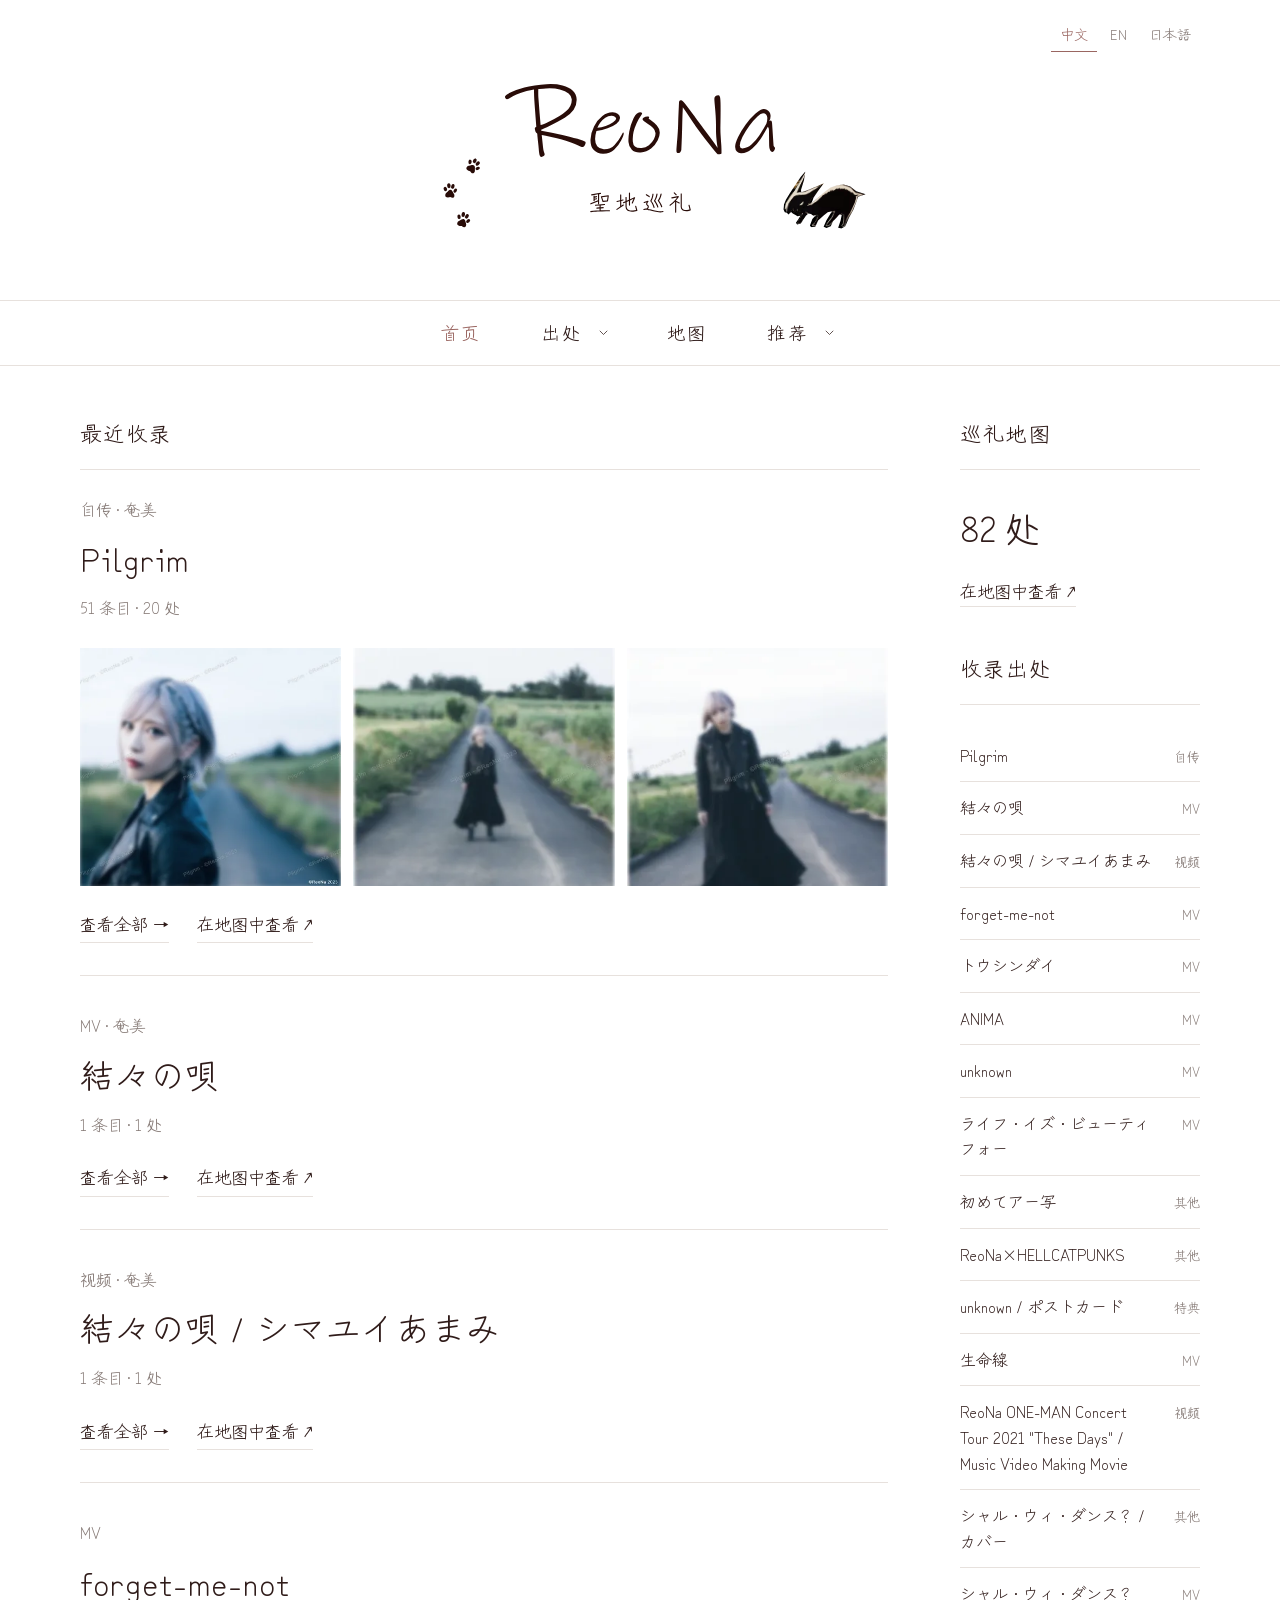
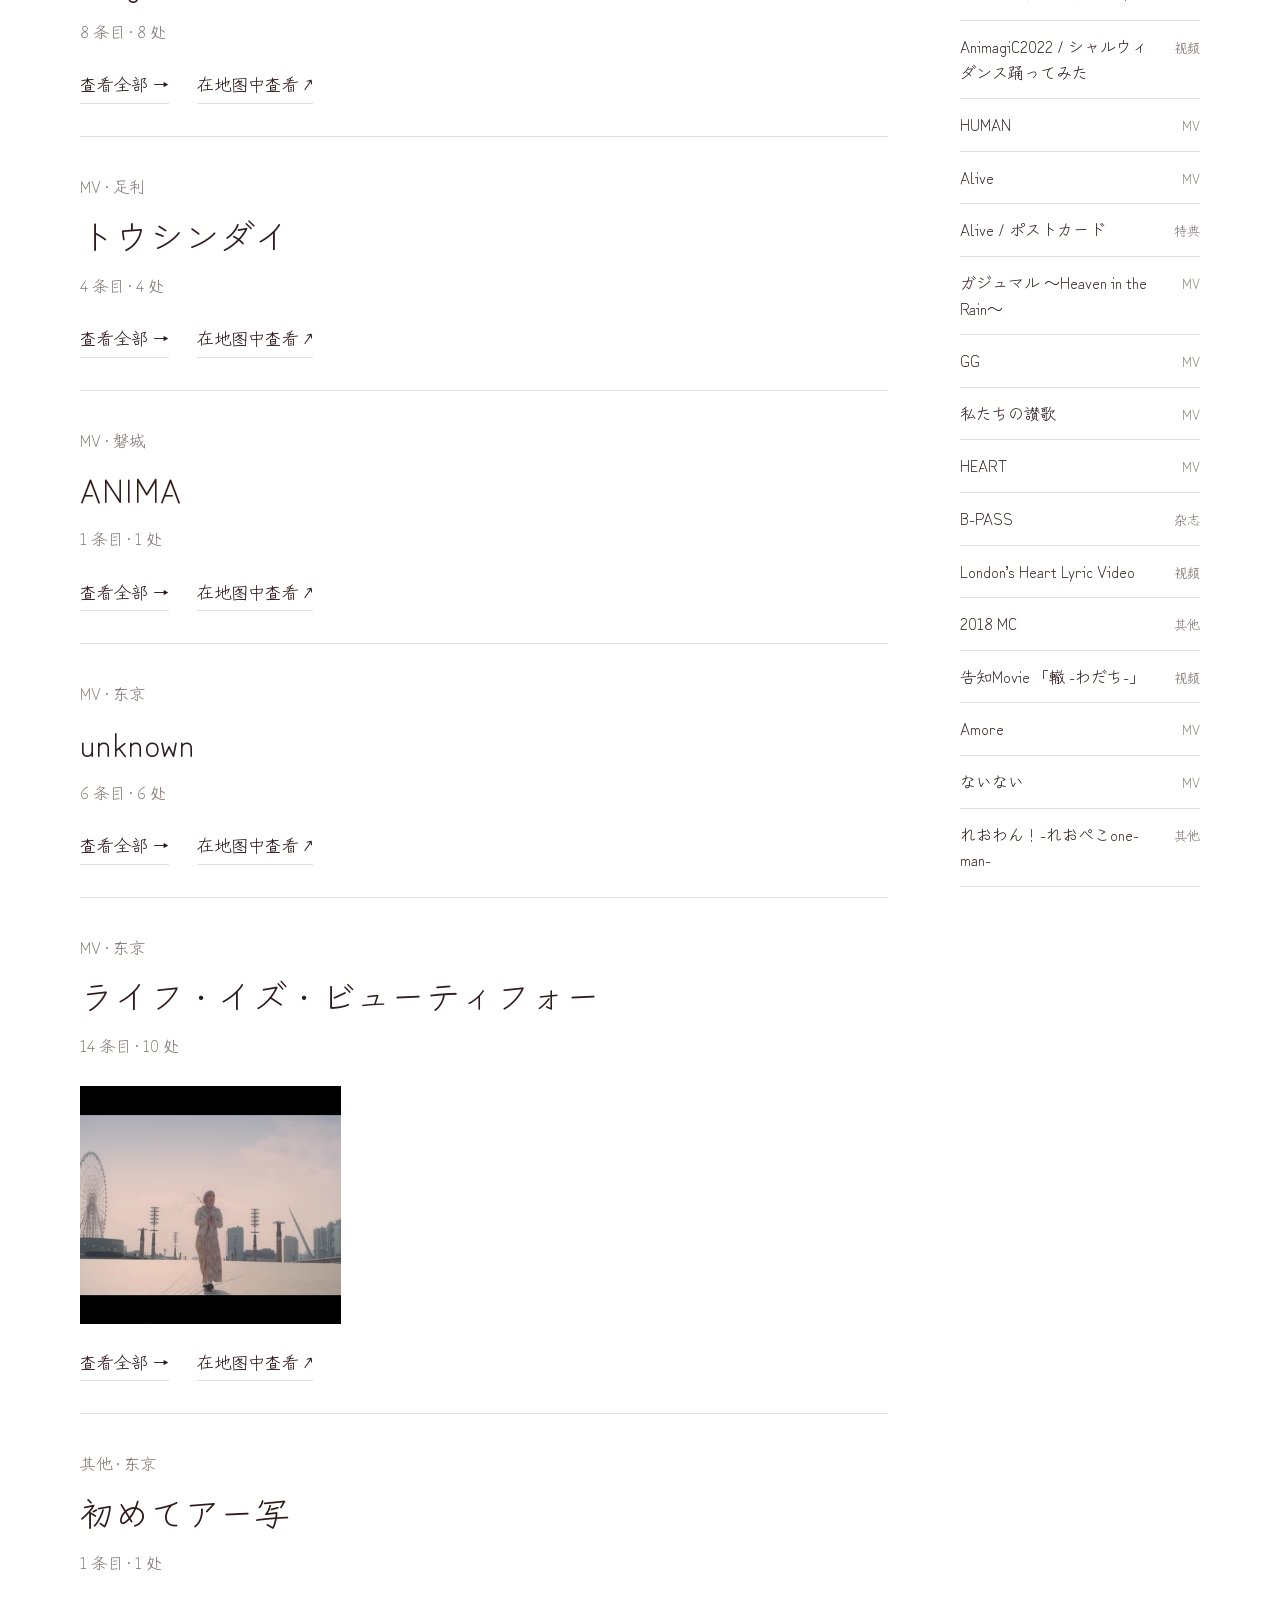
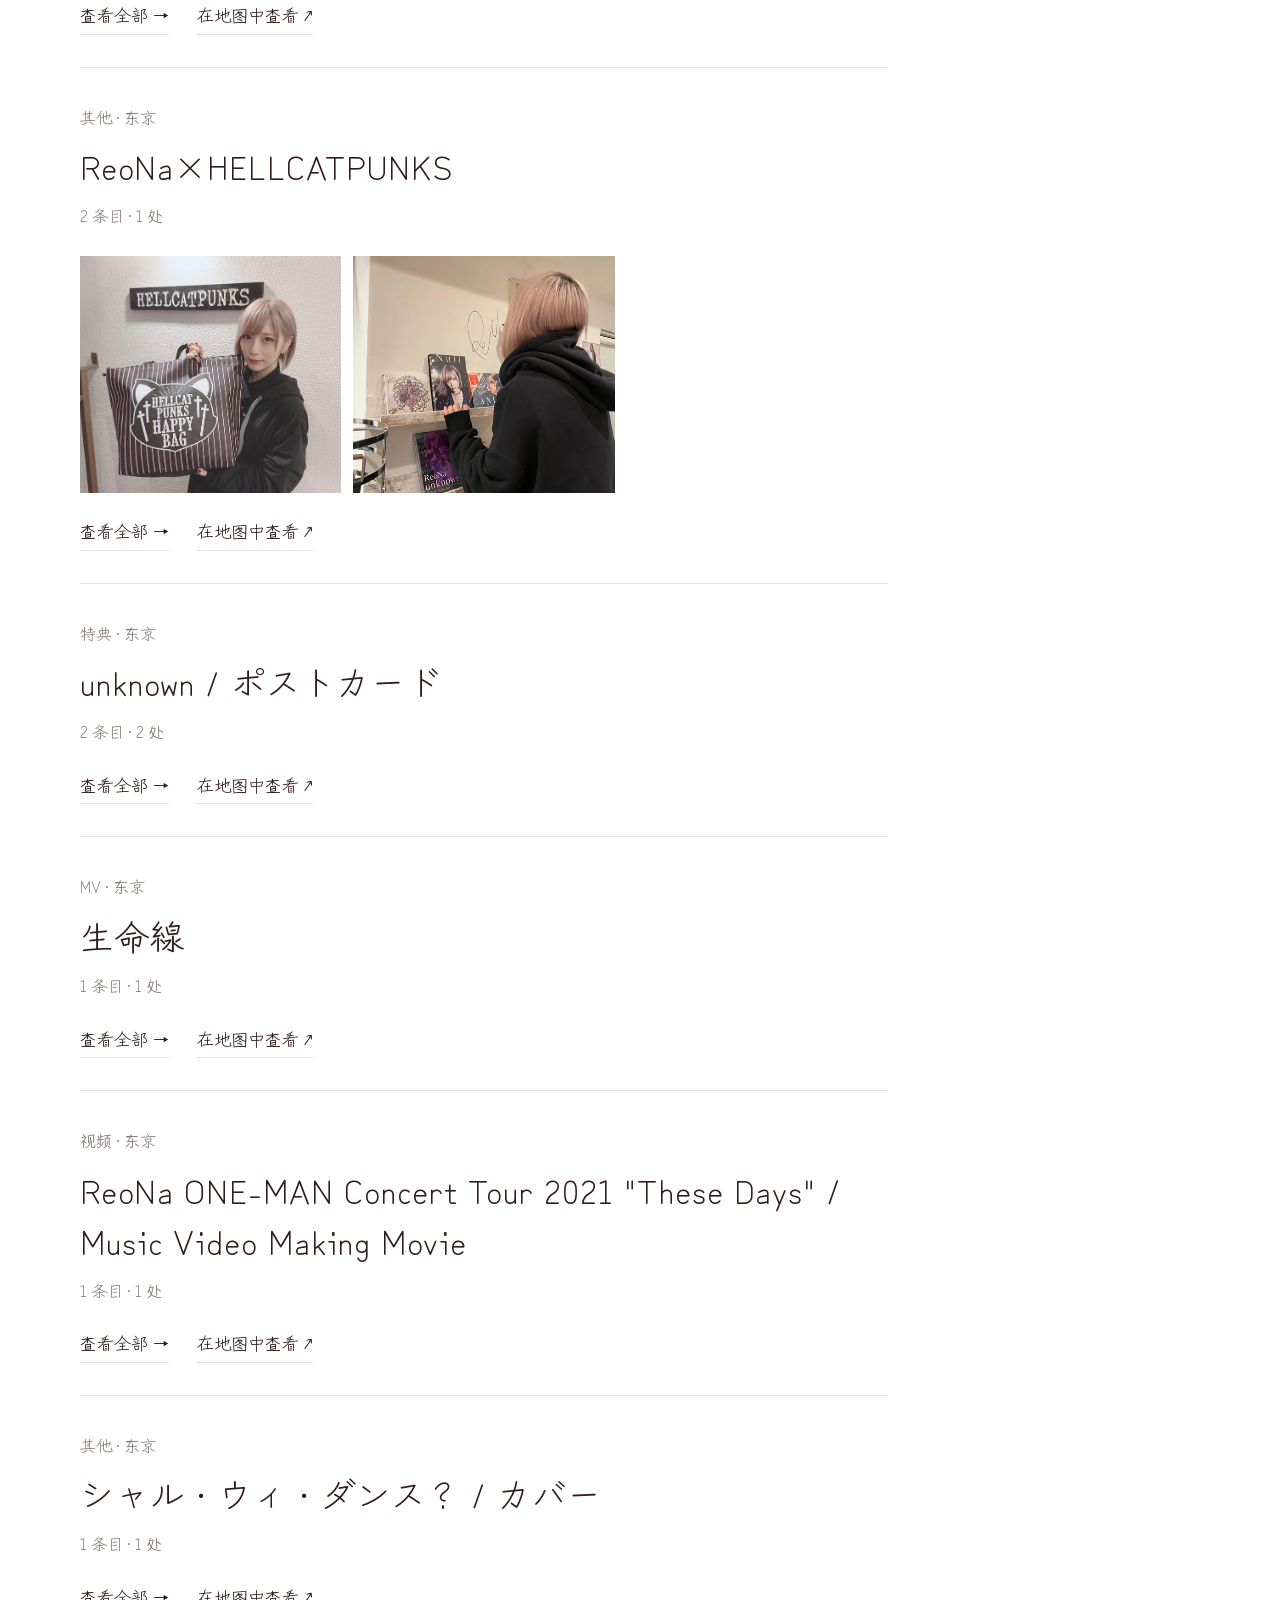
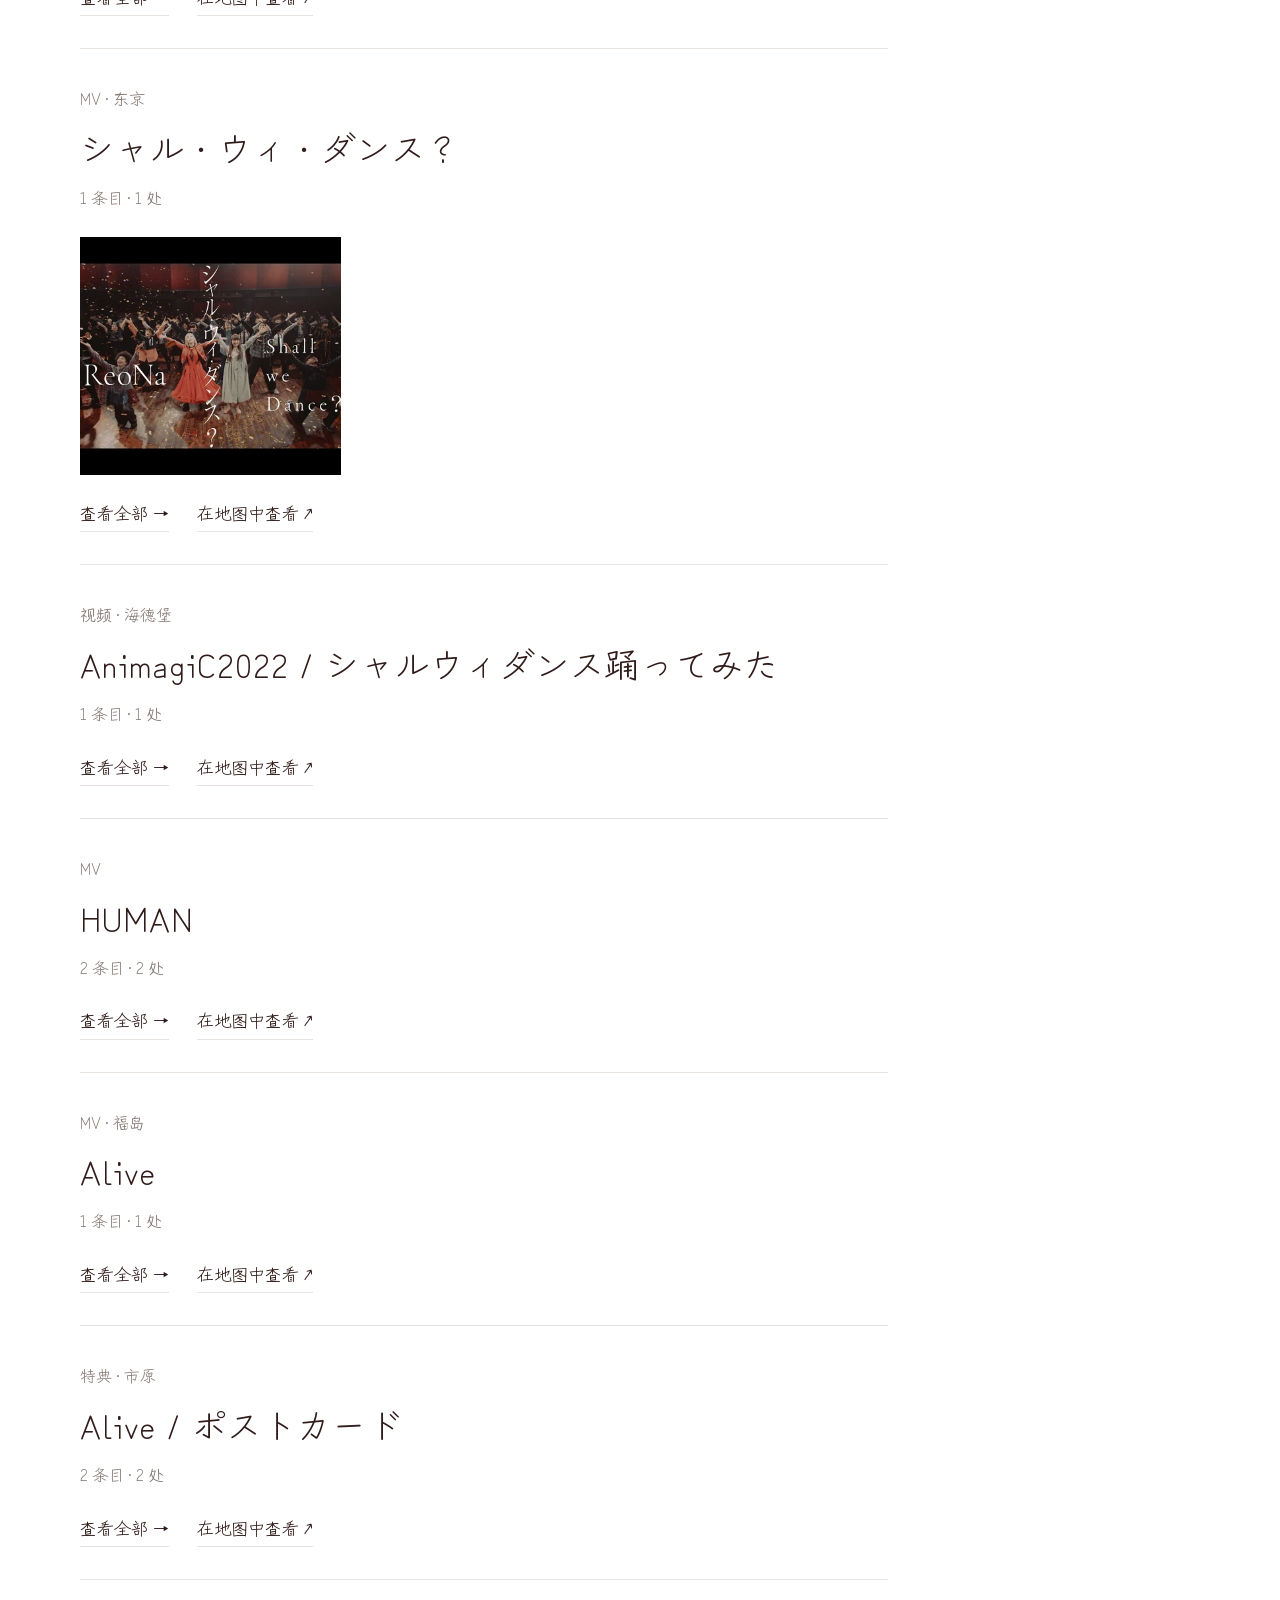
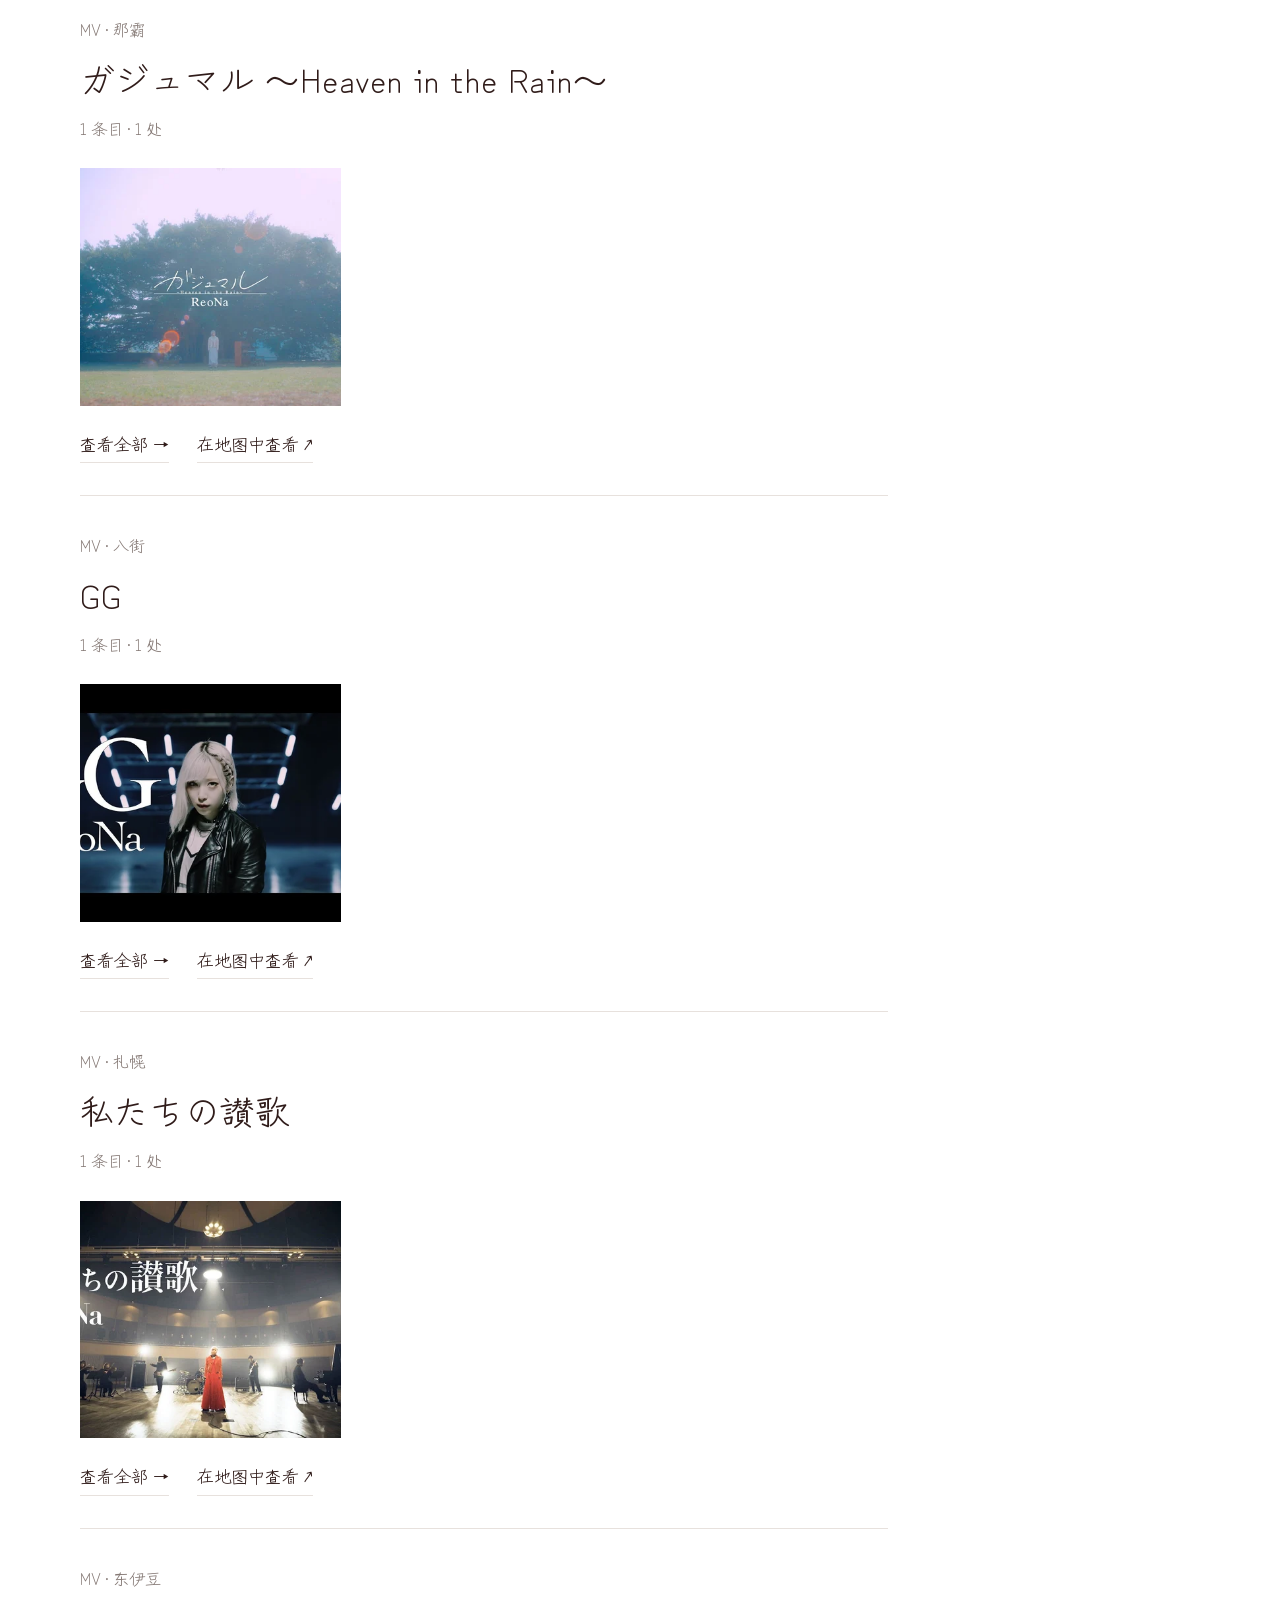
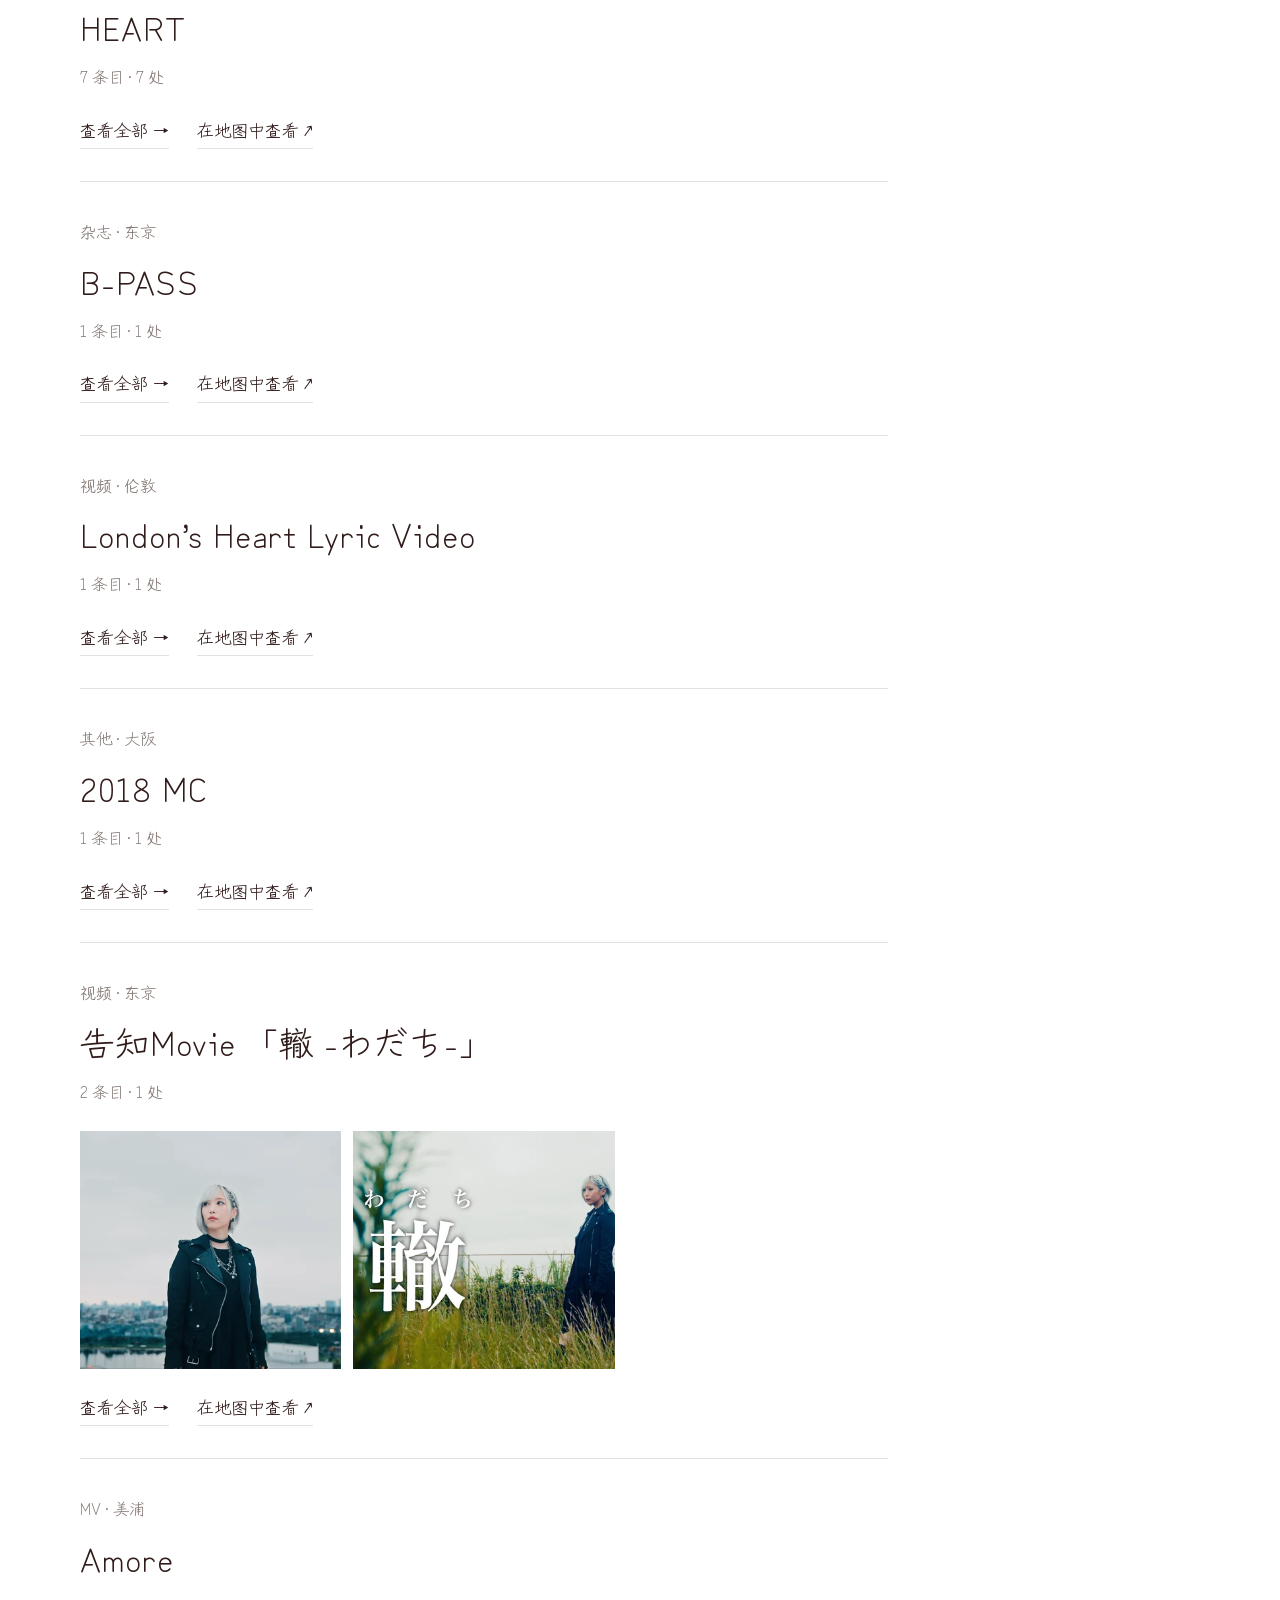
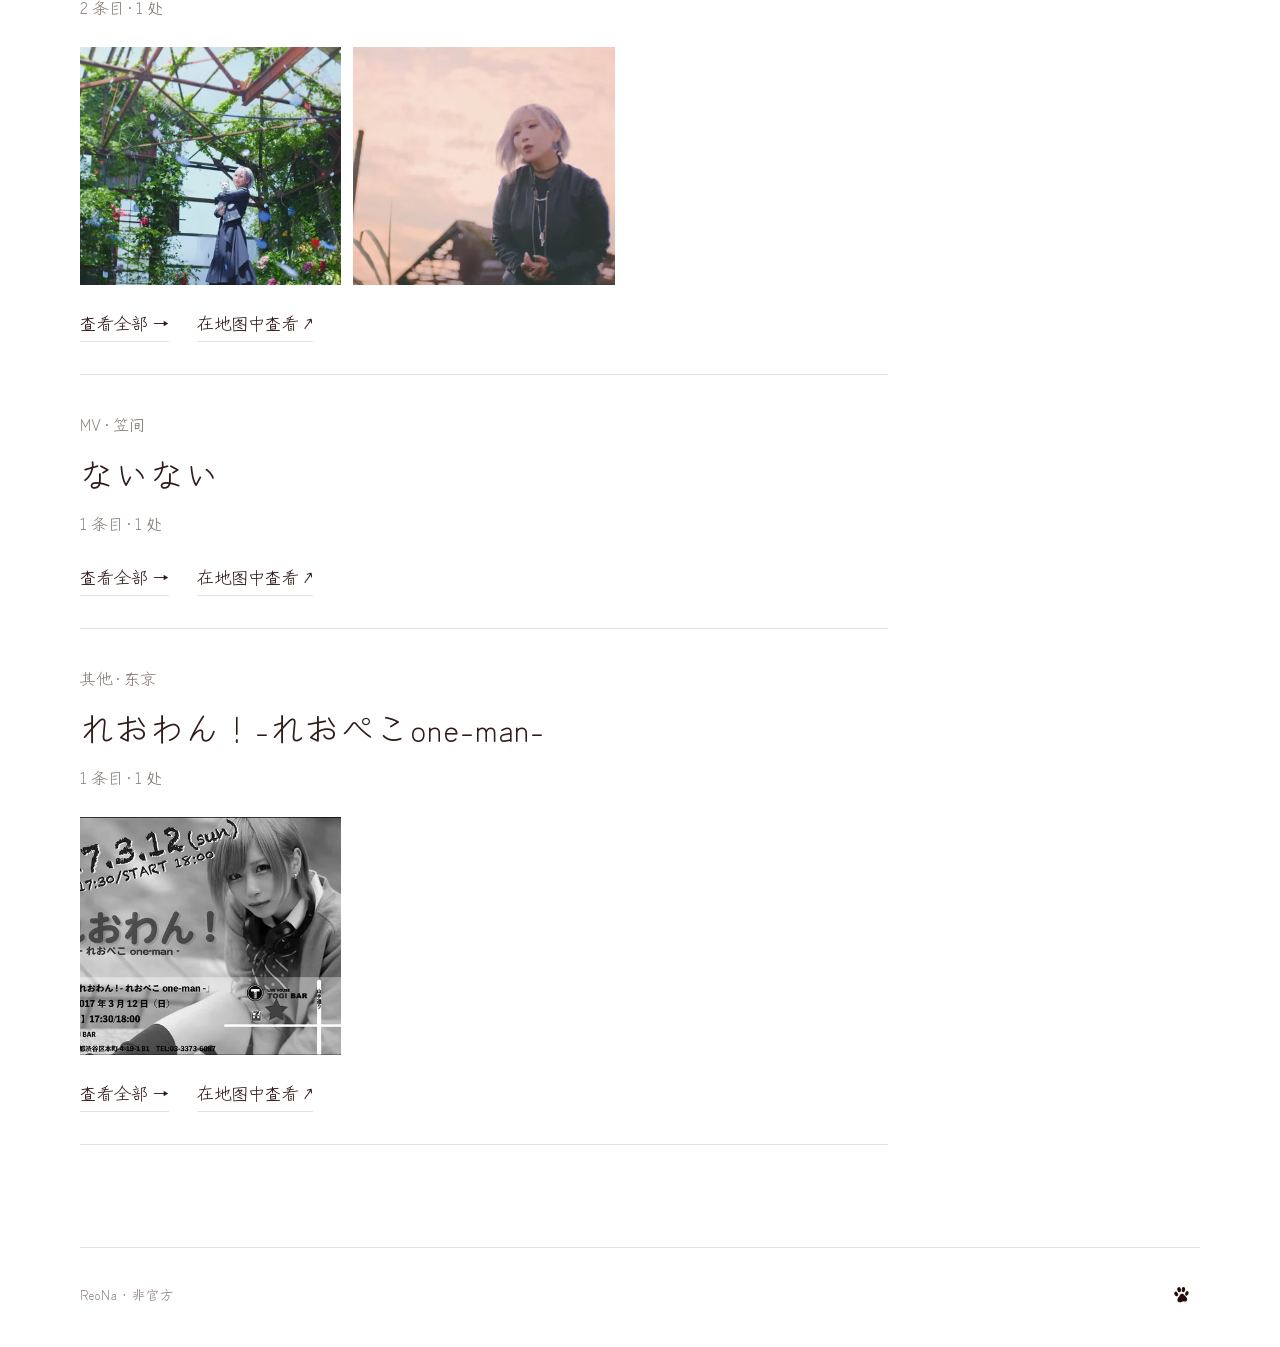
<file: index.html>
<!doctype html>
<html lang="zh-CN">
<head>
<meta charset="utf-8">
<meta name="viewport" content="width=device-width,initial-scale=1">
<meta name="theme-color" content="#ffffff">
<meta name="description" content="ReoNa 圣地巡礼">
<title>ReoNa · 圣地巡礼</title>
<link rel="icon" href="data:,">
<link rel="preload" href="fonts/pilgrimage-hand-jp.woff" as="font" type="font/woff" crossorigin><link rel="preload" href="fonts/pilgrimage-hand-sc.woff" as="font" type="font/woff" crossorigin><link rel="stylesheet" href="style.css">
<script src="data.js" defer></script>
<script src="preview-data.js" defer></script><script src="branding.js" defer></script><script src="source-menu.js" defer></script><script src="recommendation-categories.js" defer></script><script src="recommendation-nav.mjs" type="module"></script>
<script src="reference-preview.js" defer></script>
<script src="app.js" type="module"></script>
</head>
<body>
<a class="skip-link" href="#content"><span data-i18n="跳至内容">跳至内容</span></a>
<header class="masthead" id="top"><div class="language-switch" role="group" aria-label="语言" data-i18n-aria-label="语言"><button type="button" data-language="zh" aria-pressed="true" lang="zh-CN">中文</button><button type="button" data-language="en" aria-pressed="false" lang="en">EN</button><button type="button" data-language="ja" aria-pressed="false" lang="ja">日本語</button></div>
  <h1 class="sr-only">ReoNa <span data-i18n="圣地巡礼">聖地巡礼</span></h1>
  <a class="brand-home-link" href="index.html" aria-label="首页" data-i18n-aria-label="首页"><div class="brand-composition" aria-hidden="true">
    <span class="brand-wordmark brand-text">ReoNa</span>
    <span class="brand-subtitle brand-text">聖地巡礼</span>
    <div class="brand-decoration" id="brand-decoration"></div>
  </div></a>
</header>
<nav class="source-nav" aria-label="主导航" data-i18n-aria-label="主导航">
  <div class="source-nav-inner"><a class="nav-link home-link" href="index.html" data-i18n="首页">首页</a><div class="source-menu" id="source-menu">
    <button class="source-toggle" id="source-toggle" type="button" aria-expanded="false" aria-controls="source-dropdown"><span data-i18n="出处">出处</span><svg viewBox="0 0 12 8" aria-hidden="true"><path d="m1 1 5 5 5-5"/></svg></button>
    <div class="source-dropdown" id="source-dropdown" hidden><div class="source-options" id="source-options"></div></div>
  </div><a class="nav-link" href="map.html" data-i18n="地图">地图</a><div class="source-menu" id="recommendation-menu"><button class="source-toggle" id="recommendation-toggle" type="button" aria-expanded="false" aria-controls="recommendation-dropdown"><span data-i18n="推荐">推荐</span><svg viewBox="0 0 12 8" aria-hidden="true"><path d="m1 1 5 5 5-5"/></svg></button><div class="source-dropdown" id="recommendation-dropdown" hidden><div class="source-options" id="recommendation-options"></div></div></div></div>
</nav>
<main class="page-width" id="content" tabindex="-1">
<section id="home-view" class="home-layout"><section class="home-journal" aria-labelledby="home-title"><h2 class="section-title" id="home-title" data-i18n="最近收录">最近收录</h2><div id="home-feed"></div></section><aside class="home-aside"><section><h2 class="section-title" data-i18n="巡礼地图">巡礼地图</h2><p id="home-map-summary" class="home-map-summary"></p><a class="text-link" href="map.html" data-i18n="在地图中查看 ↗">在地图中查看 ↗</a></section><section><h2 class="section-title" data-i18n="收录出处">收录出处</h2><div id="home-sources" class="home-sources"></div></section></aside></section>
<section id="gallery-view" hidden>
  <div class="module-heading"><div class="module-title"><h2 id="module-title">Pilgrim</h2><span id="module-region">奄美</span></div><div class="tools" id="gallery-tools"><label class="search"><svg viewBox="0 0 20 20" fill="none" aria-hidden="true"><circle cx="8.5" cy="8.5" r="5.5" stroke="currentColor" stroke-width="1.2"/><path d="m13 13 4 4" stroke="currentColor" stroke-width="1.2"/></svg><input id="page-search" type="search" placeholder="出处搜索" data-i18n-placeholder="出处搜索" aria-label="出处搜索" data-i18n-aria-label="出处搜索"></label><button class="saved-filter" id="saved-filter" type="button" aria-label="只看收藏" data-i18n-aria-label="只看收藏" aria-pressed="false"><svg viewBox="0 0 20 24" fill="none" aria-hidden="true"><path d="M4 3h12v18l-6-4-6 4V3Z" stroke="currentColor" stroke-width="1.2"/></svg><span id="saved-count" hidden></span></button></div></div>
  <div class="photo-grid" id="photo-grid"></div>
  <div class="empty-state" id="empty-state" hidden><p id="empty-message">暂无条目</p><button class="reset-button" id="reset-filter" type="button" hidden><span data-i18n="重置">重置</span></button></div>
  <div class="work-rights" id="work-rights" hidden></div>
  <span id="result-status" class="sr-only" aria-live="polite"></span>
</section>
</main>
<footer class="site-footer"><span data-i18n="ReoNa · 非官方">ReoNa · 非官方</span><a href="#top" id="back-top" aria-label="返回顶部" data-i18n-aria-label="返回顶部"><span aria-hidden="true">↑</span></a></footer>
<dialog class="photo-dialog" id="photo-dialog" aria-labelledby="detail-title">
  <a class="detail-back" id="detail-back" href="index.html#source/pilgrim" hidden><span data-i18n="← 返回图集">← 返回图集</span></a>
  <button class="close-button" id="close-detail" type="button" aria-label="关闭" data-i18n-aria-label="关闭">×</button>
  <div class="detail-image-wrap"><img id="detail-image" alt="" hidden><div id="detail-reference" hidden></div><div id="detail-placeholder" class="image-placeholder" hidden data-i18n="图片待补充">图片待补充</div></div>
  <div class="detail-bar"><h2 id="detail-title"></h2><div class="detail-actions"><button id="previous-photo" type="button" aria-label="上一张" data-i18n-aria-label="上一张">←</button><button id="next-photo" type="button" aria-label="下一张" data-i18n-aria-label="下一张">→</button><button class="detail-save" id="detail-save" type="button" aria-label="收藏" data-i18n-aria-label="收藏" aria-pressed="false"><svg viewBox="0 0 20 24" fill="none" aria-hidden="true"><path d="M4 3h12v18l-6-4-6 4V3Z" stroke="currentColor" stroke-width="1.2"/></svg></button></div></div>
  <div class="detail-meta" id="detail-meta"></div>
</dialog>
<div class="toast" id="toast" role="status" hidden></div>
<noscript><p class="noscript"><span data-i18n="请启用 JavaScript。">请启用 JavaScript。</span></p></noscript>
</body>
</html>
</file>
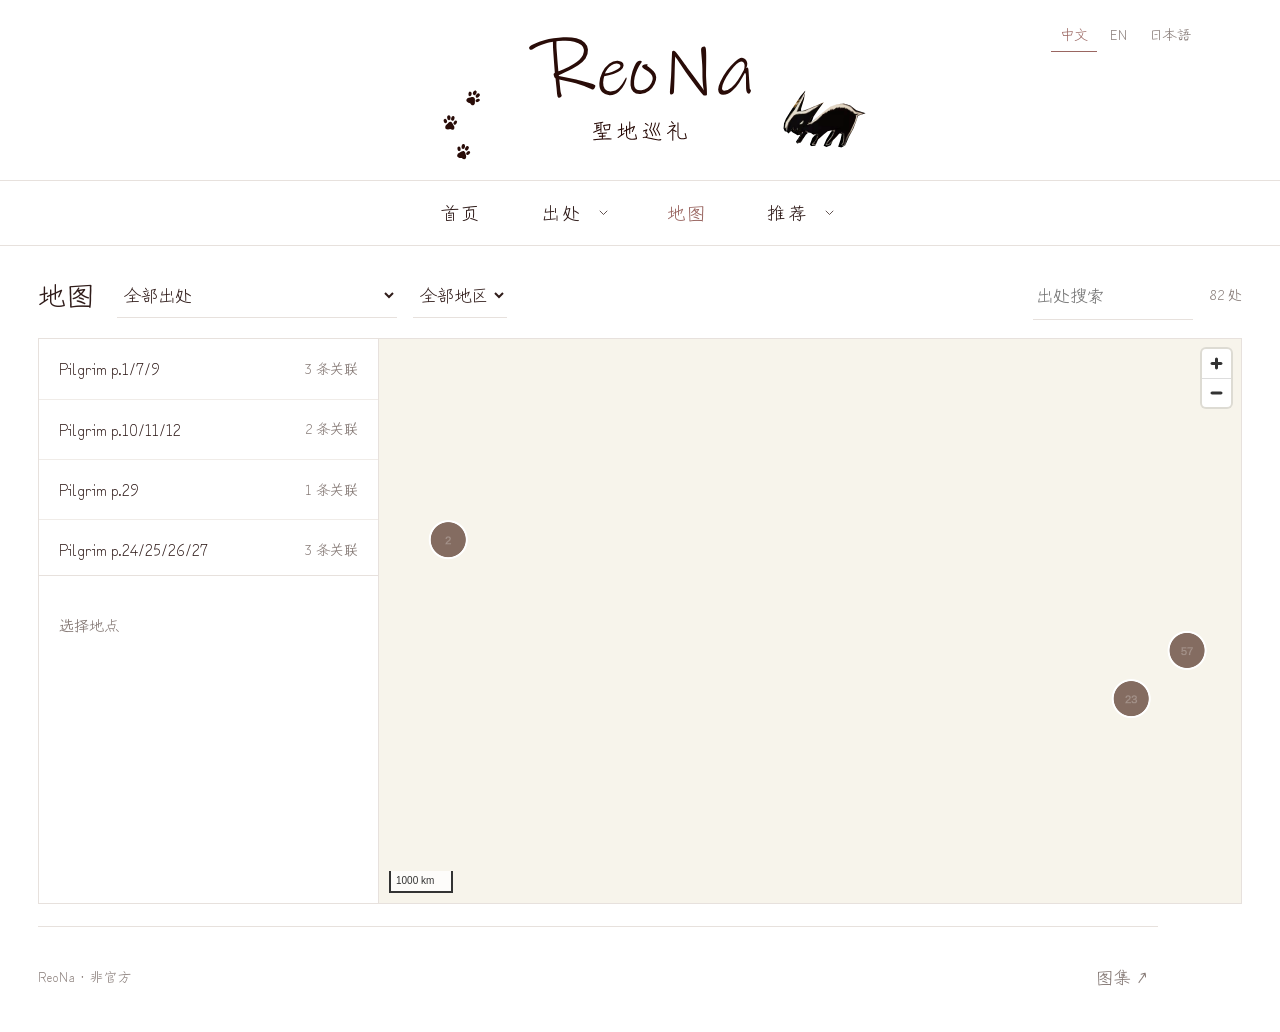
<file: map.html>
<!doctype html><html lang="zh-CN"><head><meta charset="utf-8"><meta name="viewport" content="width=device-width,initial-scale=1"><title>地图 | ReoNa · 圣地巡礼</title><link rel="icon" href="data:,"><link rel="stylesheet" href="vendor/maplibre-6.16.0/maplibre-gl.css"><link rel="preload" href="fonts/pilgrimage-hand-jp.woff" as="font" type="font/woff" crossorigin><link rel="preload" href="fonts/pilgrimage-hand-sc.woff" as="font" type="font/woff" crossorigin><link rel="stylesheet" href="style.css"><link rel="stylesheet" href="map.css"><link rel="preconnect" href="https://tiles.openfreemap.org" crossorigin><link rel="modulepreload" href="vendor/maplibre-6.16.0/maplibre-gl.mjs"><script src="data.js" defer></script><script src="preview-data.js" defer></script><script src="branding.js" defer></script><script src="source-menu.js" defer></script><script src="recommendation-categories.js" defer></script><script src="recommendation-nav.mjs" type="module"></script><script src="reference-preview.js" defer></script><script type="module" src="map-page.mjs"></script></head><body class="map-page"><a class="skip-link" href="#map-main"><span data-i18n="跳至地图">跳至地图</span></a><header class="masthead" id="top"><div class="language-switch" role="group" aria-label="语言" data-i18n-aria-label="语言"><button type="button" data-language="zh" aria-pressed="true" lang="zh-CN">中文</button><button type="button" data-language="en" aria-pressed="false" lang="en">EN</button><button type="button" data-language="ja" aria-pressed="false" lang="ja">日本語</button></div><h1 class="sr-only">ReoNa <span data-i18n="圣地巡礼">聖地巡礼</span></h1><a class="brand-home-link" href="index.html" aria-label="首页" data-i18n-aria-label="首页"><div class="brand-composition" aria-hidden="true"><span class="brand-wordmark brand-text">ReoNa</span><span class="brand-subtitle brand-text">聖地巡礼</span></div></a></header><nav class="source-nav" aria-label="主导航" data-i18n-aria-label="主导航"><div class="source-nav-inner"><a class="nav-link home-link" href="index.html" data-i18n="首页">首页</a><div class="source-menu" id="source-menu"><button class="source-toggle" id="source-toggle" type="button" aria-expanded="false" aria-controls="source-dropdown"><span data-i18n="出处">出处</span><svg viewBox="0 0 12 8" aria-hidden="true"><path d="m1 1 5 5 5-5"/></svg></button><div class="source-dropdown" id="source-dropdown" hidden><div class="source-options" id="source-options"></div></div></div><a class="nav-link" href="map.html" aria-current="page" data-i18n="地图">地图</a><div class="source-menu" id="recommendation-menu"><button class="source-toggle" id="recommendation-toggle" type="button" aria-expanded="false" aria-controls="recommendation-dropdown"><span data-i18n="推荐">推荐</span><svg viewBox="0 0 12 8" aria-hidden="true"><path d="m1 1 5 5 5-5"/></svg></button><div class="source-dropdown" id="recommendation-dropdown" hidden><div class="source-options" id="recommendation-options"></div></div></div></div>
</nav>
<main id="map-main"><div class="map-toolbar"><h2 data-i18n="地图">地图</h2><label class="map-source-filter"><span class="sr-only"><span data-i18n="筛选出处">筛选出处</span></span><select id="map-source"></select></label><label><span class="sr-only"><span data-i18n="地区">地区</span></span><select id="map-region"><option value="amami" data-i18n="奄美">奄美</option><option value="all" data-i18n="全部地区">全部地区</option></select></label><label class="map-search"><span class="sr-only"><span data-i18n="出处搜索">出处搜索</span></span><input id="map-search" type="search" placeholder="出处搜索" data-i18n-placeholder="出处搜索"></label><label class="local-candidates" id="candidate-control" hidden><input type="checkbox" id="show-candidates"><span data-i18n="待匹配">待匹配</span></label><span id="map-count" aria-live="polite"></span></div>
<div class="map-layout"><aside class="map-sidebar"><div class="map-results" id="map-results" aria-label="地点列表" data-i18n-aria-label="地点列表"></div><section class="place-detail" id="place-detail" aria-live="polite"><p class="map-empty"><span data-i18n="选择地点">选择地点</span></p></section></aside><div class="map-stage"><div id="pilgrimage-map" role="region" aria-label="巡礼地图" data-i18n-aria-label="巡礼地图"></div><div class="map-feedback" id="map-feedback" role="status">地图加载中…</div><button type="button" id="map-retry" hidden><span data-i18n="重试">重试</span></button><button type="button" id="map-recenter" hidden><span data-i18n="回到选中点">回到选中点</span></button></div></div></main><footer class="site-footer"><span data-i18n="ReoNa · 非官方">ReoNa · 非官方</span><a class="footer-gallery" href="index.html"><span data-i18n="图集 ↗">图集 ↗</span></a></footer></body></html>
</file>
<file: style.css>
:root{--ink:#301c1a;--accent:#9a6661;--muted:#857975;--line:#e7e1dd;--paper:#f7f5f2;--hand:"Pilgrimage Hand JP","Pilgrimage Hand SC","KaiTi","Yu Mincho",serif;--sans:var(--hand);--serif:var(--hand)}
*{box-sizing:border-box}html{scroll-behavior:smooth;scroll-padding-top:90px}body{margin:0;color:var(--ink);background:#fff;font:18px/1.85 var(--sans);-webkit-font-smoothing:antialiased}body.modal-open{overflow:hidden}a{color:inherit;text-decoration:none}button,input{font:inherit;color:inherit}button{cursor:pointer;background:none;border:0}a,button,input{-webkit-tap-highlight-color:transparent}a:hover,button:hover{color:var(--accent)}img{display:block;width:100%;height:auto}h1,h2,p{margin:0}button:disabled{opacity:.3;cursor:default}[hidden]{display:none!important}button:focus-visible,a:focus-visible,input:focus-visible{outline:2px solid var(--accent);outline-offset:4px}.page-width{width:min(1120px,calc(100% - 112px));margin-inline:auto}.skip-link{position:fixed;top:-60px;left:16px;z-index:50;background:var(--ink);color:#fff;padding:8px 14px}.skip-link:focus{top:8px}.sr-only{position:absolute;width:1px;height:1px;padding:0;margin:-1px;overflow:hidden;clip:rect(0,0,0,0);white-space:nowrap;border:0}
.masthead{height:285px;display:flex;flex-direction:column;align-items:center;justify-content:center;padding-top:9px}.masthead h1{font:italic 91px/1.12 Georgia,serif;letter-spacing:-5px;font-weight:400}.masthead h1 span{color:var(--accent)}.masthead p{font-family:var(--serif);font-size:16px;letter-spacing:5px;margin-top:17px;padding-left:5px}.module-heading{display:flex;align-items:center;justify-content:space-between;gap:24px;margin-top:51px;margin-bottom:27px;min-height:44px}.module-title{display:flex;align-items:baseline;gap:18px}.module-title h2{font:italic 32px/1.3 Georgia,serif;font-weight:400;letter-spacing:-.7px}.module-title>span{font-size:15px;letter-spacing:2px;color:var(--muted)}.tools{display:flex;align-items:center;gap:23px}.search{display:flex;align-items:center;gap:12px;min-height:44px}.search svg{width:17px;height:17px;flex-shrink:0}.search input{font-size:16px;width:130px;max-width:100%;border:0;background:none;padding:10px 0;outline-offset:2px}.search input::placeholder{color:#a39690;letter-spacing:2px}.saved-filter{display:flex;align-items:center;justify-content:center;gap:7px;min-width:40px;min-height:44px;padding:7px 3px;font-size:14px}.saved-filter svg,.detail-save svg,.save-photo svg{width:17px;height:21px}.saved-filter[aria-pressed="true"] svg,.detail-save[aria-pressed="true"] svg,.save-photo[aria-pressed="true"] svg{fill:var(--ink)}.photo-grid{display:grid;grid-template-columns:repeat(3,minmax(0,1fr));column-gap:30px;row-gap:37px}.photo-card{min-width:0}.photo-open{display:block;width:100%;padding:0;text-align:left}.photo-image{display:block;overflow:hidden;background:var(--paper)}.photo-image img{aspect-ratio:1.24;object-fit:cover;transition:transform .5s;filter:saturate(.88)}.photo-open:hover .photo-image img{transform:scale(1.025)}.photo-caption{display:flex;align-items:center;justify-content:space-between;gap:10px;padding-top:12px}.photo-caption .caption-open{font-size:18px;letter-spacing:.25px;padding:4px 0;text-align:left;line-height:1.6}.save-photo{display:grid;place-items:center;flex-shrink:0;width:36px;height:36px;padding:8px;color:var(--muted)}.save-photo svg{width:13px;height:17px}.photo-caption .caption-open:focus-visible{outline-offset:2px}.page-basis{font-size:13px;letter-spacing:.3px;color:var(--muted);margin-top:35px}.empty-state{min-height:350px;display:flex;flex-direction:column;justify-content:center;align-items:center;gap:20px;color:var(--muted);font-size:16px;letter-spacing:1px}.reset-button{font-size:15px;border-bottom:1px solid var(--line);padding:2px 8px;letter-spacing:1px}.site-footer{width:min(1120px,calc(100% - 112px));margin:67px auto 0;border-top:1px solid var(--line);display:flex;align-items:center;justify-content:space-between;padding:27px 0 32px;color:var(--muted);font-size:13px;letter-spacing:1px}.site-footer>a{font-size:23px;line-height:1.5;padding:3px 8px}
.photo-dialog{width:min(1000px,calc(100% - 64px));max-height:92dvh;padding:0;border:0;background:#fff;color:var(--ink);overflow:auto}.photo-dialog::backdrop{background:#241813aa;backdrop-filter:blur(4px)}.close-button{position:absolute;right:12px;top:10px;width:40px;height:40px;z-index:2;background:#fffffff2;font-size:29px;line-height:1}.detail-image-wrap{height:calc(88dvh - 82px);min-height:220px;background:var(--paper);padding:0 50px}.detail-image-wrap img{width:100%;height:100%;object-fit:contain}.detail-bar{display:flex;align-items:center;justify-content:space-between;gap:20px;min-height:82px;padding:14px 27px}.detail-bar h2{font:400 17px/1.5 var(--sans);letter-spacing:.5px}.detail-actions{display:flex;align-items:center;gap:12px}.detail-actions button{min-width:40px;height:44px;display:grid;place-items:center;font-size:22px;padding:5px}.detail-actions .detail-save{margin-left:8px}.toast{position:fixed;left:50%;bottom:24px;transform:translateX(-50%);z-index:40;background:var(--ink);color:#fff;padding:9px 19px;font-size:15px;letter-spacing:1px;white-space:nowrap}.noscript{text-align:center;padding:30px}
@media(min-width:1600px){.masthead{height:320px}}
@media(max-width:1000px){.page-width,.site-footer{width:calc(100% - 72px)}.photo-grid{grid-template-columns:repeat(2,minmax(0,1fr));column-gap:25px}.masthead{height:260px}.module-heading{margin-top:42px}}
@media(max-width:600px){html{scroll-padding-top:75px}.page-width,.site-footer{width:calc(100% - 44px)}.masthead{height:245px;padding-top:2px}.masthead h1{font-size:76px;letter-spacing:-4px}.masthead p{font-size:15px;letter-spacing:4px;margin-top:17px}.module-heading{margin-top:32px;margin-bottom:21px;gap:14px}.module-title{gap:13px}.module-title h2{font-size:29px}.module-title>span{font-size:14px;letter-spacing:1px}.tools{gap:10px}.search{gap:8px}.search svg{width:15px;height:15px}.search input{font-size:16px;width:76px;padding:8px 0}.search input::placeholder{font-size:15px;letter-spacing:1px}.saved-filter{min-width:30px;font-size:13px;gap:4px}.saved-filter svg{width:15px;height:19px}.photo-grid{grid-template-columns:1fr;gap:27px}.photo-image img{aspect-ratio:1.24}.photo-caption{padding-top:8px}.photo-caption .caption-open{font-size:18px;letter-spacing:.3px}.save-photo{width:34px;height:34px}.page-basis{font-size:13px;margin-top:26px}.empty-state{min-height:300px;font-size:15px}.site-footer{margin-top:43px;padding-top:23px;padding-bottom:24px;font-size:12px}.photo-dialog{width:calc(100% - 22px);max-height:92dvh}.detail-image-wrap{height:calc(86dvh - 74px);padding:0;min-height:240px}.detail-bar{min-height:74px;padding:11px 17px;gap:9px}.detail-bar h2{font-size:18px}.detail-actions{gap:0}.detail-actions button{width:35px;min-width:35px;font-size:20px}.detail-actions .detail-save{margin-left:1px}.detail-save svg{width:14px;height:18px}.close-button{right:8px;top:8px;width:34px;height:34px;font-size:27px}.toast{font-size:14px;padding:8px 17px}}
@media(max-width:360px){.module-title{gap:8px}.module-title h2{font-size:27px}.tools{gap:5px}.search input{width:63px}.module-heading{gap:8px}}
@media(prefers-reduced-motion:reduce){html{scroll-behavior:auto}*,*:before,*:after{transition:none!important}}

.photo-card{position:relative}.save-photo{position:absolute;right:0;bottom:0}.photo-caption{padding-right:40px}

/* Branding slots and work navigation */
.masthead{height:300px;padding:0}.brand-composition{position:relative;width:330px;padding:0 20px 20px}.brand-wordmark{width:280px;height:109px;object-fit:contain;margin:0 auto}.brand-subtitle{width:103px;height:23px;object-fit:contain;margin:16px auto 0}.kuro-mascot{position:absolute;width:84px;height:73px;right:-62px;bottom:-3px;transform:rotate(3deg)}.paw-trail{position:absolute;left:-34px;top:91px;width:48px;height:93px}.paw-trail img{position:absolute;width:16px;height:18px;transform:rotate(24deg)}.paw-trail img:nth-child(1){left:24px;top:0;transform:rotate(36deg)}.paw-trail img:nth-child(2){left:1px;top:25px;transform:rotate(5deg)}.paw-trail img:nth-child(3){left:14px;top:54px;transform:rotate(20deg)}.module-title h2{font-family:var(--sans);font-style:normal;font-weight:400;font-size:26px;letter-spacing:1px}.site-footer>a{padding:10px}.site-footer>a img{width:17px;height:20px;transform:rotate(-7deg)}#content:focus{outline:none}
@media(min-width:1600px){.masthead{height:325px}}
@media(max-width:600px){.masthead{height:265px}.brand-composition{width:264px;padding:0 12px 19px}.brand-wordmark{width:238px;height:96px}.brand-subtitle{width:91px;height:21px;margin-top:12px}.kuro-mascot{width:62px;height:56px;right:-29px;bottom:0}.paw-trail{left:-17px;top:80px;width:35px;height:79px}.paw-trail img{width:13px;height:15px}.paw-trail img:nth-child(1){left:17px;top:0}.paw-trail img:nth-child(2){left:0;top:23px}.paw-trail img:nth-child(3){left:9px;top:47px}.module-title h2{font-size:24px;letter-spacing:.8px}.site-footer>a img{width:15px;height:18px}}
@media(max-width:360px){.brand-composition{width:245px}.brand-wordmark{width:221px}.kuro-mascot{right:-22px;width:57px}.paw-trail{left:-10px}}


/* Text fallback keeps the header usable without image assets. */
.brand-text{display:block;text-align:center}
.brand-wordmark.brand-text{font:italic 83px/109px "Ink Free",Georgia,serif;letter-spacing:-5px}
.brand-subtitle.brand-text{font:15px/23px "Yu Mincho",SimSun,serif;letter-spacing:4px;width:auto}
.photo-image{aspect-ratio:1.24}
@media(max-width:600px){.brand-wordmark.brand-text{font-size:72px;line-height:96px}.brand-subtitle.brand-text{font-size:17px;line-height:21px}}

/* Source dropdown: one level, thin rules, quiet type, generous spacing. */
.source-nav{position:sticky;top:0;z-index:10;background:#fffffff7;backdrop-filter:blur(12px);border-block:1px solid var(--line)}
.source-nav-inner{width:min(1120px,calc(100% - 112px));margin:auto;display:flex;justify-content:center}
.source-menu{position:relative}
.source-toggle{height:64px;min-width:132px;display:flex;align-items:center;justify-content:center;gap:16px;font-size:17px;letter-spacing:3px;padding:0 24px}
.source-toggle svg{width:9px;height:6px;fill:none;stroke:currentColor;stroke-width:1;transition:transform .2s}
.source-toggle[aria-expanded="true"] svg{transform:rotate(180deg)}
.source-dropdown{position:absolute;top:100%;left:50%;transform:translateX(-50%);width:390px;max-width:calc(100vw - 32px);padding:18px 30px 23px;background:#fff;border:1px solid var(--line);border-top:0;box-shadow:0 14px 24px #301c1a08}
.source-options{max-height:min(58dvh,520px);overflow-y:auto;overscroll-behavior:contain;scrollbar-width:thin;scrollbar-color:#d8cfca transparent;scrollbar-gutter:stable;padding-inline-end:16px}
.source-option{display:flex;align-items:baseline;justify-content:space-between;gap:18px;min-height:48px;padding:13px 0;border-bottom:1px solid var(--line);font-size:16px;letter-spacing:.6px}
.source-option:last-child{border-bottom:0}.source-option span{line-height:1.7}.source-option small{flex-shrink:0;color:var(--muted);font-size:13px;letter-spacing:1px}.source-option[aria-current="page"]{color:var(--accent)}
.source-option[aria-current="page"] span:before{content:"";display:inline-block;vertical-align:middle;width:3px;height:3px;background:currentColor;border-radius:50%;margin-right:9px}
.detail-meta{padding:0 27px 25px;display:grid;gap:18px;font-size:16px}.detail-meta:empty{display:none}.detail-meta section{border-top:1px solid var(--line);padding-top:17px}.detail-meta h3{font-size:14px;color:var(--muted);font-weight:400;letter-spacing:2px;margin:0 0 9px}.detail-meta p{margin:4px 0}.detail-meta a{border-bottom:1px solid var(--line)}.detail-location{padding:9px 0}.detail-location+.detail-location{border-top:1px solid var(--line)}.detail-muted{font-size:14px;color:var(--muted)}.map-links{display:flex;gap:20px;flex-wrap:wrap;margin-top:8px}
.detail-image-wrap{height:calc(65dvh - 60px)}
@media(max-width:1000px){.source-nav-inner{width:calc(100% - 72px)}}
@media(max-width:600px){.source-nav-inner{width:calc(100% - 44px)}.source-toggle{height:56px;font-size:16px;min-width:112px;gap:13px}.source-dropdown{width:calc(100vw - 44px);padding:12px 23px 17px}.source-options{max-height:55dvh}.source-option{min-height:47px;font-size:15px;gap:13px}.source-option small{font-size:12px}.detail-meta{padding:0 17px 20px;font-size:15px}.detail-image-wrap{height:46dvh;min-height:220px}}

/* Book-reference previews are private style studies; release assets must be processed files. */
.nav-link{height:64px;display:flex;align-items:center;justify-content:center;min-width:94px;padding:0 18px;font-size:16px;letter-spacing:2px}.nav-link[aria-current=page]{color:var(--accent)}.nav-link[hidden]{display:none}
.work-rights{margin:30px 0 10px;padding-top:20px;border-top:1px solid var(--line);display:flex;gap:12px 24px;justify-content:space-between;flex-wrap:wrap;font-size:14px;color:var(--muted)}.work-rights[hidden]{display:none}.work-rights a{border-bottom:1px solid var(--line);color:var(--ink)}
.reference-preview{display:block;position:relative;width:100%;height:100%;overflow:hidden;container-type:inline-size;background:#eee9e3}.reference-preview>img{width:100%;height:100%;object-fit:contain;filter:blur(var(--reference-blur,0.6cqi)) saturate(var(--reference-saturation,.8));transform:scale(1.015)}
.reference-watermarks{position:absolute;inset:-10%;display:grid;grid-template-columns:repeat(3,1fr);grid-template-rows:repeat(3,1fr);align-items:center;justify-items:center;pointer-events:none;opacity:var(--watermark-opacity,.23);color:white;text-shadow:0 1px 2px #30241c;font-family:Arial,sans-serif;font-size:clamp(8px,2.4cqi,19px);letter-spacing:1px}.reference-watermarks>span{transform:rotate(var(--watermark-angle,-25deg));white-space:nowrap}.reference-copyright{position:absolute;bottom:10px;right:12px;font:clamp(8px,2.3cqi,15px) Arial;color:#fff;text-shadow:0 1px 3px #0009;letter-spacing:1px}
.photo-image>.reference-preview{width:100%;height:100%}#detail-reference{width:100%;height:100%;min-height:0}#detail-reference[hidden]{display:none}.detail-image-wrap:has(#detail-reference:not([hidden])){padding:20px}.detail-image-wrap:has(#detail-image[hidden]):has(#detail-reference[hidden]):has(#detail-placeholder[hidden]){display:none}
.review-page{width:min(1200px,calc(100% - 80px));margin:42px auto}.review-heading{display:flex;align-items:baseline;gap:24px;margin-bottom:30px}.review-heading h2{font-size:23px;font-weight:400;letter-spacing:2px}.review-heading>span{font-size:14px;color:var(--muted)}.review-grid{display:grid;grid-template-columns:repeat(3,minmax(0,1fr));gap:32px}.review-preset h3{font-size:16px;font-weight:400;text-align:center;border-block:1px solid var(--line);padding:17px;margin:0 0 25px}.review-preset figure{margin:0 0 28px}.review-preset figure>.reference-preview{height:300px}.review-preset figcaption{font-size:15px;margin-top:12px}
@media(max-width:600px){.nav-link{height:56px;min-width:68px;font-size:15px;padding:0 12px}.work-rights{font-size:13px;margin-top:25px;line-height:1.8}.review-page{width:calc(100% - 32px);margin:25px auto}.review-grid{gap:10px}.review-preset figure>.reference-preview{height:150px}.review-preset figcaption{font-size:13px}.review-preset h3{font-size:15px;padding:14px}.review-heading{display:block;margin-bottom:22px}.detail-image-wrap:has(#detail-reference:not([hidden])){padding:10px}}
@media(max-width:600px){.review-grid{display:flex;gap:18px;overflow-x:auto;scroll-snap-type:x mandatory;padding-bottom:10px}.review-preset{flex:0 0 85%;scroll-snap-align:start}.review-preset figure>.reference-preview{height:280px}}

/* Anchor narrow-screen dropdowns to the navigation row, not the first button. */
.source-dropdown{--source-menu-inset:42px;--source-menu-available:min(var(--source-menu-space,100dvh),max(0px,calc(100dvh - var(--source-menu-top,0px) - 12px)));max-height:var(--source-menu-available)}
.source-options{max-height:min(58dvh,520px,max(0px,calc(var(--source-menu-available) - var(--source-menu-inset))))}
@media(max-width:600px){.source-nav-inner{position:relative}.source-menu{position:static}.source-dropdown{left:0;right:0;transform:none;width:100%;max-width:none;--source-menu-inset:30px}.source-options{max-height:min(55dvh,max(0px,calc(var(--source-menu-available) - var(--source-menu-inset))))}.source-option span{min-width:0;overflow-wrap:anywhere}}

/* Processed references already contain the approved blur, colour and watermark. */
.photo-image img.processed-reference{filter:none;object-fit:contain;width:100%;height:100%;aspect-ratio:auto}
.detail-back{position:absolute;top:10px;left:12px;z-index:2;padding:11px 13px;background:#fffffff2;font-size:15px;line-height:18px}
.detail-back[hidden]{display:none}.map-links{display:flex;flex-wrap:wrap;gap:12px 20px}
@media(max-width:600px){.detail-back{top:8px;left:8px;padding:8px 10px;font-size:14px}}

/* Handwritten UI; subset webfonts are bundled with their OFL notices. */
@font-face{font-family:"Pilgrimage Hand JP";src:url("fonts/pilgrimage-hand-jp.woff") format("woff");font-style:normal;font-weight:400;font-display:swap}
@font-face{font-family:"Pilgrimage Hand SC";src:url("fonts/pilgrimage-hand-sc.woff") format("woff");font-style:normal;font-weight:400;font-display:swap}
body{font-synthesis:none}button,input,select,textarea{font-family:var(--hand)}
.module-title h2{font:400 32px/1.5 var(--hand);letter-spacing:1px}.source-dropdown{width:430px}.source-option{font-size:18px;min-height:54px;padding:12px 0}.source-option small{font-size:14px}
.source-toggle,.nav-link{font-size:18px}.detail-bar h2{font-size:21px}.detail-meta{font-size:18px}.detail-meta h3,.detail-muted{font-size:15px}.work-rights{font-size:14px}.detail-back{font-size:16px}
@media(max-width:600px){body{font-size:17px}.source-toggle,.nav-link{font-size:17px}.source-option{font-size:17px;min-height:52px}.source-option small{font-size:13px}.source-dropdown{width:100%}.module-title h2{font-size:29px}.module-title>span{font-size:14px}.detail-meta{font-size:17px}.detail-bar h2{font-size:19px}.detail-back{font-size:15px}.work-rights{font-size:13px}.search input::placeholder{font-size:15px}}

/* Home, language controls and progressive references share the existing FC palette. */
.masthead{position:relative}.language-switch{position:absolute;top:18px;right:max(24px,calc((100% - 1120px)/2));display:flex;align-items:center;gap:4px;z-index:2;font-size:14px;line-height:1.3}.language-switch button{min-height:34px;padding:6px 9px;color:var(--muted);border-bottom:1px solid transparent}.language-switch button[aria-pressed=true]{color:var(--accent);border-color:var(--accent)}
.home-layout{display:grid;grid-template-columns:minmax(0,1fr) 240px;gap:72px;margin-top:48px}.section-title{font-size:21px;font-weight:400;letter-spacing:2px;padding-bottom:16px;border-bottom:1px solid var(--line);margin:0 0 25px}.home-post{padding-bottom:32px;border-bottom:1px solid var(--line);margin-bottom:35px}.home-post-meta,.home-post-count{font-size:16px;color:var(--muted)}.home-post h3{font-weight:400;font-size:34px;line-height:1.5;letter-spacing:1px;margin:8px 0 10px}.home-preview{display:grid;grid-template-columns:repeat(3,minmax(0,1fr));gap:12px;margin-top:25px}.home-preview img{width:100%;aspect-ratio:1.1;object-fit:cover;background:var(--paper)}.home-post-links{display:flex;flex-wrap:wrap;gap:20px 28px;margin-top:22px}.text-link{font-size:17px;border-bottom:1px solid var(--line);padding-bottom:3px}.home-aside{display:grid;align-content:start;gap:42px}.home-map-summary{font-size:35px;margin:0 0 14px}.home-sources{display:grid}.home-sources>a{display:flex;justify-content:space-between;align-items:baseline;gap:18px;padding:13px 0;border-bottom:1px solid var(--line);line-height:1.6;font-size:16px}.home-sources span{min-width:0;overflow-wrap:anywhere}.home-sources small{color:var(--muted);white-space:nowrap;font-size:13px}
.reference-full{display:block;position:relative;width:100%;height:100%}.reference-full>.reference-underlay{position:absolute;inset:0;object-fit:contain;width:100%;height:100%}.reference-full>.processed-reference{position:relative;object-fit:contain;width:100%;height:100%}.reference-full .processed-reference:not([src]){visibility:hidden}
@media(max-width:900px){.home-layout{grid-template-columns:minmax(0,1fr) 200px;gap:35px}}
@media(max-width:600px){.language-switch{top:10px;right:14px;font-size:13px}.language-switch button{padding:6px 7px}.source-nav-inner{width:calc(100% - 44px)}.source-nav-inner>.nav-link{min-width:0;flex:1;padding-inline:10px;font-size:17px;letter-spacing:1px}.source-toggle{min-width:94px;padding-inline:14px;gap:9px;letter-spacing:1px}.home-layout{grid-template-columns:1fr;gap:36px;margin-top:28px}.section-title{font-size:20px;margin-bottom:20px}.home-post h3{font-size:31px}.home-post-meta,.home-post-count{font-size:15px}.home-preview{gap:8px;margin-top:20px}.home-post-links{gap:15px 22px}.text-link{font-size:16px}.home-aside{gap:30px}.home-map-summary{font-size:31px}.home-sources>a{font-size:17px}.home-sources small{font-size:14px}.map-page .masthead{height:202px;padding-top:30px}}

@media(max-width:600px){.module-heading{flex-wrap:wrap}.module-heading .tools{flex-basis:100%;justify-content:space-between;gap:20px}.module-heading .search{flex:1;min-width:0}.module-heading .search input{width:100%;min-width:0;flex:1}}

/* The whole masthead artwork links home; the language controls remain separate. */
.brand-home-link{display:flex;align-items:center;justify-content:center;width:100%;height:100%;flex-shrink:0;cursor:pointer;color:inherit}.brand-home-link:hover{color:inherit}.brand-home-link:focus-visible{outline-offset:-6px}

/* Missing source images are intentional data placeholders, without remote image requests. */
.image-placeholder{display:grid;place-items:center;width:100%;height:100%;min-height:100px;background:#f8f6f2;color:var(--muted);font-size:16px;letter-spacing:1px;text-align:center;padding:20px}.image-placeholder[hidden]{display:none}.home-preview[hidden]{display:none}.home-post h3{overflow-wrap:anywhere}.detail-image-wrap:has(#detail-placeholder:not([hidden])){display:block;height:240px;min-height:160px;padding:40px 50px 0}#detail-placeholder{height:100%}
@media(max-width:600px){.detail-image-wrap:has(#detail-placeholder:not([hidden])){height:220px;padding:50px 12px 0}.module-title h2{overflow-wrap:anywhere}}

/* Four shared entry points keep dropdowns inside the viewport. */
#recommendation-dropdown{width:270px}#recommendation-toggle[aria-current=page]{color:var(--accent)}
@media(max-width:600px){.source-nav-inner{width:calc(100% - 24px)}.source-nav-inner>.nav-link,.source-nav-inner>.source-menu{flex:1;min-width:0}.source-nav-inner>.nav-link{padding-inline:4px;font-size:16px;letter-spacing:0}.source-nav-inner .source-toggle{width:100%;min-width:0;padding:0 5px;gap:5px;font-size:16px;letter-spacing:0}.source-toggle svg{flex-shrink:0}#recommendation-dropdown{width:100%}.source-dropdown{padding-inline:22px}html[lang=ja] .source-nav-inner>.source-menu:last-child{flex:1.35}}

@media(max-width:600px){.source-nav-inner{display:grid;grid-template-columns:1fr 1.2fr .8fr 1.25fr}.source-nav-inner .source-toggle{white-space:nowrap}html[lang=ja] .source-nav-inner{grid-template-columns:1fr 1fr .8fr 1.5fr}}
</file>
<file: vendor/maplibre-6.16.0/maplibre-gl.css>
.maplibregl-map{font:12px/20px Helvetica Neue,Arial,Helvetica,sans-serif;overflow:hidden;position:relative;-webkit-tap-highlight-color:rgb(0 0 0/0);-webkit-touch-callout:none}.maplibregl-canvas{position:absolute;left:0;top:0}.maplibregl-map:fullscreen{width:100%;height:100%}.maplibregl-ctrl-group button.maplibregl-ctrl-compass{touch-action:none}.maplibregl-canvas-container.maplibregl-interactive,.maplibregl-ctrl-group button.maplibregl-ctrl-compass{cursor:grab;-webkit-user-select:none;-moz-user-select:none;user-select:none}.maplibregl-canvas-container.maplibregl-interactive.maplibregl-track-pointer{cursor:pointer}.maplibregl-canvas-container.maplibregl-interactive:active,.maplibregl-ctrl-group button.maplibregl-ctrl-compass:active{cursor:grabbing}.maplibregl-canvas-container.maplibregl-touch-zoom-rotate,.maplibregl-canvas-container.maplibregl-touch-zoom-rotate .maplibregl-canvas{touch-action:pan-x pan-y}.maplibregl-canvas-container.maplibregl-touch-drag-pan,.maplibregl-canvas-container.maplibregl-touch-drag-pan .maplibregl-canvas{touch-action:pinch-zoom}.maplibregl-canvas-container.maplibregl-touch-zoom-rotate.maplibregl-touch-drag-pan,.maplibregl-canvas-container.maplibregl-touch-zoom-rotate.maplibregl-touch-drag-pan .maplibregl-canvas{touch-action:none}.maplibregl-canvas-container.maplibregl-touch-drag-pan.maplibregl-cooperative-gestures,.maplibregl-canvas-container.maplibregl-touch-drag-pan.maplibregl-cooperative-gestures .maplibregl-canvas{touch-action:pan-x pan-y}.maplibregl-ctrl-bottom-left,.maplibregl-ctrl-bottom-right,.maplibregl-ctrl-top-left,.maplibregl-ctrl-top-right{position:absolute;pointer-events:none;z-index:2}.maplibregl-ctrl-top-left{top:0;left:0}.maplibregl-ctrl-top-right{top:0;right:0}.maplibregl-ctrl-bottom-left{bottom:0;left:0}.maplibregl-ctrl-bottom-right{right:0;bottom:0}.maplibregl-ctrl{clear:both;pointer-events:auto;transform:translate(0)}.maplibregl-ctrl-top-left .maplibregl-ctrl{margin:10px 0 0 10px;float:left}.maplibregl-ctrl-top-right .maplibregl-ctrl{margin:10px 10px 0 0;float:right}.maplibregl-ctrl-bottom-left .maplibregl-ctrl{margin:0 0 10px 10px;float:left}.maplibregl-ctrl-bottom-right .maplibregl-ctrl{margin:0 10px 10px 0;float:right}.maplibregl-ctrl-group{border-radius:4px;background:#fff}.maplibregl-ctrl-group:not(:empty){box-shadow:0 0 0 2px rgba(0,0,0,.1)}.maplibregl-ctrl-group button{width:29px;height:29px;display:block;padding:0;outline:none;border:0;box-sizing:border-box;background-color:transparent;cursor:pointer}.maplibregl-ctrl button{-webkit-user-select:none;-moz-user-select:none;user-select:none}.maplibregl-ctrl-group button+button{border-top:1px solid #ddd}.maplibregl-ctrl button .maplibregl-ctrl-icon{display:block;width:100%;height:100%;background-repeat:no-repeat;background-position:50%}@media(forced-colors:active){.maplibregl-ctrl-group:not(:empty){box-shadow:0 0 0 2px ButtonText}.maplibregl-ctrl-icon{background-color:transparent}.maplibregl-ctrl-group button+button{border-top:1px solid buttontext}}.maplibregl-ctrl button::-moz-focus-inner{border:0;padding:0}.maplibregl-ctrl-attrib-button:focus,.maplibregl-ctrl-group button:focus{box-shadow:0 0 2px 2px #0096ff}.maplibregl-ctrl button:disabled{cursor:not-allowed}.maplibregl-ctrl button:disabled .maplibregl-ctrl-icon{opacity:.25}@media(hover:hover){.maplibregl-ctrl button:not(:disabled):hover{background-color:rgba(0,0,0,.05)}}.maplibregl-ctrl button:not(:disabled):active{background-color:rgba(0,0,0,.05)}.maplibregl-ctrl-group button:focus:focus-visible{box-shadow:0 0 2px 2px #0096ff}.maplibregl-ctrl-group button:focus:not(:focus-visible){box-shadow:none}.maplibregl-ctrl-group button:focus:first-child{border-radius:4px 4px 0 0}.maplibregl-ctrl-group button:focus:last-child{border-radius:0 0 4px 4px}.maplibregl-ctrl-group button:focus:only-child{border-radius:inherit}.maplibregl-ctrl button.maplibregl-ctrl-zoom-out .maplibregl-ctrl-icon{background-image:url("data:image/svg+xml;charset=utf-8,%3Csvg xmlns='http://www.w3.org/2000/svg' width='29' height='29' viewBox='0 0 29 29' fill='%23333'%3E %3Cpath d='M10 13c-.75 0-1.5.75-1.5 1.5S9.25 16 10 16h9c.75 0 1.5-.75 1.5-1.5S19.75 13 19 13z'/%3E %3C/svg%3E")}.maplibregl-ctrl button.maplibregl-ctrl-zoom-in .maplibregl-ctrl-icon{background-image:url("data:image/svg+xml;charset=utf-8,%3Csvg xmlns='http://www.w3.org/2000/svg' width='29' height='29' viewBox='0 0 29 29' fill='%23333'%3E %3Cpath d='M14.5 8.5c-.75 0-1.5.75-1.5 1.5v3h-3c-.75 0-1.5.75-1.5 1.5S9.25 16 10 16h3v3c0 .75.75 1.5 1.5 1.5S16 19.75 16 19v-3h3c.75 0 1.5-.75 1.5-1.5S19.75 13 19 13h-3v-3c0-.75-.75-1.5-1.5-1.5'/%3E %3C/svg%3E")}@media(forced-colors:active){.maplibregl-ctrl button.maplibregl-ctrl-zoom-out .maplibregl-ctrl-icon{background-image:url("data:image/svg+xml;charset=utf-8,%3Csvg xmlns='http://www.w3.org/2000/svg' width='29' height='29' viewBox='0 0 29 29' fill='%23fff'%3E %3Cpath d='M10 13c-.75 0-1.5.75-1.5 1.5S9.25 16 10 16h9c.75 0 1.5-.75 1.5-1.5S19.75 13 19 13z'/%3E %3C/svg%3E")}.maplibregl-ctrl button.maplibregl-ctrl-zoom-in .maplibregl-ctrl-icon{background-image:url("data:image/svg+xml;charset=utf-8,%3Csvg xmlns='http://www.w3.org/2000/svg' width='29' height='29' viewBox='0 0 29 29' fill='%23fff'%3E %3Cpath d='M14.5 8.5c-.75 0-1.5.75-1.5 1.5v3h-3c-.75 0-1.5.75-1.5 1.5S9.25 16 10 16h3v3c0 .75.75 1.5 1.5 1.5S16 19.75 16 19v-3h3c.75 0 1.5-.75 1.5-1.5S19.75 13 19 13h-3v-3c0-.75-.75-1.5-1.5-1.5'/%3E %3C/svg%3E")}}@media(forced-colors:active) and (prefers-color-scheme:light){.maplibregl-ctrl button.maplibregl-ctrl-zoom-out .maplibregl-ctrl-icon{background-image:url("data:image/svg+xml;charset=utf-8,%3Csvg xmlns='http://www.w3.org/2000/svg' width='29' height='29' viewBox='0 0 29 29' fill='%23000'%3E %3Cpath d='M10 13c-.75 0-1.5.75-1.5 1.5S9.25 16 10 16h9c.75 0 1.5-.75 1.5-1.5S19.75 13 19 13z'/%3E %3C/svg%3E")}.maplibregl-ctrl button.maplibregl-ctrl-zoom-in .maplibregl-ctrl-icon{background-image:url("data:image/svg+xml;charset=utf-8,%3Csvg xmlns='http://www.w3.org/2000/svg' width='29' height='29' viewBox='0 0 29 29' fill='%23000'%3E %3Cpath d='M14.5 8.5c-.75 0-1.5.75-1.5 1.5v3h-3c-.75 0-1.5.75-1.5 1.5S9.25 16 10 16h3v3c0 .75.75 1.5 1.5 1.5S16 19.75 16 19v-3h3c.75 0 1.5-.75 1.5-1.5S19.75 13 19 13h-3v-3c0-.75-.75-1.5-1.5-1.5'/%3E %3C/svg%3E")}}.maplibregl-ctrl button.maplibregl-ctrl-fullscreen .maplibregl-ctrl-icon{background-image:url("data:image/svg+xml;charset=utf-8,%3Csvg xmlns='http://www.w3.org/2000/svg' width='29' height='29' viewBox='0 0 29 29' fill='%23333'%3E %3Cpath d='M24 16v5.5c0 1.75-.75 2.5-2.5 2.5H16v-1l3-1.5-4-5.5 1-1 5.5 4 1.5-3zM6 16l1.5 3 5.5-4 1 1-4 5.5 3 1.5v1H7.5C5.75 24 5 23.25 5 21.5V16zm7-11v1l-3 1.5 4 5.5-1 1-5.5-4L6 13H5V7.5C5 5.75 5.75 5 7.5 5zm11 2.5c0-1.75-.75-2.5-2.5-2.5H16v1l3 1.5-4 5.5 1 1 5.5-4 1.5 3h1z'/%3E %3C/svg%3E")}.maplibregl-ctrl button.maplibregl-ctrl-shrink .maplibregl-ctrl-icon{background-image:url("data:image/svg+xml;charset=utf-8,%3Csvg xmlns='http://www.w3.org/2000/svg' width='29' height='29' viewBox='0 0 29 29'%3E %3Cpath d='M18.5 16c-1.75 0-2.5.75-2.5 2.5V24h1l1.5-3 5.5 4 1-1-4-5.5 3-1.5v-1zM13 18.5c0-1.75-.75-2.5-2.5-2.5H5v1l3 1.5L4 24l1 1 5.5-4 1.5 3h1zm3-8c0 1.75.75 2.5 2.5 2.5H24v-1l-3-1.5L25 5l-1-1-5.5 4L17 5h-1zM10.5 13c1.75 0 2.5-.75 2.5-2.5V5h-1l-1.5 3L5 4 4 5l4 5.5L5 12v1z'/%3E %3C/svg%3E")}@media(forced-colors:active){.maplibregl-ctrl button.maplibregl-ctrl-fullscreen .maplibregl-ctrl-icon{background-image:url("data:image/svg+xml;charset=utf-8,%3Csvg xmlns='http://www.w3.org/2000/svg' width='29' height='29' viewBox='0 0 29 29' fill='%23fff'%3E %3Cpath d='M24 16v5.5c0 1.75-.75 2.5-2.5 2.5H16v-1l3-1.5-4-5.5 1-1 5.5 4 1.5-3zM6 16l1.5 3 5.5-4 1 1-4 5.5 3 1.5v1H7.5C5.75 24 5 23.25 5 21.5V16zm7-11v1l-3 1.5 4 5.5-1 1-5.5-4L6 13H5V7.5C5 5.75 5.75 5 7.5 5zm11 2.5c0-1.75-.75-2.5-2.5-2.5H16v1l3 1.5-4 5.5 1 1 5.5-4 1.5 3h1z'/%3E %3C/svg%3E")}.maplibregl-ctrl button.maplibregl-ctrl-shrink .maplibregl-ctrl-icon{background-image:url("data:image/svg+xml;charset=utf-8,%3Csvg xmlns='http://www.w3.org/2000/svg' width='29' height='29' viewBox='0 0 29 29' fill='%23fff'%3E %3Cpath d='M18.5 16c-1.75 0-2.5.75-2.5 2.5V24h1l1.5-3 5.5 4 1-1-4-5.5 3-1.5v-1zM13 18.5c0-1.75-.75-2.5-2.5-2.5H5v1l3 1.5L4 24l1 1 5.5-4 1.5 3h1zm3-8c0 1.75.75 2.5 2.5 2.5H24v-1l-3-1.5L25 5l-1-1-5.5 4L17 5h-1zM10.5 13c1.75 0 2.5-.75 2.5-2.5V5h-1l-1.5 3L5 4 4 5l4 5.5L5 12v1z'/%3E %3C/svg%3E")}}@media(forced-colors:active) and (prefers-color-scheme:light){.maplibregl-ctrl button.maplibregl-ctrl-fullscreen .maplibregl-ctrl-icon{background-image:url("data:image/svg+xml;charset=utf-8,%3Csvg xmlns='http://www.w3.org/2000/svg' width='29' height='29' viewBox='0 0 29 29' fill='%23000'%3E %3Cpath d='M24 16v5.5c0 1.75-.75 2.5-2.5 2.5H16v-1l3-1.5-4-5.5 1-1 5.5 4 1.5-3zM6 16l1.5 3 5.5-4 1 1-4 5.5 3 1.5v1H7.5C5.75 24 5 23.25 5 21.5V16zm7-11v1l-3 1.5 4 5.5-1 1-5.5-4L6 13H5V7.5C5 5.75 5.75 5 7.5 5zm11 2.5c0-1.75-.75-2.5-2.5-2.5H16v1l3 1.5-4 5.5 1 1 5.5-4 1.5 3h1z'/%3E %3C/svg%3E")}.maplibregl-ctrl button.maplibregl-ctrl-shrink .maplibregl-ctrl-icon{background-image:url("data:image/svg+xml;charset=utf-8,%3Csvg xmlns='http://www.w3.org/2000/svg' width='29' height='29' viewBox='0 0 29 29' fill='%23000'%3E %3Cpath d='M18.5 16c-1.75 0-2.5.75-2.5 2.5V24h1l1.5-3 5.5 4 1-1-4-5.5 3-1.5v-1zM13 18.5c0-1.75-.75-2.5-2.5-2.5H5v1l3 1.5L4 24l1 1 5.5-4 1.5 3h1zm3-8c0 1.75.75 2.5 2.5 2.5H24v-1l-3-1.5L25 5l-1-1-5.5 4L17 5h-1zM10.5 13c1.75 0 2.5-.75 2.5-2.5V5h-1l-1.5 3L5 4 4 5l4 5.5L5 12v1z'/%3E %3C/svg%3E")}}.maplibregl-ctrl button.maplibregl-ctrl-compass .maplibregl-ctrl-icon{background-image:url("data:image/svg+xml;charset=utf-8,%3Csvg xmlns='http://www.w3.org/2000/svg' width='29' height='29' viewBox='0 0 29 29' fill='%23333'%3E %3Cpath d='m10.5 14 4-8 4 8z'/%3E %3Cpath fill='%23ccc' d='m10.5 16 4 8 4-8z'/%3E %3C/svg%3E")}@media(forced-colors:active){.maplibregl-ctrl button.maplibregl-ctrl-compass .maplibregl-ctrl-icon{background-image:url("data:image/svg+xml;charset=utf-8,%3Csvg xmlns='http://www.w3.org/2000/svg' width='29' height='29' viewBox='0 0 29 29' fill='%23fff'%3E %3Cpath d='m10.5 14 4-8 4 8z'/%3E %3Cpath fill='%23ccc' d='m10.5 16 4 8 4-8z'/%3E %3C/svg%3E")}}@media(forced-colors:active) and (prefers-color-scheme:light){.maplibregl-ctrl button.maplibregl-ctrl-compass .maplibregl-ctrl-icon{background-image:url("data:image/svg+xml;charset=utf-8,%3Csvg xmlns='http://www.w3.org/2000/svg' width='29' height='29' viewBox='0 0 29 29' fill='%23000'%3E %3Cpath d='m10.5 14 4-8 4 8z'/%3E %3Cpath fill='%23ccc' d='m10.5 16 4 8 4-8z'/%3E %3C/svg%3E")}}.maplibregl-ctrl button.maplibregl-ctrl-globe .maplibregl-ctrl-icon{background-image:url("data:image/svg+xml;charset=utf-8,%3Csvg xmlns='http://www.w3.org/2000/svg' width='22' height='22' fill='none' viewBox='0 0 22 22' stroke='%23333'%3E %3Ccircle cx='11' cy='11' r='8.5'/%3E %3Cpath d='M17.5 11c0 4.819-3.02 8.5-6.5 8.5S4.5 15.819 4.5 11 7.52 2.5 11 2.5s6.5 3.681 6.5 8.5Z'/%3E %3Cpath d='M13.5 11c0 2.447-.331 4.64-.853 6.206-.262.785-.562 1.384-.872 1.777-.314.399-.58.517-.775.517-.195 0-.461-.118-.775-.517-.31-.393-.61-.992-.872-1.777C8.831 15.64 8.5 13.446 8.5 11c0-2.447.331-4.64.853-6.206.262-.785.562-1.384.872-1.777.314-.399.58-.517.775-.517.195 0 .461.118.775.517.31.393.61.992.872 1.777.522 1.565.853 3.76.853 6.206Z'/%3E %3Cpath d='M11 7.5c-1.909 0-3.622-.166-4.845-.428-.616-.132-1.08-.283-1.379-.434a1.333 1.333 0 0 1-.224-.138c.047-.038.12-.085.224-.138.299-.151.763-.302 1.379-.434C7.378 5.666 9.091 5.5 11 5.5c1.909 0 3.622.166 4.845.428.616.132 1.08.283 1.379.434.105.053.177.1.224.138-.047.038-.12.085-.224.138-.299.151-.763.302-1.379.434-1.223.262-2.936.428-4.845.428ZM4.486 6.436ZM11 16.5c-1.909 0-3.622-.166-4.845-.428-.616-.132-1.08-.283-1.379-.434a1.33 1.33 0 0 1-.224-.138 1.33 1.33 0 0 1 .224-.138c.299-.151.763-.302 1.379-.434C7.378 14.666 9.091 14.5 11 14.5c1.909 0 3.622.166 4.845.428.616.132 1.08.283 1.379.434.105.053.177.1.224.138a1.33 1.33 0 0 1-.224.138c-.299.151-.763.302-1.379.434-1.223.262-2.936.428-4.845.428Zm-6.514-1.064ZM11 12.5c-2.46 0-4.672-.222-6.255-.574-.796-.177-1.406-.38-1.805-.59a1.465 1.465 0 0 1-.39-.272.293.293 0 0 1-.047-.064.293.293 0 0 1 .048-.064c.066-.073.189-.167.389-.272.399-.21 1.009-.413 1.805-.59C6.328 9.722 8.54 9.5 11 9.5s4.672.222 6.256.574c.795.177 1.405.38 1.804.59.2.105.323.2.39.272a.33.33 0 0 1 .047.064.293.293 0 0 1-.048.064 1.435 1.435 0 0 1-.389.272c-.399.21-1.009.413-1.804.59-1.584.352-3.796.574-6.256.574Zm-8.501-1.51v.002-.002Zm0 .018v.002-.002Zm17.002.002v-.002.002Zm0-.018v-.002.002Z'/%3E %3C/svg%3E")}.maplibregl-ctrl button.maplibregl-ctrl-globe-enabled .maplibregl-ctrl-icon{background-image:url("data:image/svg+xml;charset=utf-8,%3Csvg xmlns='http://www.w3.org/2000/svg' width='22' height='22' fill='none' viewBox='0 0 22 22' stroke='%2333b5e5'%3E %3Ccircle cx='11' cy='11' r='8.5'/%3E %3Cpath d='M17.5 11c0 4.819-3.02 8.5-6.5 8.5S4.5 15.819 4.5 11 7.52 2.5 11 2.5s6.5 3.681 6.5 8.5Z'/%3E %3Cpath d='M13.5 11c0 2.447-.331 4.64-.853 6.206-.262.785-.562 1.384-.872 1.777-.314.399-.58.517-.775.517-.195 0-.461-.118-.775-.517-.31-.393-.61-.992-.872-1.777C8.831 15.64 8.5 13.446 8.5 11c0-2.447.331-4.64.853-6.206.262-.785.562-1.384.872-1.777.314-.399.58-.517.775-.517.195 0 .461.118.775.517.31.393.61.992.872 1.777.522 1.565.853 3.76.853 6.206Z'/%3E %3Cpath d='M11 7.5c-1.909 0-3.622-.166-4.845-.428-.616-.132-1.08-.283-1.379-.434a1.333 1.333 0 0 1-.224-.138c.047-.038.12-.085.224-.138.299-.151.763-.302 1.379-.434C7.378 5.666 9.091 5.5 11 5.5c1.909 0 3.622.166 4.845.428.616.132 1.08.283 1.379.434.105.053.177.1.224.138-.047.038-.12.085-.224.138-.299.151-.763.302-1.379.434-1.223.262-2.936.428-4.845.428ZM4.486 6.436ZM11 16.5c-1.909 0-3.622-.166-4.845-.428-.616-.132-1.08-.283-1.379-.434a1.33 1.33 0 0 1-.224-.138 1.33 1.33 0 0 1 .224-.138c.299-.151.763-.302 1.379-.434C7.378 14.666 9.091 14.5 11 14.5c1.909 0 3.622.166 4.845.428.616.132 1.08.283 1.379.434.105.053.177.1.224.138a1.33 1.33 0 0 1-.224.138c-.299.151-.763.302-1.379.434-1.223.262-2.936.428-4.845.428Zm-6.514-1.064ZM11 12.5c-2.46 0-4.672-.222-6.255-.574-.796-.177-1.406-.38-1.805-.59a1.465 1.465 0 0 1-.39-.272.293.293 0 0 1-.047-.064.293.293 0 0 1 .048-.064c.066-.073.189-.167.389-.272.399-.21 1.009-.413 1.805-.59C6.328 9.722 8.54 9.5 11 9.5s4.672.222 6.256.574c.795.177 1.405.38 1.804.59.2.105.323.2.39.272a.33.33 0 0 1 .047.064.293.293 0 0 1-.048.064 1.435 1.435 0 0 1-.389.272c-.399.21-1.009.413-1.804.59-1.584.352-3.796.574-6.256.574Zm-8.501-1.51v.002-.002Zm0 .018v.002-.002Zm17.002.002v-.002.002Zm0-.018v-.002.002Z'/%3E %3C/svg%3E")}.maplibregl-ctrl button.maplibregl-ctrl-terrain .maplibregl-ctrl-icon{background-image:url("data:image/svg+xml;charset=utf-8,%3Csvg xmlns='http://www.w3.org/2000/svg' width='22' height='22' viewBox='0 0 22 22' fill='%23333'%3E %3Cpath d='m1.754 13.406 4.453-4.851 3.09 3.09 3.281 3.277.969-.969-3.309-3.312 3.844-4.121 6.148 6.886h1.082v-.855l-7.207-8.07-4.84 5.187L6.169 6.57l-5.48 5.965v.871ZM.688 16.844h20.625v1.375H.688Zm0 0'/%3E %3C/svg%3E")}.maplibregl-ctrl button.maplibregl-ctrl-terrain-enabled .maplibregl-ctrl-icon{background-image:url("data:image/svg+xml;charset=utf-8,%3Csvg xmlns='http://www.w3.org/2000/svg' width='22' height='22' viewBox='0 0 22 22' fill='%2333b5e5'%3E %3Cpath d='m1.754 13.406 4.453-4.851 3.09 3.09 3.281 3.277.969-.969-3.309-3.312 3.844-4.121 6.148 6.886h1.082v-.855l-7.207-8.07-4.84 5.187L6.169 6.57l-5.48 5.965v.871ZM.688 16.844h20.625v1.375H.688Zm0 0'/%3E %3C/svg%3E")}.maplibregl-ctrl button.maplibregl-ctrl-geolocate .maplibregl-ctrl-icon{background-image:url("data:image/svg+xml;charset=utf-8,%3Csvg xmlns='http://www.w3.org/2000/svg' width='29' height='29' viewBox='0 0 20 20' fill='%23333'%3E %3Cpath d='M10 4C9 4 9 5 9 5v.1A5 5 0 0 0 5.1 9H5s-1 0-1 1 1 1 1 1h.1A5 5 0 0 0 9 14.9v.1s0 1 1 1 1-1 1-1v-.1a5 5 0 0 0 3.9-3.9h.1s1 0 1-1-1-1-1-1h-.1A5 5 0 0 0 11 5.1V5s0-1-1-1m0 2.5a3.5 3.5 0 1 1 0 7 3.5 3.5 0 1 1 0-7'/%3E %3Ccircle id='dot' cx='10' cy='10' r='2'/%3E %3Cpath id='stroke' d='m14 5 1 1-9 9-1-1z' display='none'/%3E %3C/svg%3E")}.maplibregl-ctrl button.maplibregl-ctrl-geolocate:disabled .maplibregl-ctrl-icon{background-image:url("data:image/svg+xml;charset=utf-8,%3Csvg xmlns='http://www.w3.org/2000/svg' width='29' height='29' viewBox='0 0 20 20' fill='%23aaa'%3E %3Cpath d='M10 4C9 4 9 5 9 5v.1A5 5 0 0 0 5.1 9H5s-1 0-1 1 1 1 1 1h.1A5 5 0 0 0 9 14.9v.1s0 1 1 1 1-1 1-1v-.1a5 5 0 0 0 3.9-3.9h.1s1 0 1-1-1-1-1-1h-.1A5 5 0 0 0 11 5.1V5s0-1-1-1m0 2.5a3.5 3.5 0 1 1 0 7 3.5 3.5 0 1 1 0-7'/%3E %3Ccircle id='dot' cx='10' cy='10' r='2'/%3E %3Cpath id='stroke' d='m14 5 1 1-9 9-1-1z' fill='%23f00'/%3E %3C/svg%3E")}.maplibregl-ctrl button.maplibregl-ctrl-geolocate.maplibregl-ctrl-geolocate-active .maplibregl-ctrl-icon{background-image:url("data:image/svg+xml;charset=utf-8,%3Csvg xmlns='http://www.w3.org/2000/svg' width='29' height='29' viewBox='0 0 20 20' fill='%2333b5e5'%3E %3Cpath d='M10 4C9 4 9 5 9 5v.1A5 5 0 0 0 5.1 9H5s-1 0-1 1 1 1 1 1h.1A5 5 0 0 0 9 14.9v.1s0 1 1 1 1-1 1-1v-.1a5 5 0 0 0 3.9-3.9h.1s1 0 1-1-1-1-1-1h-.1A5 5 0 0 0 11 5.1V5s0-1-1-1m0 2.5a3.5 3.5 0 1 1 0 7 3.5 3.5 0 1 1 0-7'/%3E %3Ccircle id='dot' cx='10' cy='10' r='2'/%3E %3Cpath id='stroke' d='m14 5 1 1-9 9-1-1z' display='none'/%3E %3C/svg%3E")}.maplibregl-ctrl button.maplibregl-ctrl-geolocate.maplibregl-ctrl-geolocate-active-error .maplibregl-ctrl-icon{background-image:url("data:image/svg+xml;charset=utf-8,%3Csvg xmlns='http://www.w3.org/2000/svg' width='29' height='29' viewBox='0 0 20 20' fill='%23e58978'%3E %3Cpath d='M10 4C9 4 9 5 9 5v.1A5 5 0 0 0 5.1 9H5s-1 0-1 1 1 1 1 1h.1A5 5 0 0 0 9 14.9v.1s0 1 1 1 1-1 1-1v-.1a5 5 0 0 0 3.9-3.9h.1s1 0 1-1-1-1-1-1h-.1A5 5 0 0 0 11 5.1V5s0-1-1-1m0 2.5a3.5 3.5 0 1 1 0 7 3.5 3.5 0 1 1 0-7'/%3E %3Ccircle id='dot' cx='10' cy='10' r='2'/%3E %3Cpath id='stroke' d='m14 5 1 1-9 9-1-1z' display='none'/%3E %3C/svg%3E")}.maplibregl-ctrl button.maplibregl-ctrl-geolocate.maplibregl-ctrl-geolocate-background .maplibregl-ctrl-icon{background-image:url("data:image/svg+xml;charset=utf-8,%3Csvg xmlns='http://www.w3.org/2000/svg' width='29' height='29' viewBox='0 0 20 20' fill='%2333b5e5'%3E %3Cpath d='M10 4C9 4 9 5 9 5v.1A5 5 0 0 0 5.1 9H5s-1 0-1 1 1 1 1 1h.1A5 5 0 0 0 9 14.9v.1s0 1 1 1 1-1 1-1v-.1a5 5 0 0 0 3.9-3.9h.1s1 0 1-1-1-1-1-1h-.1A5 5 0 0 0 11 5.1V5s0-1-1-1m0 2.5a3.5 3.5 0 1 1 0 7 3.5 3.5 0 1 1 0-7'/%3E %3Ccircle id='dot' cx='10' cy='10' r='2' display='none'/%3E %3Cpath id='stroke' d='m14 5 1 1-9 9-1-1z' display='none'/%3E %3C/svg%3E")}.maplibregl-ctrl button.maplibregl-ctrl-geolocate.maplibregl-ctrl-geolocate-background-error .maplibregl-ctrl-icon{background-image:url("data:image/svg+xml;charset=utf-8,%3Csvg xmlns='http://www.w3.org/2000/svg' width='29' height='29' viewBox='0 0 20 20' fill='%23e54e33'%3E %3Cpath d='M10 4C9 4 9 5 9 5v.1A5 5 0 0 0 5.1 9H5s-1 0-1 1 1 1 1 1h.1A5 5 0 0 0 9 14.9v.1s0 1 1 1 1-1 1-1v-.1a5 5 0 0 0 3.9-3.9h.1s1 0 1-1-1-1-1-1h-.1A5 5 0 0 0 11 5.1V5s0-1-1-1m0 2.5a3.5 3.5 0 1 1 0 7 3.5 3.5 0 1 1 0-7'/%3E %3Ccircle id='dot' cx='10' cy='10' r='2' display='none'/%3E %3Cpath id='stroke' d='m14 5 1 1-9 9-1-1z' display='none'/%3E %3C/svg%3E")}.maplibregl-ctrl button.maplibregl-ctrl-geolocate.maplibregl-ctrl-geolocate-waiting .maplibregl-ctrl-icon{animation:maplibregl-spin 2s linear infinite}@media(forced-colors:active){.maplibregl-ctrl button.maplibregl-ctrl-geolocate .maplibregl-ctrl-icon{background-image:url("data:image/svg+xml;charset=utf-8,%3Csvg xmlns='http://www.w3.org/2000/svg' width='29' height='29' viewBox='0 0 20 20' fill='%23fff'%3E %3Cpath d='M10 4C9 4 9 5 9 5v.1A5 5 0 0 0 5.1 9H5s-1 0-1 1 1 1 1 1h.1A5 5 0 0 0 9 14.9v.1s0 1 1 1 1-1 1-1v-.1a5 5 0 0 0 3.9-3.9h.1s1 0 1-1-1-1-1-1h-.1A5 5 0 0 0 11 5.1V5s0-1-1-1m0 2.5a3.5 3.5 0 1 1 0 7 3.5 3.5 0 1 1 0-7'/%3E %3Ccircle id='dot' cx='10' cy='10' r='2'/%3E %3Cpath id='stroke' d='m14 5 1 1-9 9-1-1z' display='none'/%3E %3C/svg%3E")}.maplibregl-ctrl button.maplibregl-ctrl-geolocate:disabled .maplibregl-ctrl-icon{background-image:url("data:image/svg+xml;charset=utf-8,%3Csvg xmlns='http://www.w3.org/2000/svg' width='29' height='29' viewBox='0 0 20 20' fill='%23999'%3E %3Cpath d='M10 4C9 4 9 5 9 5v.1A5 5 0 0 0 5.1 9H5s-1 0-1 1 1 1 1 1h.1A5 5 0 0 0 9 14.9v.1s0 1 1 1 1-1 1-1v-.1a5 5 0 0 0 3.9-3.9h.1s1 0 1-1-1-1-1-1h-.1A5 5 0 0 0 11 5.1V5s0-1-1-1m0 2.5a3.5 3.5 0 1 1 0 7 3.5 3.5 0 1 1 0-7'/%3E %3Ccircle id='dot' cx='10' cy='10' r='2'/%3E %3Cpath id='stroke' d='m14 5 1 1-9 9-1-1z' fill='%23f00'/%3E %3C/svg%3E")}.maplibregl-ctrl button.maplibregl-ctrl-geolocate.maplibregl-ctrl-geolocate-active .maplibregl-ctrl-icon{background-image:url("data:image/svg+xml;charset=utf-8,%3Csvg xmlns='http://www.w3.org/2000/svg' width='29' height='29' viewBox='0 0 20 20' fill='%2333b5e5'%3E %3Cpath d='M10 4C9 4 9 5 9 5v.1A5 5 0 0 0 5.1 9H5s-1 0-1 1 1 1 1 1h.1A5 5 0 0 0 9 14.9v.1s0 1 1 1 1-1 1-1v-.1a5 5 0 0 0 3.9-3.9h.1s1 0 1-1-1-1-1-1h-.1A5 5 0 0 0 11 5.1V5s0-1-1-1m0 2.5a3.5 3.5 0 1 1 0 7 3.5 3.5 0 1 1 0-7'/%3E %3Ccircle id='dot' cx='10' cy='10' r='2'/%3E %3Cpath id='stroke' d='m14 5 1 1-9 9-1-1z' display='none'/%3E %3C/svg%3E")}.maplibregl-ctrl button.maplibregl-ctrl-geolocate.maplibregl-ctrl-geolocate-active-error .maplibregl-ctrl-icon{background-image:url("data:image/svg+xml;charset=utf-8,%3Csvg xmlns='http://www.w3.org/2000/svg' width='29' height='29' viewBox='0 0 20 20' fill='%23e58978'%3E %3Cpath d='M10 4C9 4 9 5 9 5v.1A5 5 0 0 0 5.1 9H5s-1 0-1 1 1 1 1 1h.1A5 5 0 0 0 9 14.9v.1s0 1 1 1 1-1 1-1v-.1a5 5 0 0 0 3.9-3.9h.1s1 0 1-1-1-1-1-1h-.1A5 5 0 0 0 11 5.1V5s0-1-1-1m0 2.5a3.5 3.5 0 1 1 0 7 3.5 3.5 0 1 1 0-7'/%3E %3Ccircle id='dot' cx='10' cy='10' r='2'/%3E %3Cpath id='stroke' d='m14 5 1 1-9 9-1-1z' display='none'/%3E %3C/svg%3E")}.maplibregl-ctrl button.maplibregl-ctrl-geolocate.maplibregl-ctrl-geolocate-background .maplibregl-ctrl-icon{background-image:url("data:image/svg+xml;charset=utf-8,%3Csvg xmlns='http://www.w3.org/2000/svg' width='29' height='29' viewBox='0 0 20 20' fill='%2333b5e5'%3E %3Cpath d='M10 4C9 4 9 5 9 5v.1A5 5 0 0 0 5.1 9H5s-1 0-1 1 1 1 1 1h.1A5 5 0 0 0 9 14.9v.1s0 1 1 1 1-1 1-1v-.1a5 5 0 0 0 3.9-3.9h.1s1 0 1-1-1-1-1-1h-.1A5 5 0 0 0 11 5.1V5s0-1-1-1m0 2.5a3.5 3.5 0 1 1 0 7 3.5 3.5 0 1 1 0-7'/%3E %3Ccircle id='dot' cx='10' cy='10' r='2' display='none'/%3E %3Cpath id='stroke' d='m14 5 1 1-9 9-1-1z' display='none'/%3E %3C/svg%3E")}.maplibregl-ctrl button.maplibregl-ctrl-geolocate.maplibregl-ctrl-geolocate-background-error .maplibregl-ctrl-icon{background-image:url("data:image/svg+xml;charset=utf-8,%3Csvg xmlns='http://www.w3.org/2000/svg' width='29' height='29' viewBox='0 0 20 20' fill='%23e54e33'%3E %3Cpath d='M10 4C9 4 9 5 9 5v.1A5 5 0 0 0 5.1 9H5s-1 0-1 1 1 1 1 1h.1A5 5 0 0 0 9 14.9v.1s0 1 1 1 1-1 1-1v-.1a5 5 0 0 0 3.9-3.9h.1s1 0 1-1-1-1-1-1h-.1A5 5 0 0 0 11 5.1V5s0-1-1-1m0 2.5a3.5 3.5 0 1 1 0 7 3.5 3.5 0 1 1 0-7'/%3E %3Ccircle id='dot' cx='10' cy='10' r='2' display='none'/%3E %3Cpath id='stroke' d='m14 5 1 1-9 9-1-1z' display='none'/%3E %3C/svg%3E")}}@media(forced-colors:active) and (prefers-color-scheme:light){.maplibregl-ctrl button.maplibregl-ctrl-geolocate .maplibregl-ctrl-icon{background-image:url("data:image/svg+xml;charset=utf-8,%3Csvg xmlns='http://www.w3.org/2000/svg' width='29' height='29' viewBox='0 0 20 20' fill='%23000'%3E %3Cpath d='M10 4C9 4 9 5 9 5v.1A5 5 0 0 0 5.1 9H5s-1 0-1 1 1 1 1 1h.1A5 5 0 0 0 9 14.9v.1s0 1 1 1 1-1 1-1v-.1a5 5 0 0 0 3.9-3.9h.1s1 0 1-1-1-1-1-1h-.1A5 5 0 0 0 11 5.1V5s0-1-1-1m0 2.5a3.5 3.5 0 1 1 0 7 3.5 3.5 0 1 1 0-7'/%3E %3Ccircle id='dot' cx='10' cy='10' r='2'/%3E %3Cpath id='stroke' d='m14 5 1 1-9 9-1-1z' display='none'/%3E %3C/svg%3E")}.maplibregl-ctrl button.maplibregl-ctrl-geolocate:disabled .maplibregl-ctrl-icon{background-image:url("data:image/svg+xml;charset=utf-8,%3Csvg xmlns='http://www.w3.org/2000/svg' width='29' height='29' viewBox='0 0 20 20' fill='%23666'%3E %3Cpath d='M10 4C9 4 9 5 9 5v.1A5 5 0 0 0 5.1 9H5s-1 0-1 1 1 1 1 1h.1A5 5 0 0 0 9 14.9v.1s0 1 1 1 1-1 1-1v-.1a5 5 0 0 0 3.9-3.9h.1s1 0 1-1-1-1-1-1h-.1A5 5 0 0 0 11 5.1V5s0-1-1-1m0 2.5a3.5 3.5 0 1 1 0 7 3.5 3.5 0 1 1 0-7'/%3E %3Ccircle id='dot' cx='10' cy='10' r='2'/%3E %3Cpath id='stroke' d='m14 5 1 1-9 9-1-1z' fill='%23f00'/%3E %3C/svg%3E")}}@keyframes maplibregl-spin{0%{transform:rotate(0deg)}to{transform:rotate(1turn)}}a.maplibregl-ctrl-logo{width:88px;height:23px;margin:0 0 -4px -4px;display:block;background-repeat:no-repeat;cursor:pointer;overflow:hidden;background-image:url("data:image/svg+xml;charset=utf-8,%3Csvg xmlns='http://www.w3.org/2000/svg' width='88' height='23' fill='none'%3E %3Cpath fill='%23000' fill-opacity='.4' fill-rule='evenodd' d='M17.408 16.796h-1.827l2.501-12.095h.198l3.324 6.533.988 2.19.988-2.19 3.258-6.533h.181l2.6 12.095h-1.81l-1.218-5.644-.362-1.71-.658 1.71-2.929 5.644h-.098l-2.914-5.644-.757-1.71-.345 1.71zm1.958-3.42-.726 3.663a1.255 1.255 0 0 1-1.232 1.011h-1.827a1.255 1.255 0 0 1-1.229-1.509l2.501-12.095a1.255 1.255 0 0 1 1.23-1.001h.197a1.25 1.25 0 0 1 1.12.685l3.19 6.273 3.125-6.263a1.25 1.25 0 0 1 1.123-.695h.181a1.255 1.255 0 0 1 1.227.991l1.443 6.71a5 5 0 0 1 .314-.787l.009-.016a4.6 4.6 0 0 1 1.777-1.887c.782-.46 1.668-.667 2.611-.667a4.6 4.6 0 0 1 1.7.32l.306.134c.21-.16.474-.256.759-.256h1.694a1.255 1.255 0 0 1 1.212.925 1.255 1.255 0 0 1 1.212-.925h1.711c.284 0 .545.094.755.252.613-.3 1.312-.45 2.075-.45 1.356 0 2.557.445 3.482 1.4q.47.48.763 1.064V4.701a1.255 1.255 0 0 1 1.255-1.255h1.86A1.255 1.255 0 0 1 54.44 4.7v9.194h2.217c.19 0 .37.043.532.118v-4.77c0-.356.147-.678.385-.906a2.42 2.42 0 0 1-.682-1.71c0-.665.267-1.253.735-1.7a2.45 2.45 0 0 1 1.722-.674 2.43 2.43 0 0 1 1.705.675q.318.302.504.683V4.7a1.255 1.255 0 0 1 1.255-1.255h1.744A1.255 1.255 0 0 1 65.812 4.7v3.335a4.8 4.8 0 0 1 1.526-.246c.938 0 1.817.214 2.59.69a4.47 4.47 0 0 1 1.67 1.743v-.98a1.255 1.255 0 0 1 1.256-1.256h1.777c.233 0 .451.064.639.174a3.4 3.4 0 0 1 1.567-.372c.346 0 .861.02 1.285.232a1.25 1.25 0 0 1 .689 1.004 4.7 4.7 0 0 1 .853-.588c.795-.44 1.675-.647 2.61-.647 1.385 0 2.65.39 3.525 1.396.836.938 1.168 2.173 1.168 3.528q-.001.515-.056 1.051a1.255 1.255 0 0 1-.947 1.09l.408.952a1.255 1.255 0 0 1-.477 1.552c-.418.268-.92.463-1.458.612-.613.171-1.304.244-2.049.244-1.06 0-2.043-.207-2.886-.698l-.015-.008c-.798-.48-1.419-1.135-1.818-1.963l-.004-.008a5.8 5.8 0 0 1-.548-2.512q0-.429.053-.843a1.3 1.3 0 0 1-.333-.086l-.166-.004c-.223 0-.426.062-.643.228-.03.024-.142.139-.142.59v3.883a1.255 1.255 0 0 1-1.256 1.256h-1.777a1.255 1.255 0 0 1-1.256-1.256V15.69l-.032.057a4.8 4.8 0 0 1-1.86 1.833 5.04 5.04 0 0 1-2.484.634 4.5 4.5 0 0 1-1.935-.424 1.25 1.25 0 0 1-.764.258h-1.71a1.255 1.255 0 0 1-1.256-1.255V7.687a2.4 2.4 0 0 1-.428.625c.253.23.412.561.412.93v7.553a1.255 1.255 0 0 1-1.256 1.255h-1.843a1.25 1.25 0 0 1-.894-.373c-.228.23-.544.373-.894.373H51.32a1.255 1.255 0 0 1-1.256-1.255v-1.251l-.061.117a4.7 4.7 0 0 1-1.782 1.884 4.77 4.77 0 0 1-2.485.67 5.6 5.6 0 0 1-1.485-.188l.009 2.764a1.255 1.255 0 0 1-1.255 1.259h-1.729a1.255 1.255 0 0 1-1.255-1.255v-3.537a1.255 1.255 0 0 1-1.167.793h-1.679a1.25 1.25 0 0 1-.77-.263 4.5 4.5 0 0 1-1.945.429c-.885 0-1.724-.21-2.495-.632l-.017-.01a5 5 0 0 1-1.081-.836 1.255 1.255 0 0 1-1.254 1.312h-1.81a1.255 1.255 0 0 1-1.228-.99l-.782-3.625-2.044 3.939a1.25 1.25 0 0 1-1.115.676h-.098a1.25 1.25 0 0 1-1.116-.68l-2.061-3.994zM35.92 16.63l.207-.114.223-.15q.493-.356.735-.785l.061-.118.033 1.332h1.678V9.242h-1.694l-.033 1.267q-.133-.329-.526-.658l-.032-.028a3.2 3.2 0 0 0-.668-.428l-.27-.12a3.3 3.3 0 0 0-1.235-.23q-1.136-.001-1.974.493a3.36 3.36 0 0 0-1.3 1.382q-.445.89-.444 2.074 0 1.2.51 2.107a3.8 3.8 0 0 0 1.382 1.381 3.9 3.9 0 0 0 1.893.477q.795 0 1.455-.33zm-2.789-5.38q-.576.675-.575 1.762 0 1.102.559 1.794.576.675 1.645.675a2.25 2.25 0 0 0 .934-.19 2.2 2.2 0 0 0 .468-.29l.178-.161a2.2 2.2 0 0 0 .397-.561q.244-.5.244-1.15v-.115q0-.708-.296-1.267l-.043-.077a2.2 2.2 0 0 0-.633-.709l-.13-.086-.047-.028a2.1 2.1 0 0 0-1.073-.285q-1.052 0-1.629.692zm2.316 2.706c.163-.17.28-.407.28-.83v-.114c0-.292-.06-.508-.15-.68a.96.96 0 0 0-.353-.389.85.85 0 0 0-.464-.127c-.4 0-.56.114-.664.239l-.01.012c-.148.174-.275.45-.275.945 0 .506.122.801.27.99.097.11.266.224.68.224.303 0 .504-.09.687-.269zm7.545 1.705a2.6 2.6 0 0 0 .331.423q.319.33.755.548l.173.074q.65.255 1.49.255 1.02 0 1.844-.493a3.45 3.45 0 0 0 1.316-1.4q.493-.904.493-2.089 0-1.909-.988-2.913-.988-1.02-2.584-1.02-.898 0-1.575.347a3 3 0 0 0-.415.262l-.199.166a3.4 3.4 0 0 0-.64.82V9.242h-1.712v11.553h1.729l-.017-5.134zm.53-1.138q.206.29.48.5l.155.11.053.034q.51.296 1.119.297 1.07 0 1.645-.675.577-.69.576-1.762 0-1.119-.576-1.777-.558-.675-1.645-.675-.435 0-.835.16a2 2 0 0 0-.284.136 2 2 0 0 0-.363.254 2.2 2.2 0 0 0-.46.569l-.082.162a2.6 2.6 0 0 0-.213 1.072v.115q0 .707.296 1.267l.135.211zm.964-.818a1.1 1.1 0 0 0 .367.385.94.94 0 0 0 .476.118c.423 0 .59-.117.687-.23.159-.194.28-.478.28-.95 0-.53-.133-.8-.266-.952l-.021-.025c-.078-.094-.231-.221-.68-.221a1 1 0 0 0-.503.135l-.012.007a.86.86 0 0 0-.335.343c-.073.133-.132.324-.132.614v.115a1.4 1.4 0 0 0 .14.66zm15.7-6.222q.347-.346.346-.856a1.05 1.05 0 0 0-.345-.79 1.18 1.18 0 0 0-.84-.329q-.51 0-.855.33a1.05 1.05 0 0 0-.346.79q0 .51.346.855.345.346.856.346.51 0 .839-.346zm4.337 9.314.033-1.332q.191.403.59.747l.098.081a4 4 0 0 0 .316.224l.223.122a3.2 3.2 0 0 0 1.44.322 3.8 3.8 0 0 0 1.875-.477 3.5 3.5 0 0 0 1.382-1.366q.527-.89.526-2.09 0-1.184-.444-2.073a3.24 3.24 0 0 0-1.283-1.399q-.823-.51-1.942-.51a3.5 3.5 0 0 0-1.527.344l-.086.043-.165.09a3 3 0 0 0-.33.214q-.432.315-.656.707a2 2 0 0 0-.099.198l.082-1.283V4.701h-1.744v12.095zm.473-2.509a2.5 2.5 0 0 0 .566.7q.117.098.245.18l.144.08a2.1 2.1 0 0 0 .975.232q1.07 0 1.645-.675.576-.69.576-1.778 0-1.102-.576-1.777-.56-.691-1.645-.692a2.2 2.2 0 0 0-1.015.235q-.22.113-.415.282l-.15.142a2.1 2.1 0 0 0-.42.594q-.223.479-.223 1.1v.115q0 .705.293 1.26zm2.616-.293c.157-.191.28-.479.28-.967 0-.51-.13-.79-.276-.961l-.021-.026c-.082-.1-.232-.225-.67-.225a.87.87 0 0 0-.681.279l-.012.011c-.154.155-.274.38-.274.807v.115c0 .285.057.499.144.669a1.1 1.1 0 0 0 .367.405c.137.082.28.123.455.123.423 0 .59-.118.686-.23zm8.266-3.013q.345-.13.724-.14l.069-.002q.493 0 .642.099l.247-1.794q-.196-.099-.717-.099a2.3 2.3 0 0 0-.545.063 2 2 0 0 0-.411.148 2.2 2.2 0 0 0-.4.249 2.5 2.5 0 0 0-.485.499 2.7 2.7 0 0 0-.32.581l-.05.137v-1.48h-1.778v7.553h1.777v-3.884q0-.546.159-.943a1.5 1.5 0 0 1 .466-.636 2.5 2.5 0 0 1 .399-.253 2 2 0 0 1 .224-.099zm9.784 2.656.05-.922q0-1.743-.856-2.698-.838-.97-2.584-.97-1.119-.001-2.007.493a3.46 3.46 0 0 0-1.4 1.382q-.493.906-.493 2.106 0 1.07.428 1.975.428.89 1.332 1.432.906.526 2.255.526.973 0 1.668-.185l.044-.012.135-.04q.613-.184.984-.421l-.542-1.267q-.3.162-.642.274l-.297.087q-.51.131-1.3.131-.954 0-1.497-.444a1.6 1.6 0 0 1-.192-.193q-.366-.44-.512-1.234l-.004-.021zm-5.427-1.256-.003.022h3.752v-.138q-.011-.727-.288-1.118a1 1 0 0 0-.156-.176q-.46-.428-1.316-.428-.986 0-1.494.604-.379.45-.494 1.234zm-27.053 2.77V4.7h-1.86v12.095h5.333V15.15zm7.103-5.908v7.553h-1.843V9.242h1.843z'/%3E %3Cpath fill='%23fff' d='m19.63 11.151-.757-1.71-.345 1.71-1.12 5.644h-1.827L18.083 4.7h.197l3.325 6.533.988 2.19.988-2.19L26.839 4.7h.181l2.6 12.095h-1.81l-1.218-5.644-.362-1.71-.658 1.71-2.93 5.644h-.098l-2.913-5.644zm14.836 5.81q-1.02 0-1.893-.478a3.8 3.8 0 0 1-1.381-1.382q-.51-.906-.51-2.106 0-1.185.444-2.074a3.36 3.36 0 0 1 1.3-1.382q.839-.494 1.974-.494a3.3 3.3 0 0 1 1.234.231 3.3 3.3 0 0 1 .97.575q.396.33.527.659l.033-1.267h1.694v7.553H37.18l-.033-1.332q-.279.593-1.02 1.053a3.17 3.17 0 0 1-1.662.444zm.296-1.482q.938 0 1.58-.642.642-.66.642-1.711v-.115q0-.708-.296-1.267a2.2 2.2 0 0 0-.807-.872 2.1 2.1 0 0 0-1.119-.313q-1.053 0-1.629.692-.575.675-.575 1.76 0 1.103.559 1.795.577.675 1.645.675zm6.521-6.237h1.711v1.4q.906-1.597 2.83-1.597 1.596 0 2.584 1.02.988 1.005.988 2.914 0 1.185-.493 2.09a3.46 3.46 0 0 1-1.316 1.399 3.5 3.5 0 0 1-1.844.493q-.954 0-1.662-.329a2.67 2.67 0 0 1-1.086-.97l.017 5.134h-1.728zm4.048 6.22q1.07 0 1.645-.674.577-.69.576-1.762 0-1.119-.576-1.777-.558-.675-1.645-.675-.592 0-1.12.296-.51.28-.822.823-.296.527-.296 1.234v.115q0 .708.296 1.267.313.543.823.855.51.296 1.119.297z'/%3E %3Cpath fill='%23e1e3e9' d='M51.325 4.7h1.86v10.45h3.473v1.646h-5.333zm7.12 4.542h1.843v7.553h-1.843zm.905-1.415a1.16 1.16 0 0 1-.856-.346 1.17 1.17 0 0 1-.346-.856 1.05 1.05 0 0 1 .346-.79q.346-.329.856-.329.494 0 .839.33a1.05 1.05 0 0 1 .345.79 1.16 1.16 0 0 1-.345.855q-.33.346-.84.346zm7.875 9.133a3.17 3.17 0 0 1-1.662-.444q-.723-.46-1.004-1.053l-.033 1.332h-1.71V4.701h1.743v4.657l-.082 1.283q.279-.658 1.086-1.119a3.5 3.5 0 0 1 1.778-.477q1.119 0 1.942.51a3.24 3.24 0 0 1 1.283 1.4q.445.888.444 2.072 0 1.201-.526 2.09a3.5 3.5 0 0 1-1.382 1.366 3.8 3.8 0 0 1-1.876.477zm-.296-1.481q1.069 0 1.645-.675.577-.69.577-1.778 0-1.102-.577-1.776-.56-.691-1.645-.692a2.12 2.12 0 0 0-1.58.659q-.642.641-.642 1.694v.115q0 .71.296 1.267a2.4 2.4 0 0 0 .807.872 2.1 2.1 0 0 0 1.119.313zm5.927-6.237h1.777v1.481q.263-.757.856-1.217a2.14 2.14 0 0 1 1.349-.46q.527 0 .724.098l-.247 1.794q-.149-.099-.642-.099-.774 0-1.416.494-.626.493-.626 1.58v3.883h-1.777V9.242zm9.534 7.718q-1.35 0-2.255-.526-.904-.543-1.332-1.432a4.6 4.6 0 0 1-.428-1.975q0-1.2.493-2.106a3.46 3.46 0 0 1 1.4-1.382q.889-.495 2.007-.494 1.744 0 2.584.97.855.956.856 2.7 0 .444-.05.92h-5.43q.18 1.005.708 1.45.542.443 1.497.443.79 0 1.3-.131a4 4 0 0 0 .938-.362l.542 1.267q-.411.263-1.119.46-.708.198-1.711.197zm1.596-4.558q.016-1.02-.444-1.432-.46-.428-1.316-.428-1.728 0-1.991 1.86z'/%3E %3Cpath d='M5.074 15.948a.484.657 0 0 0-.486.659v1.84a.484.657 0 0 0 .486.659h4.101a.484.657 0 0 0 .486-.659v-1.84a.484.657 0 0 0-.486-.659zm3.56 1.16H5.617v.838h3.017z' style='fill:%23fff;fill-rule:evenodd;stroke-width:1.03600001'/%3E %3Cg style='stroke-width:1.12603545'%3E %3Cpath d='M-9.408-1.416c-3.833-.025-7.056 2.912-7.08 6.615-.02 3.08 1.653 4.832 3.107 6.268.903.892 1.721 1.74 2.32 2.902l-.525-.004c-.543-.003-.992.304-1.24.639a1.87 1.87 0 0 0-.362 1.121l-.011 1.877c-.003.402.104.787.347 1.125.244.338.688.653 1.23.656l4.142.028c.542.003.99-.306 1.238-.641a1.87 1.87 0 0 0 .363-1.121l.012-1.875a1.87 1.87 0 0 0-.348-1.127c-.243-.338-.688-.653-1.23-.656l-.518-.004c.597-1.145 1.425-1.983 2.348-2.87 1.473-1.414 3.18-3.149 3.2-6.226-.016-3.59-2.923-6.684-6.993-6.707m-.006 1.1v.002c3.274.02 5.92 2.532 5.9 5.6-.017 2.706-1.39 4.026-2.863 5.44-1.034.994-2.118 2.033-2.814 3.633-.018.041-.052.055-.075.065q-.013.004-.02.01a.34.34 0 0 1-.226.084.34.34 0 0 1-.224-.086l-.092-.077c-.699-1.615-1.768-2.669-2.781-3.67-1.454-1.435-2.797-2.762-2.78-5.478.02-3.067 2.7-5.545 5.975-5.523m-.02 2.826c-1.62-.01-2.944 1.315-2.955 2.96-.01 1.646 1.295 2.988 2.916 2.999h.002c1.621.01 2.943-1.316 2.953-2.961.011-1.646-1.294-2.988-2.916-2.998m-.005 1.1c1.017.006 1.829.83 1.822 1.89s-.83 1.874-1.848 1.867c-1.018-.006-1.829-.83-1.822-1.89s.83-1.874 1.848-1.868m-2.155 11.857 4.14.025c.271.002.49.305.487.676l-.013 1.875c-.003.37-.224.67-.495.668l-4.14-.025c-.27-.002-.487-.306-.485-.676l.012-1.875c.003-.37.224-.67.494-.668' style='color:%23000;font-style:normal;font-variant:normal;font-weight:400;font-stretch:normal;font-size:medium;line-height:normal;font-family:sans-serif;font-variant-ligatures:normal;font-variant-position:normal;font-variant-caps:normal;font-variant-numeric:normal;font-variant-alternates:normal;font-feature-settings:normal;text-indent:0;text-align:start;text-decoration:none;text-decoration-line:none;text-decoration-style:solid;text-decoration-color:%23000;letter-spacing:normal;word-spacing:normal;text-transform:none;writing-mode:lr-tb;direction:ltr;text-orientation:mixed;dominant-baseline:auto;baseline-shift:baseline;text-anchor:start;white-space:normal;shape-padding:0;clip-rule:evenodd;display:inline;overflow:visible;visibility:visible;opacity:1;isolation:auto;mix-blend-mode:normal;color-interpolation:sRGB;color-interpolation-filters:linearRGB;solid-color:%23000;solid-opacity:1;vector-effect:none;fill:%23000;fill-opacity:.4;fill-rule:evenodd;stroke:none;stroke-width:2.47727823;stroke-linecap:butt;stroke-linejoin:miter;stroke-miterlimit:4;stroke-dasharray:none;stroke-dashoffset:0;stroke-opacity:1;color-rendering:auto;image-rendering:auto;shape-rendering:auto;text-rendering:auto' transform='translate(15.553 2.85)scale(.88807)'/%3E %3Cpath d='M-9.415-.316C-12.69-.338-15.37 2.14-15.39 5.207c-.017 2.716 1.326 4.041 2.78 5.477 1.013 1 2.081 2.055 2.78 3.67l.092.076a.34.34 0 0 0 .225.086.34.34 0 0 0 .227-.083l.019-.01c.022-.009.057-.024.074-.064.697-1.6 1.78-2.64 2.814-3.634 1.473-1.414 2.847-2.733 2.864-5.44.02-3.067-2.627-5.58-5.901-5.601m-.057 8.784c1.621.011 2.944-1.315 2.955-2.96.01-1.646-1.295-2.988-2.916-2.999-1.622-.01-2.945 1.315-2.955 2.96s1.295 2.989 2.916 3' style='clip-rule:evenodd;fill:%23e1e3e9;fill-opacity:1;fill-rule:evenodd;stroke:none;stroke-width:2.47727823;stroke-miterlimit:4;stroke-dasharray:none;stroke-opacity:.4' transform='translate(15.553 2.85)scale(.88807)'/%3E %3Cpath d='M-11.594 15.465c-.27-.002-.492.297-.494.668l-.012 1.876c-.003.371.214.673.485.675l4.14.027c.271.002.492-.298.495-.668l.012-1.877c.003-.37-.215-.672-.485-.674z' style='clip-rule:evenodd;fill:%23fff;fill-opacity:1;fill-rule:evenodd;stroke:none;stroke-width:2.47727823;stroke-miterlimit:4;stroke-dasharray:none;stroke-opacity:.4' transform='translate(15.553 2.85)scale(.88807)'/%3E %3C/g%3E %3C/svg%3E")}a.maplibregl-ctrl-logo.maplibregl-compact{width:14px}@media(forced-colors:active){a.maplibregl-ctrl-logo{background-color:transparent;background-image:url("data:image/svg+xml;charset=utf-8,%3Csvg xmlns='http://www.w3.org/2000/svg' width='88' height='23' fill='none'%3E %3Cpath fill='%23000' fill-opacity='.4' fill-rule='evenodd' d='M17.408 16.796h-1.827l2.501-12.095h.198l3.324 6.533.988 2.19.988-2.19 3.258-6.533h.181l2.6 12.095h-1.81l-1.218-5.644-.362-1.71-.658 1.71-2.929 5.644h-.098l-2.914-5.644-.757-1.71-.345 1.71zm1.958-3.42-.726 3.663a1.255 1.255 0 0 1-1.232 1.011h-1.827a1.255 1.255 0 0 1-1.229-1.509l2.501-12.095a1.255 1.255 0 0 1 1.23-1.001h.197a1.25 1.25 0 0 1 1.12.685l3.19 6.273 3.125-6.263a1.25 1.25 0 0 1 1.123-.695h.181a1.255 1.255 0 0 1 1.227.991l1.443 6.71a5 5 0 0 1 .314-.787l.009-.016a4.6 4.6 0 0 1 1.777-1.887c.782-.46 1.668-.667 2.611-.667a4.6 4.6 0 0 1 1.7.32l.306.134c.21-.16.474-.256.759-.256h1.694a1.255 1.255 0 0 1 1.212.925 1.255 1.255 0 0 1 1.212-.925h1.711c.284 0 .545.094.755.252.613-.3 1.312-.45 2.075-.45 1.356 0 2.557.445 3.482 1.4q.47.48.763 1.064V4.701a1.255 1.255 0 0 1 1.255-1.255h1.86A1.255 1.255 0 0 1 54.44 4.7v9.194h2.217c.19 0 .37.043.532.118v-4.77c0-.356.147-.678.385-.906a2.42 2.42 0 0 1-.682-1.71c0-.665.267-1.253.735-1.7a2.45 2.45 0 0 1 1.722-.674 2.43 2.43 0 0 1 1.705.675q.318.302.504.683V4.7a1.255 1.255 0 0 1 1.255-1.255h1.744A1.255 1.255 0 0 1 65.812 4.7v3.335a4.8 4.8 0 0 1 1.526-.246c.938 0 1.817.214 2.59.69a4.47 4.47 0 0 1 1.67 1.743v-.98a1.255 1.255 0 0 1 1.256-1.256h1.777c.233 0 .451.064.639.174a3.4 3.4 0 0 1 1.567-.372c.346 0 .861.02 1.285.232a1.25 1.25 0 0 1 .689 1.004 4.7 4.7 0 0 1 .853-.588c.795-.44 1.675-.647 2.61-.647 1.385 0 2.65.39 3.525 1.396.836.938 1.168 2.173 1.168 3.528q-.001.515-.056 1.051a1.255 1.255 0 0 1-.947 1.09l.408.952a1.255 1.255 0 0 1-.477 1.552c-.418.268-.92.463-1.458.612-.613.171-1.304.244-2.049.244-1.06 0-2.043-.207-2.886-.698l-.015-.008c-.798-.48-1.419-1.135-1.818-1.963l-.004-.008a5.8 5.8 0 0 1-.548-2.512q0-.429.053-.843a1.3 1.3 0 0 1-.333-.086l-.166-.004c-.223 0-.426.062-.643.228-.03.024-.142.139-.142.59v3.883a1.255 1.255 0 0 1-1.256 1.256h-1.777a1.255 1.255 0 0 1-1.256-1.256V15.69l-.032.057a4.8 4.8 0 0 1-1.86 1.833 5.04 5.04 0 0 1-2.484.634 4.5 4.5 0 0 1-1.935-.424 1.25 1.25 0 0 1-.764.258h-1.71a1.255 1.255 0 0 1-1.256-1.255V7.687a2.4 2.4 0 0 1-.428.625c.253.23.412.561.412.93v7.553a1.255 1.255 0 0 1-1.256 1.255h-1.843a1.25 1.25 0 0 1-.894-.373c-.228.23-.544.373-.894.373H51.32a1.255 1.255 0 0 1-1.256-1.255v-1.251l-.061.117a4.7 4.7 0 0 1-1.782 1.884 4.77 4.77 0 0 1-2.485.67 5.6 5.6 0 0 1-1.485-.188l.009 2.764a1.255 1.255 0 0 1-1.255 1.259h-1.729a1.255 1.255 0 0 1-1.255-1.255v-3.537a1.255 1.255 0 0 1-1.167.793h-1.679a1.25 1.25 0 0 1-.77-.263 4.5 4.5 0 0 1-1.945.429c-.885 0-1.724-.21-2.495-.632l-.017-.01a5 5 0 0 1-1.081-.836 1.255 1.255 0 0 1-1.254 1.312h-1.81a1.255 1.255 0 0 1-1.228-.99l-.782-3.625-2.044 3.939a1.25 1.25 0 0 1-1.115.676h-.098a1.25 1.25 0 0 1-1.116-.68l-2.061-3.994zM35.92 16.63l.207-.114.223-.15q.493-.356.735-.785l.061-.118.033 1.332h1.678V9.242h-1.694l-.033 1.267q-.133-.329-.526-.658l-.032-.028a3.2 3.2 0 0 0-.668-.428l-.27-.12a3.3 3.3 0 0 0-1.235-.23q-1.136-.001-1.974.493a3.36 3.36 0 0 0-1.3 1.382q-.445.89-.444 2.074 0 1.2.51 2.107a3.8 3.8 0 0 0 1.382 1.381 3.9 3.9 0 0 0 1.893.477q.795 0 1.455-.33zm-2.789-5.38q-.576.675-.575 1.762 0 1.102.559 1.794.576.675 1.645.675a2.25 2.25 0 0 0 .934-.19 2.2 2.2 0 0 0 .468-.29l.178-.161a2.2 2.2 0 0 0 .397-.561q.244-.5.244-1.15v-.115q0-.708-.296-1.267l-.043-.077a2.2 2.2 0 0 0-.633-.709l-.13-.086-.047-.028a2.1 2.1 0 0 0-1.073-.285q-1.052 0-1.629.692zm2.316 2.706c.163-.17.28-.407.28-.83v-.114c0-.292-.06-.508-.15-.68a.96.96 0 0 0-.353-.389.85.85 0 0 0-.464-.127c-.4 0-.56.114-.664.239l-.01.012c-.148.174-.275.45-.275.945 0 .506.122.801.27.99.097.11.266.224.68.224.303 0 .504-.09.687-.269zm7.545 1.705a2.6 2.6 0 0 0 .331.423q.319.33.755.548l.173.074q.65.255 1.49.255 1.02 0 1.844-.493a3.45 3.45 0 0 0 1.316-1.4q.493-.904.493-2.089 0-1.909-.988-2.913-.988-1.02-2.584-1.02-.898 0-1.575.347a3 3 0 0 0-.415.262l-.199.166a3.4 3.4 0 0 0-.64.82V9.242h-1.712v11.553h1.729l-.017-5.134zm.53-1.138q.206.29.48.5l.155.11.053.034q.51.296 1.119.297 1.07 0 1.645-.675.577-.69.576-1.762 0-1.119-.576-1.777-.558-.675-1.645-.675-.435 0-.835.16a2 2 0 0 0-.284.136 2 2 0 0 0-.363.254 2.2 2.2 0 0 0-.46.569l-.082.162a2.6 2.6 0 0 0-.213 1.072v.115q0 .707.296 1.267l.135.211zm.964-.818a1.1 1.1 0 0 0 .367.385.94.94 0 0 0 .476.118c.423 0 .59-.117.687-.23.159-.194.28-.478.28-.95 0-.53-.133-.8-.266-.952l-.021-.025c-.078-.094-.231-.221-.68-.221a1 1 0 0 0-.503.135l-.012.007a.86.86 0 0 0-.335.343c-.073.133-.132.324-.132.614v.115a1.4 1.4 0 0 0 .14.66zm15.7-6.222q.347-.346.346-.856a1.05 1.05 0 0 0-.345-.79 1.18 1.18 0 0 0-.84-.329q-.51 0-.855.33a1.05 1.05 0 0 0-.346.79q0 .51.346.855.345.346.856.346.51 0 .839-.346zm4.337 9.314.033-1.332q.191.403.59.747l.098.081a4 4 0 0 0 .316.224l.223.122a3.2 3.2 0 0 0 1.44.322 3.8 3.8 0 0 0 1.875-.477 3.5 3.5 0 0 0 1.382-1.366q.527-.89.526-2.09 0-1.184-.444-2.073a3.24 3.24 0 0 0-1.283-1.399q-.823-.51-1.942-.51a3.5 3.5 0 0 0-1.527.344l-.086.043-.165.09a3 3 0 0 0-.33.214q-.432.315-.656.707a2 2 0 0 0-.099.198l.082-1.283V4.701h-1.744v12.095zm.473-2.509a2.5 2.5 0 0 0 .566.7q.117.098.245.18l.144.08a2.1 2.1 0 0 0 .975.232q1.07 0 1.645-.675.576-.69.576-1.778 0-1.102-.576-1.777-.56-.691-1.645-.692a2.2 2.2 0 0 0-1.015.235q-.22.113-.415.282l-.15.142a2.1 2.1 0 0 0-.42.594q-.223.479-.223 1.1v.115q0 .705.293 1.26zm2.616-.293c.157-.191.28-.479.28-.967 0-.51-.13-.79-.276-.961l-.021-.026c-.082-.1-.232-.225-.67-.225a.87.87 0 0 0-.681.279l-.012.011c-.154.155-.274.38-.274.807v.115c0 .285.057.499.144.669a1.1 1.1 0 0 0 .367.405c.137.082.28.123.455.123.423 0 .59-.118.686-.23zm8.266-3.013q.345-.13.724-.14l.069-.002q.493 0 .642.099l.247-1.794q-.196-.099-.717-.099a2.3 2.3 0 0 0-.545.063 2 2 0 0 0-.411.148 2.2 2.2 0 0 0-.4.249 2.5 2.5 0 0 0-.485.499 2.7 2.7 0 0 0-.32.581l-.05.137v-1.48h-1.778v7.553h1.777v-3.884q0-.546.159-.943a1.5 1.5 0 0 1 .466-.636 2.5 2.5 0 0 1 .399-.253 2 2 0 0 1 .224-.099zm9.784 2.656.05-.922q0-1.743-.856-2.698-.838-.97-2.584-.97-1.119-.001-2.007.493a3.46 3.46 0 0 0-1.4 1.382q-.493.906-.493 2.106 0 1.07.428 1.975.428.89 1.332 1.432.906.526 2.255.526.973 0 1.668-.185l.044-.012.135-.04q.613-.184.984-.421l-.542-1.267q-.3.162-.642.274l-.297.087q-.51.131-1.3.131-.954 0-1.497-.444a1.6 1.6 0 0 1-.192-.193q-.366-.44-.512-1.234l-.004-.021zm-5.427-1.256-.003.022h3.752v-.138q-.011-.727-.288-1.118a1 1 0 0 0-.156-.176q-.46-.428-1.316-.428-.986 0-1.494.604-.379.45-.494 1.234zm-27.053 2.77V4.7h-1.86v12.095h5.333V15.15zm7.103-5.908v7.553h-1.843V9.242h1.843z'/%3E %3Cpath fill='%23fff' d='m19.63 11.151-.757-1.71-.345 1.71-1.12 5.644h-1.827L18.083 4.7h.197l3.325 6.533.988 2.19.988-2.19L26.839 4.7h.181l2.6 12.095h-1.81l-1.218-5.644-.362-1.71-.658 1.71-2.93 5.644h-.098l-2.913-5.644zm14.836 5.81q-1.02 0-1.893-.478a3.8 3.8 0 0 1-1.381-1.382q-.51-.906-.51-2.106 0-1.185.444-2.074a3.36 3.36 0 0 1 1.3-1.382q.839-.494 1.974-.494a3.3 3.3 0 0 1 1.234.231 3.3 3.3 0 0 1 .97.575q.396.33.527.659l.033-1.267h1.694v7.553H37.18l-.033-1.332q-.279.593-1.02 1.053a3.17 3.17 0 0 1-1.662.444zm.296-1.482q.938 0 1.58-.642.642-.66.642-1.711v-.115q0-.708-.296-1.267a2.2 2.2 0 0 0-.807-.872 2.1 2.1 0 0 0-1.119-.313q-1.053 0-1.629.692-.575.675-.575 1.76 0 1.103.559 1.795.577.675 1.645.675zm6.521-6.237h1.711v1.4q.906-1.597 2.83-1.597 1.596 0 2.584 1.02.988 1.005.988 2.914 0 1.185-.493 2.09a3.46 3.46 0 0 1-1.316 1.399 3.5 3.5 0 0 1-1.844.493q-.954 0-1.662-.329a2.67 2.67 0 0 1-1.086-.97l.017 5.134h-1.728zm4.048 6.22q1.07 0 1.645-.674.577-.69.576-1.762 0-1.119-.576-1.777-.558-.675-1.645-.675-.592 0-1.12.296-.51.28-.822.823-.296.527-.296 1.234v.115q0 .708.296 1.267.313.543.823.855.51.296 1.119.297z'/%3E %3Cpath fill='%23e1e3e9' d='M51.325 4.7h1.86v10.45h3.473v1.646h-5.333zm7.12 4.542h1.843v7.553h-1.843zm.905-1.415a1.16 1.16 0 0 1-.856-.346 1.17 1.17 0 0 1-.346-.856 1.05 1.05 0 0 1 .346-.79q.346-.329.856-.329.494 0 .839.33a1.05 1.05 0 0 1 .345.79 1.16 1.16 0 0 1-.345.855q-.33.346-.84.346zm7.875 9.133a3.17 3.17 0 0 1-1.662-.444q-.723-.46-1.004-1.053l-.033 1.332h-1.71V4.701h1.743v4.657l-.082 1.283q.279-.658 1.086-1.119a3.5 3.5 0 0 1 1.778-.477q1.119 0 1.942.51a3.24 3.24 0 0 1 1.283 1.4q.445.888.444 2.072 0 1.201-.526 2.09a3.5 3.5 0 0 1-1.382 1.366 3.8 3.8 0 0 1-1.876.477zm-.296-1.481q1.069 0 1.645-.675.577-.69.577-1.778 0-1.102-.577-1.776-.56-.691-1.645-.692a2.12 2.12 0 0 0-1.58.659q-.642.641-.642 1.694v.115q0 .71.296 1.267a2.4 2.4 0 0 0 .807.872 2.1 2.1 0 0 0 1.119.313zm5.927-6.237h1.777v1.481q.263-.757.856-1.217a2.14 2.14 0 0 1 1.349-.46q.527 0 .724.098l-.247 1.794q-.149-.099-.642-.099-.774 0-1.416.494-.626.493-.626 1.58v3.883h-1.777V9.242zm9.534 7.718q-1.35 0-2.255-.526-.904-.543-1.332-1.432a4.6 4.6 0 0 1-.428-1.975q0-1.2.493-2.106a3.46 3.46 0 0 1 1.4-1.382q.889-.495 2.007-.494 1.744 0 2.584.97.855.956.856 2.7 0 .444-.05.92h-5.43q.18 1.005.708 1.45.542.443 1.497.443.79 0 1.3-.131a4 4 0 0 0 .938-.362l.542 1.267q-.411.263-1.119.46-.708.198-1.711.197zm1.596-4.558q.016-1.02-.444-1.432-.46-.428-1.316-.428-1.728 0-1.991 1.86z'/%3E %3Cpath d='M5.074 15.948a.484.657 0 0 0-.486.659v1.84a.484.657 0 0 0 .486.659h4.101a.484.657 0 0 0 .486-.659v-1.84a.484.657 0 0 0-.486-.659zm3.56 1.16H5.617v.838h3.017z' style='fill:%23fff;fill-rule:evenodd;stroke-width:1.03600001'/%3E %3Cg style='stroke-width:1.12603545'%3E %3Cpath d='M-9.408-1.416c-3.833-.025-7.056 2.912-7.08 6.615-.02 3.08 1.653 4.832 3.107 6.268.903.892 1.721 1.74 2.32 2.902l-.525-.004c-.543-.003-.992.304-1.24.639a1.87 1.87 0 0 0-.362 1.121l-.011 1.877c-.003.402.104.787.347 1.125.244.338.688.653 1.23.656l4.142.028c.542.003.99-.306 1.238-.641a1.87 1.87 0 0 0 .363-1.121l.012-1.875a1.87 1.87 0 0 0-.348-1.127c-.243-.338-.688-.653-1.23-.656l-.518-.004c.597-1.145 1.425-1.983 2.348-2.87 1.473-1.414 3.18-3.149 3.2-6.226-.016-3.59-2.923-6.684-6.993-6.707m-.006 1.1v.002c3.274.02 5.92 2.532 5.9 5.6-.017 2.706-1.39 4.026-2.863 5.44-1.034.994-2.118 2.033-2.814 3.633-.018.041-.052.055-.075.065q-.013.004-.02.01a.34.34 0 0 1-.226.084.34.34 0 0 1-.224-.086l-.092-.077c-.699-1.615-1.768-2.669-2.781-3.67-1.454-1.435-2.797-2.762-2.78-5.478.02-3.067 2.7-5.545 5.975-5.523m-.02 2.826c-1.62-.01-2.944 1.315-2.955 2.96-.01 1.646 1.295 2.988 2.916 2.999h.002c1.621.01 2.943-1.316 2.953-2.961.011-1.646-1.294-2.988-2.916-2.998m-.005 1.1c1.017.006 1.829.83 1.822 1.89s-.83 1.874-1.848 1.867c-1.018-.006-1.829-.83-1.822-1.89s.83-1.874 1.848-1.868m-2.155 11.857 4.14.025c.271.002.49.305.487.676l-.013 1.875c-.003.37-.224.67-.495.668l-4.14-.025c-.27-.002-.487-.306-.485-.676l.012-1.875c.003-.37.224-.67.494-.668' style='color:%23000;font-style:normal;font-variant:normal;font-weight:400;font-stretch:normal;font-size:medium;line-height:normal;font-family:sans-serif;font-variant-ligatures:normal;font-variant-position:normal;font-variant-caps:normal;font-variant-numeric:normal;font-variant-alternates:normal;font-feature-settings:normal;text-indent:0;text-align:start;text-decoration:none;text-decoration-line:none;text-decoration-style:solid;text-decoration-color:%23000;letter-spacing:normal;word-spacing:normal;text-transform:none;writing-mode:lr-tb;direction:ltr;text-orientation:mixed;dominant-baseline:auto;baseline-shift:baseline;text-anchor:start;white-space:normal;shape-padding:0;clip-rule:evenodd;display:inline;overflow:visible;visibility:visible;opacity:1;isolation:auto;mix-blend-mode:normal;color-interpolation:sRGB;color-interpolation-filters:linearRGB;solid-color:%23000;solid-opacity:1;vector-effect:none;fill:%23000;fill-opacity:.4;fill-rule:evenodd;stroke:none;stroke-width:2.47727823;stroke-linecap:butt;stroke-linejoin:miter;stroke-miterlimit:4;stroke-dasharray:none;stroke-dashoffset:0;stroke-opacity:1;color-rendering:auto;image-rendering:auto;shape-rendering:auto;text-rendering:auto' transform='translate(15.553 2.85)scale(.88807)'/%3E %3Cpath d='M-9.415-.316C-12.69-.338-15.37 2.14-15.39 5.207c-.017 2.716 1.326 4.041 2.78 5.477 1.013 1 2.081 2.055 2.78 3.67l.092.076a.34.34 0 0 0 .225.086.34.34 0 0 0 .227-.083l.019-.01c.022-.009.057-.024.074-.064.697-1.6 1.78-2.64 2.814-3.634 1.473-1.414 2.847-2.733 2.864-5.44.02-3.067-2.627-5.58-5.901-5.601m-.057 8.784c1.621.011 2.944-1.315 2.955-2.96.01-1.646-1.295-2.988-2.916-2.999-1.622-.01-2.945 1.315-2.955 2.96s1.295 2.989 2.916 3' style='clip-rule:evenodd;fill:%23e1e3e9;fill-opacity:1;fill-rule:evenodd;stroke:none;stroke-width:2.47727823;stroke-miterlimit:4;stroke-dasharray:none;stroke-opacity:.4' transform='translate(15.553 2.85)scale(.88807)'/%3E %3Cpath d='M-11.594 15.465c-.27-.002-.492.297-.494.668l-.012 1.876c-.003.371.214.673.485.675l4.14.027c.271.002.492-.298.495-.668l.012-1.877c.003-.37-.215-.672-.485-.674z' style='clip-rule:evenodd;fill:%23fff;fill-opacity:1;fill-rule:evenodd;stroke:none;stroke-width:2.47727823;stroke-miterlimit:4;stroke-dasharray:none;stroke-opacity:.4' transform='translate(15.553 2.85)scale(.88807)'/%3E %3C/g%3E %3C/svg%3E")}}@media(forced-colors:active) and (prefers-color-scheme:light){a.maplibregl-ctrl-logo{background-image:url("data:image/svg+xml;charset=utf-8,%3Csvg xmlns='http://www.w3.org/2000/svg' width='88' height='23' fill='none'%3E %3Cpath fill='%23000' fill-opacity='.4' fill-rule='evenodd' d='M17.408 16.796h-1.827l2.501-12.095h.198l3.324 6.533.988 2.19.988-2.19 3.258-6.533h.181l2.6 12.095h-1.81l-1.218-5.644-.362-1.71-.658 1.71-2.929 5.644h-.098l-2.914-5.644-.757-1.71-.345 1.71zm1.958-3.42-.726 3.663a1.255 1.255 0 0 1-1.232 1.011h-1.827a1.255 1.255 0 0 1-1.229-1.509l2.501-12.095a1.255 1.255 0 0 1 1.23-1.001h.197a1.25 1.25 0 0 1 1.12.685l3.19 6.273 3.125-6.263a1.25 1.25 0 0 1 1.123-.695h.181a1.255 1.255 0 0 1 1.227.991l1.443 6.71a5 5 0 0 1 .314-.787l.009-.016a4.6 4.6 0 0 1 1.777-1.887c.782-.46 1.668-.667 2.611-.667a4.6 4.6 0 0 1 1.7.32l.306.134c.21-.16.474-.256.759-.256h1.694a1.255 1.255 0 0 1 1.212.925 1.255 1.255 0 0 1 1.212-.925h1.711c.284 0 .545.094.755.252.613-.3 1.312-.45 2.075-.45 1.356 0 2.557.445 3.482 1.4q.47.48.763 1.064V4.701a1.255 1.255 0 0 1 1.255-1.255h1.86A1.255 1.255 0 0 1 54.44 4.7v9.194h2.217c.19 0 .37.043.532.118v-4.77c0-.356.147-.678.385-.906a2.42 2.42 0 0 1-.682-1.71c0-.665.267-1.253.735-1.7a2.45 2.45 0 0 1 1.722-.674 2.43 2.43 0 0 1 1.705.675q.318.302.504.683V4.7a1.255 1.255 0 0 1 1.255-1.255h1.744A1.255 1.255 0 0 1 65.812 4.7v3.335a4.8 4.8 0 0 1 1.526-.246c.938 0 1.817.214 2.59.69a4.47 4.47 0 0 1 1.67 1.743v-.98a1.255 1.255 0 0 1 1.256-1.256h1.777c.233 0 .451.064.639.174a3.4 3.4 0 0 1 1.567-.372c.346 0 .861.02 1.285.232a1.25 1.25 0 0 1 .689 1.004 4.7 4.7 0 0 1 .853-.588c.795-.44 1.675-.647 2.61-.647 1.385 0 2.65.39 3.525 1.396.836.938 1.168 2.173 1.168 3.528q-.001.515-.056 1.051a1.255 1.255 0 0 1-.947 1.09l.408.952a1.255 1.255 0 0 1-.477 1.552c-.418.268-.92.463-1.458.612-.613.171-1.304.244-2.049.244-1.06 0-2.043-.207-2.886-.698l-.015-.008c-.798-.48-1.419-1.135-1.818-1.963l-.004-.008a5.8 5.8 0 0 1-.548-2.512q0-.429.053-.843a1.3 1.3 0 0 1-.333-.086l-.166-.004c-.223 0-.426.062-.643.228-.03.024-.142.139-.142.59v3.883a1.255 1.255 0 0 1-1.256 1.256h-1.777a1.255 1.255 0 0 1-1.256-1.256V15.69l-.032.057a4.8 4.8 0 0 1-1.86 1.833 5.04 5.04 0 0 1-2.484.634 4.5 4.5 0 0 1-1.935-.424 1.25 1.25 0 0 1-.764.258h-1.71a1.255 1.255 0 0 1-1.256-1.255V7.687a2.4 2.4 0 0 1-.428.625c.253.23.412.561.412.93v7.553a1.255 1.255 0 0 1-1.256 1.255h-1.843a1.25 1.25 0 0 1-.894-.373c-.228.23-.544.373-.894.373H51.32a1.255 1.255 0 0 1-1.256-1.255v-1.251l-.061.117a4.7 4.7 0 0 1-1.782 1.884 4.77 4.77 0 0 1-2.485.67 5.6 5.6 0 0 1-1.485-.188l.009 2.764a1.255 1.255 0 0 1-1.255 1.259h-1.729a1.255 1.255 0 0 1-1.255-1.255v-3.537a1.255 1.255 0 0 1-1.167.793h-1.679a1.25 1.25 0 0 1-.77-.263 4.5 4.5 0 0 1-1.945.429c-.885 0-1.724-.21-2.495-.632l-.017-.01a5 5 0 0 1-1.081-.836 1.255 1.255 0 0 1-1.254 1.312h-1.81a1.255 1.255 0 0 1-1.228-.99l-.782-3.625-2.044 3.939a1.25 1.25 0 0 1-1.115.676h-.098a1.25 1.25 0 0 1-1.116-.68l-2.061-3.994zM35.92 16.63l.207-.114.223-.15q.493-.356.735-.785l.061-.118.033 1.332h1.678V9.242h-1.694l-.033 1.267q-.133-.329-.526-.658l-.032-.028a3.2 3.2 0 0 0-.668-.428l-.27-.12a3.3 3.3 0 0 0-1.235-.23q-1.136-.001-1.974.493a3.36 3.36 0 0 0-1.3 1.382q-.445.89-.444 2.074 0 1.2.51 2.107a3.8 3.8 0 0 0 1.382 1.381 3.9 3.9 0 0 0 1.893.477q.795 0 1.455-.33zm-2.789-5.38q-.576.675-.575 1.762 0 1.102.559 1.794.576.675 1.645.675a2.25 2.25 0 0 0 .934-.19 2.2 2.2 0 0 0 .468-.29l.178-.161a2.2 2.2 0 0 0 .397-.561q.244-.5.244-1.15v-.115q0-.708-.296-1.267l-.043-.077a2.2 2.2 0 0 0-.633-.709l-.13-.086-.047-.028a2.1 2.1 0 0 0-1.073-.285q-1.052 0-1.629.692zm2.316 2.706c.163-.17.28-.407.28-.83v-.114c0-.292-.06-.508-.15-.68a.96.96 0 0 0-.353-.389.85.85 0 0 0-.464-.127c-.4 0-.56.114-.664.239l-.01.012c-.148.174-.275.45-.275.945 0 .506.122.801.27.99.097.11.266.224.68.224.303 0 .504-.09.687-.269zm7.545 1.705a2.6 2.6 0 0 0 .331.423q.319.33.755.548l.173.074q.65.255 1.49.255 1.02 0 1.844-.493a3.45 3.45 0 0 0 1.316-1.4q.493-.904.493-2.089 0-1.909-.988-2.913-.988-1.02-2.584-1.02-.898 0-1.575.347a3 3 0 0 0-.415.262l-.199.166a3.4 3.4 0 0 0-.64.82V9.242h-1.712v11.553h1.729l-.017-5.134zm.53-1.138q.206.29.48.5l.155.11.053.034q.51.296 1.119.297 1.07 0 1.645-.675.577-.69.576-1.762 0-1.119-.576-1.777-.558-.675-1.645-.675-.435 0-.835.16a2 2 0 0 0-.284.136 2 2 0 0 0-.363.254 2.2 2.2 0 0 0-.46.569l-.082.162a2.6 2.6 0 0 0-.213 1.072v.115q0 .707.296 1.267l.135.211zm.964-.818a1.1 1.1 0 0 0 .367.385.94.94 0 0 0 .476.118c.423 0 .59-.117.687-.23.159-.194.28-.478.28-.95 0-.53-.133-.8-.266-.952l-.021-.025c-.078-.094-.231-.221-.68-.221a1 1 0 0 0-.503.135l-.012.007a.86.86 0 0 0-.335.343c-.073.133-.132.324-.132.614v.115a1.4 1.4 0 0 0 .14.66zm15.7-6.222q.347-.346.346-.856a1.05 1.05 0 0 0-.345-.79 1.18 1.18 0 0 0-.84-.329q-.51 0-.855.33a1.05 1.05 0 0 0-.346.79q0 .51.346.855.345.346.856.346.51 0 .839-.346zm4.337 9.314.033-1.332q.191.403.59.747l.098.081a4 4 0 0 0 .316.224l.223.122a3.2 3.2 0 0 0 1.44.322 3.8 3.8 0 0 0 1.875-.477 3.5 3.5 0 0 0 1.382-1.366q.527-.89.526-2.09 0-1.184-.444-2.073a3.24 3.24 0 0 0-1.283-1.399q-.823-.51-1.942-.51a3.5 3.5 0 0 0-1.527.344l-.086.043-.165.09a3 3 0 0 0-.33.214q-.432.315-.656.707a2 2 0 0 0-.099.198l.082-1.283V4.701h-1.744v12.095zm.473-2.509a2.5 2.5 0 0 0 .566.7q.117.098.245.18l.144.08a2.1 2.1 0 0 0 .975.232q1.07 0 1.645-.675.576-.69.576-1.778 0-1.102-.576-1.777-.56-.691-1.645-.692a2.2 2.2 0 0 0-1.015.235q-.22.113-.415.282l-.15.142a2.1 2.1 0 0 0-.42.594q-.223.479-.223 1.1v.115q0 .705.293 1.26zm2.616-.293c.157-.191.28-.479.28-.967 0-.51-.13-.79-.276-.961l-.021-.026c-.082-.1-.232-.225-.67-.225a.87.87 0 0 0-.681.279l-.012.011c-.154.155-.274.38-.274.807v.115c0 .285.057.499.144.669a1.1 1.1 0 0 0 .367.405c.137.082.28.123.455.123.423 0 .59-.118.686-.23zm8.266-3.013q.345-.13.724-.14l.069-.002q.493 0 .642.099l.247-1.794q-.196-.099-.717-.099a2.3 2.3 0 0 0-.545.063 2 2 0 0 0-.411.148 2.2 2.2 0 0 0-.4.249 2.5 2.5 0 0 0-.485.499 2.7 2.7 0 0 0-.32.581l-.05.137v-1.48h-1.778v7.553h1.777v-3.884q0-.546.159-.943a1.5 1.5 0 0 1 .466-.636 2.5 2.5 0 0 1 .399-.253 2 2 0 0 1 .224-.099zm9.784 2.656.05-.922q0-1.743-.856-2.698-.838-.97-2.584-.97-1.119-.001-2.007.493a3.46 3.46 0 0 0-1.4 1.382q-.493.906-.493 2.106 0 1.07.428 1.975.428.89 1.332 1.432.906.526 2.255.526.973 0 1.668-.185l.044-.012.135-.04q.613-.184.984-.421l-.542-1.267q-.3.162-.642.274l-.297.087q-.51.131-1.3.131-.954 0-1.497-.444a1.6 1.6 0 0 1-.192-.193q-.366-.44-.512-1.234l-.004-.021zm-5.427-1.256-.003.022h3.752v-.138q-.011-.727-.288-1.118a1 1 0 0 0-.156-.176q-.46-.428-1.316-.428-.986 0-1.494.604-.379.45-.494 1.234zm-27.053 2.77V4.7h-1.86v12.095h5.333V15.15zm7.103-5.908v7.553h-1.843V9.242h1.843z'/%3E %3Cpath fill='%23fff' d='m19.63 11.151-.757-1.71-.345 1.71-1.12 5.644h-1.827L18.083 4.7h.197l3.325 6.533.988 2.19.988-2.19L26.839 4.7h.181l2.6 12.095h-1.81l-1.218-5.644-.362-1.71-.658 1.71-2.93 5.644h-.098l-2.913-5.644zm14.836 5.81q-1.02 0-1.893-.478a3.8 3.8 0 0 1-1.381-1.382q-.51-.906-.51-2.106 0-1.185.444-2.074a3.36 3.36 0 0 1 1.3-1.382q.839-.494 1.974-.494a3.3 3.3 0 0 1 1.234.231 3.3 3.3 0 0 1 .97.575q.396.33.527.659l.033-1.267h1.694v7.553H37.18l-.033-1.332q-.279.593-1.02 1.053a3.17 3.17 0 0 1-1.662.444zm.296-1.482q.938 0 1.58-.642.642-.66.642-1.711v-.115q0-.708-.296-1.267a2.2 2.2 0 0 0-.807-.872 2.1 2.1 0 0 0-1.119-.313q-1.053 0-1.629.692-.575.675-.575 1.76 0 1.103.559 1.795.577.675 1.645.675zm6.521-6.237h1.711v1.4q.906-1.597 2.83-1.597 1.596 0 2.584 1.02.988 1.005.988 2.914 0 1.185-.493 2.09a3.46 3.46 0 0 1-1.316 1.399 3.5 3.5 0 0 1-1.844.493q-.954 0-1.662-.329a2.67 2.67 0 0 1-1.086-.97l.017 5.134h-1.728zm4.048 6.22q1.07 0 1.645-.674.577-.69.576-1.762 0-1.119-.576-1.777-.558-.675-1.645-.675-.592 0-1.12.296-.51.28-.822.823-.296.527-.296 1.234v.115q0 .708.296 1.267.313.543.823.855.51.296 1.119.297z'/%3E %3Cpath fill='%23e1e3e9' d='M51.325 4.7h1.86v10.45h3.473v1.646h-5.333zm7.12 4.542h1.843v7.553h-1.843zm.905-1.415a1.16 1.16 0 0 1-.856-.346 1.17 1.17 0 0 1-.346-.856 1.05 1.05 0 0 1 .346-.79q.346-.329.856-.329.494 0 .839.33a1.05 1.05 0 0 1 .345.79 1.16 1.16 0 0 1-.345.855q-.33.346-.84.346zm7.875 9.133a3.17 3.17 0 0 1-1.662-.444q-.723-.46-1.004-1.053l-.033 1.332h-1.71V4.701h1.743v4.657l-.082 1.283q.279-.658 1.086-1.119a3.5 3.5 0 0 1 1.778-.477q1.119 0 1.942.51a3.24 3.24 0 0 1 1.283 1.4q.445.888.444 2.072 0 1.201-.526 2.09a3.5 3.5 0 0 1-1.382 1.366 3.8 3.8 0 0 1-1.876.477zm-.296-1.481q1.069 0 1.645-.675.577-.69.577-1.778 0-1.102-.577-1.776-.56-.691-1.645-.692a2.12 2.12 0 0 0-1.58.659q-.642.641-.642 1.694v.115q0 .71.296 1.267a2.4 2.4 0 0 0 .807.872 2.1 2.1 0 0 0 1.119.313zm5.927-6.237h1.777v1.481q.263-.757.856-1.217a2.14 2.14 0 0 1 1.349-.46q.527 0 .724.098l-.247 1.794q-.149-.099-.642-.099-.774 0-1.416.494-.626.493-.626 1.58v3.883h-1.777V9.242zm9.534 7.718q-1.35 0-2.255-.526-.904-.543-1.332-1.432a4.6 4.6 0 0 1-.428-1.975q0-1.2.493-2.106a3.46 3.46 0 0 1 1.4-1.382q.889-.495 2.007-.494 1.744 0 2.584.97.855.956.856 2.7 0 .444-.05.92h-5.43q.18 1.005.708 1.45.542.443 1.497.443.79 0 1.3-.131a4 4 0 0 0 .938-.362l.542 1.267q-.411.263-1.119.46-.708.198-1.711.197zm1.596-4.558q.016-1.02-.444-1.432-.46-.428-1.316-.428-1.728 0-1.991 1.86z'/%3E %3Cpath d='M5.074 15.948a.484.657 0 0 0-.486.659v1.84a.484.657 0 0 0 .486.659h4.101a.484.657 0 0 0 .486-.659v-1.84a.484.657 0 0 0-.486-.659zm3.56 1.16H5.617v.838h3.017z' style='fill:%23fff;fill-rule:evenodd;stroke-width:1.03600001'/%3E %3Cg style='stroke-width:1.12603545'%3E %3Cpath d='M-9.408-1.416c-3.833-.025-7.056 2.912-7.08 6.615-.02 3.08 1.653 4.832 3.107 6.268.903.892 1.721 1.74 2.32 2.902l-.525-.004c-.543-.003-.992.304-1.24.639a1.87 1.87 0 0 0-.362 1.121l-.011 1.877c-.003.402.104.787.347 1.125.244.338.688.653 1.23.656l4.142.028c.542.003.99-.306 1.238-.641a1.87 1.87 0 0 0 .363-1.121l.012-1.875a1.87 1.87 0 0 0-.348-1.127c-.243-.338-.688-.653-1.23-.656l-.518-.004c.597-1.145 1.425-1.983 2.348-2.87 1.473-1.414 3.18-3.149 3.2-6.226-.016-3.59-2.923-6.684-6.993-6.707m-.006 1.1v.002c3.274.02 5.92 2.532 5.9 5.6-.017 2.706-1.39 4.026-2.863 5.44-1.034.994-2.118 2.033-2.814 3.633-.018.041-.052.055-.075.065q-.013.004-.02.01a.34.34 0 0 1-.226.084.34.34 0 0 1-.224-.086l-.092-.077c-.699-1.615-1.768-2.669-2.781-3.67-1.454-1.435-2.797-2.762-2.78-5.478.02-3.067 2.7-5.545 5.975-5.523m-.02 2.826c-1.62-.01-2.944 1.315-2.955 2.96-.01 1.646 1.295 2.988 2.916 2.999h.002c1.621.01 2.943-1.316 2.953-2.961.011-1.646-1.294-2.988-2.916-2.998m-.005 1.1c1.017.006 1.829.83 1.822 1.89s-.83 1.874-1.848 1.867c-1.018-.006-1.829-.83-1.822-1.89s.83-1.874 1.848-1.868m-2.155 11.857 4.14.025c.271.002.49.305.487.676l-.013 1.875c-.003.37-.224.67-.495.668l-4.14-.025c-.27-.002-.487-.306-.485-.676l.012-1.875c.003-.37.224-.67.494-.668' style='color:%23000;font-style:normal;font-variant:normal;font-weight:400;font-stretch:normal;font-size:medium;line-height:normal;font-family:sans-serif;font-variant-ligatures:normal;font-variant-position:normal;font-variant-caps:normal;font-variant-numeric:normal;font-variant-alternates:normal;font-feature-settings:normal;text-indent:0;text-align:start;text-decoration:none;text-decoration-line:none;text-decoration-style:solid;text-decoration-color:%23000;letter-spacing:normal;word-spacing:normal;text-transform:none;writing-mode:lr-tb;direction:ltr;text-orientation:mixed;dominant-baseline:auto;baseline-shift:baseline;text-anchor:start;white-space:normal;shape-padding:0;clip-rule:evenodd;display:inline;overflow:visible;visibility:visible;opacity:1;isolation:auto;mix-blend-mode:normal;color-interpolation:sRGB;color-interpolation-filters:linearRGB;solid-color:%23000;solid-opacity:1;vector-effect:none;fill:%23000;fill-opacity:.4;fill-rule:evenodd;stroke:none;stroke-width:2.47727823;stroke-linecap:butt;stroke-linejoin:miter;stroke-miterlimit:4;stroke-dasharray:none;stroke-dashoffset:0;stroke-opacity:1;color-rendering:auto;image-rendering:auto;shape-rendering:auto;text-rendering:auto' transform='translate(15.553 2.85)scale(.88807)'/%3E %3Cpath d='M-9.415-.316C-12.69-.338-15.37 2.14-15.39 5.207c-.017 2.716 1.326 4.041 2.78 5.477 1.013 1 2.081 2.055 2.78 3.67l.092.076a.34.34 0 0 0 .225.086.34.34 0 0 0 .227-.083l.019-.01c.022-.009.057-.024.074-.064.697-1.6 1.78-2.64 2.814-3.634 1.473-1.414 2.847-2.733 2.864-5.44.02-3.067-2.627-5.58-5.901-5.601m-.057 8.784c1.621.011 2.944-1.315 2.955-2.96.01-1.646-1.295-2.988-2.916-2.999-1.622-.01-2.945 1.315-2.955 2.96s1.295 2.989 2.916 3' style='clip-rule:evenodd;fill:%23e1e3e9;fill-opacity:1;fill-rule:evenodd;stroke:none;stroke-width:2.47727823;stroke-miterlimit:4;stroke-dasharray:none;stroke-opacity:.4' transform='translate(15.553 2.85)scale(.88807)'/%3E %3Cpath d='M-11.594 15.465c-.27-.002-.492.297-.494.668l-.012 1.876c-.003.371.214.673.485.675l4.14.027c.271.002.492-.298.495-.668l.012-1.877c.003-.37-.215-.672-.485-.674z' style='clip-rule:evenodd;fill:%23fff;fill-opacity:1;fill-rule:evenodd;stroke:none;stroke-width:2.47727823;stroke-miterlimit:4;stroke-dasharray:none;stroke-opacity:.4' transform='translate(15.553 2.85)scale(.88807)'/%3E %3C/g%3E %3C/svg%3E")}}.maplibregl-ctrl.maplibregl-ctrl-attrib{padding:0 5px;background-color:hsla(0,0%,100%,.5);margin:0}@media screen{.maplibregl-ctrl-attrib.maplibregl-compact{min-height:20px;padding:2px 24px 2px 0;margin:10px;position:relative;background-color:#fff;color:#000;border-radius:12px;box-sizing:content-box}.maplibregl-ctrl-attrib.maplibregl-compact-show{padding:2px 28px 2px 8px;visibility:visible}.maplibregl-ctrl-bottom-left>.maplibregl-ctrl-attrib.maplibregl-compact-show,.maplibregl-ctrl-top-left>.maplibregl-ctrl-attrib.maplibregl-compact-show{padding:2px 8px 2px 28px;border-radius:12px}.maplibregl-ctrl-attrib.maplibregl-compact .maplibregl-ctrl-attrib-inner{display:none}.maplibregl-ctrl-attrib-button{display:none;cursor:pointer;position:absolute;background-image:url("data:image/svg+xml;charset=utf-8,%3Csvg xmlns='http://www.w3.org/2000/svg' width='24' height='24' fill-rule='evenodd' viewBox='0 0 20 20'%3E %3Cpath d='M4 10a6 6 0 1 0 12 0 6 6 0 1 0-12 0m5-3a1 1 0 1 0 2 0 1 1 0 1 0-2 0m0 3a1 1 0 1 1 2 0v3a1 1 0 1 1-2 0'/%3E %3C/svg%3E");background-color:hsla(0,0%,100%,.5);width:24px;height:24px;box-sizing:border-box;border-radius:12px;outline:none;top:0;right:0;border:0}.maplibregl-ctrl-attrib summary.maplibregl-ctrl-attrib-button{-webkit-appearance:none;-moz-appearance:none;appearance:none;list-style:none}.maplibregl-ctrl-attrib summary.maplibregl-ctrl-attrib-button::-webkit-details-marker{display:none}.maplibregl-ctrl-bottom-left .maplibregl-ctrl-attrib-button,.maplibregl-ctrl-top-left .maplibregl-ctrl-attrib-button{left:0}.maplibregl-ctrl-attrib.maplibregl-compact .maplibregl-ctrl-attrib-button,.maplibregl-ctrl-attrib.maplibregl-compact-show .maplibregl-ctrl-attrib-inner{display:block}.maplibregl-ctrl-attrib.maplibregl-compact-show .maplibregl-ctrl-attrib-button{background-color:rgba(0,0,0,.05)}.maplibregl-ctrl-bottom-right>.maplibregl-ctrl-attrib.maplibregl-compact:after{bottom:0;right:0}.maplibregl-ctrl-top-right>.maplibregl-ctrl-attrib.maplibregl-compact:after{top:0;right:0}.maplibregl-ctrl-top-left>.maplibregl-ctrl-attrib.maplibregl-compact:after{top:0;left:0}.maplibregl-ctrl-bottom-left>.maplibregl-ctrl-attrib.maplibregl-compact:after{bottom:0;left:0}}@media screen and (forced-colors:active){.maplibregl-ctrl-attrib.maplibregl-compact:after{background-image:url("data:image/svg+xml;charset=utf-8,%3Csvg xmlns='http://www.w3.org/2000/svg' width='24' height='24' fill-rule='evenodd' viewBox='0 0 20 20' fill='%23fff'%3E %3Cpath d='M4 10a6 6 0 1 0 12 0 6 6 0 1 0-12 0m5-3a1 1 0 1 0 2 0 1 1 0 1 0-2 0m0 3a1 1 0 1 1 2 0v3a1 1 0 1 1-2 0'/%3E %3C/svg%3E")}}@media screen and (forced-colors:active) and (prefers-color-scheme:light){.maplibregl-ctrl-attrib.maplibregl-compact:after{background-image:url("data:image/svg+xml;charset=utf-8,%3Csvg xmlns='http://www.w3.org/2000/svg' width='24' height='24' fill-rule='evenodd' viewBox='0 0 20 20'%3E %3Cpath d='M4 10a6 6 0 1 0 12 0 6 6 0 1 0-12 0m5-3a1 1 0 1 0 2 0 1 1 0 1 0-2 0m0 3a1 1 0 1 1 2 0v3a1 1 0 1 1-2 0'/%3E %3C/svg%3E")}}.maplibregl-ctrl-attrib a{color:rgba(0,0,0,.75);text-decoration:none}.maplibregl-ctrl-attrib a:hover{color:inherit;text-decoration:underline}.maplibregl-attrib-empty{display:none}.maplibregl-ctrl-scale{background-color:hsla(0,0%,100%,.75);font-size:10px;white-space:nowrap;border-color:#333;border-style:none solid solid;border-width:medium 2px 2px;padding:0 5px;color:#333;box-sizing:border-box}.maplibregl-popup{position:absolute;top:0;left:0;display:flex;will-change:transform;pointer-events:none}.maplibregl-popup-anchor-top,.maplibregl-popup-anchor-top-left,.maplibregl-popup-anchor-top-right{flex-direction:column}.maplibregl-popup-anchor-bottom,.maplibregl-popup-anchor-bottom-left,.maplibregl-popup-anchor-bottom-right{flex-direction:column-reverse}.maplibregl-popup-anchor-left{flex-direction:row}.maplibregl-popup-anchor-right,[dir=rtl] .maplibregl-popup-anchor-left{flex-direction:row-reverse}.maplibregl-popup-tip{width:0;height:0;border:10px solid transparent;z-index:1}.maplibregl-popup-anchor-top .maplibregl-popup-tip{align-self:center;border-top:none;border-bottom-color:#fff}.maplibregl-popup-anchor-top-left .maplibregl-popup-tip{align-self:flex-start;border-top:none;border-left:none;border-bottom-color:#fff}.maplibregl-popup-anchor-top-right .maplibregl-popup-tip{align-self:flex-end;border-top:none;border-right:none;border-bottom-color:#fff}.maplibregl-popup-anchor-bottom .maplibregl-popup-tip{align-self:center;border-bottom:none;border-top-color:#fff}.maplibregl-popup-anchor-bottom-left .maplibregl-popup-tip{align-self:flex-start;border-bottom:none;border-left:none;border-top-color:#fff}.maplibregl-popup-anchor-bottom-right .maplibregl-popup-tip{align-self:flex-end;border-bottom:none;border-right:none;border-top-color:#fff}.maplibregl-popup-anchor-left .maplibregl-popup-tip{align-self:center;border-left:none;border-right-color:#fff}.maplibregl-popup-anchor-right .maplibregl-popup-tip{align-self:center;border-right:none;border-left-color:#fff}[dir=rtl] .maplibregl-popup-anchor-right{flex-direction:row}[dir=rtl] .maplibregl-popup-anchor-top-left .maplibregl-popup-tip{align-self:flex-end}[dir=rtl] .maplibregl-popup-anchor-top-right .maplibregl-popup-tip{align-self:flex-start}[dir=rtl] .maplibregl-popup-anchor-bottom-left .maplibregl-popup-tip{align-self:flex-end}[dir=rtl] .maplibregl-popup-anchor-bottom-right .maplibregl-popup-tip{align-self:flex-start}.maplibregl-popup-close-button{position:absolute;right:0;top:0;border:0;border-radius:0 3px 0 0;cursor:pointer;background-color:transparent}.maplibregl-popup-close-button:hover{background-color:rgba(0,0,0,.05)}.maplibregl-popup-content{position:relative;background:#fff;border-radius:3px;box-shadow:0 1px 2px rgba(0,0,0,.1);padding:15px 10px;pointer-events:auto}.maplibregl-popup-anchor-top-left .maplibregl-popup-content{border-top-left-radius:0}.maplibregl-popup-anchor-top-right .maplibregl-popup-content{border-top-right-radius:0}.maplibregl-popup-anchor-bottom-left .maplibregl-popup-content{border-bottom-left-radius:0}.maplibregl-popup-anchor-bottom-right .maplibregl-popup-content{border-bottom-right-radius:0}.maplibregl-popup-track-pointer{display:none}.maplibregl-popup-track-pointer *{pointer-events:none;-webkit-user-select:none;-moz-user-select:none;user-select:none}.maplibregl-map:hover .maplibregl-popup-track-pointer{display:flex}.maplibregl-map:active .maplibregl-popup-track-pointer{display:none}.maplibregl-marker{position:absolute;top:0;left:0;will-change:transform;transition:opacity .2s}.maplibregl-marker-draggable{cursor:grab}.maplibregl-user-location-dot,.maplibregl-user-location-dot:before{background-color:#1da1f2;width:15px;height:15px;border-radius:50%}.maplibregl-user-location-dot:before{content:"";position:absolute;animation:maplibregl-user-location-dot-pulse 2s infinite}.maplibregl-user-location-dot:after{border-radius:50%;border:2px solid #fff;content:"";height:19px;left:-2px;position:absolute;top:-2px;width:19px;box-sizing:border-box;box-shadow:0 0 3px rgba(0,0,0,.35)}@media(prefers-reduced-motion:reduce){.maplibregl-user-location-dot:before{animation:none}}@keyframes maplibregl-user-location-dot-pulse{0%{transform:scale(1);opacity:1}70%{transform:scale(3);opacity:0}to{transform:scale(1);opacity:0}}.maplibregl-user-location-dot-stale{background-color:#aaa}.maplibregl-user-location-dot-stale:after{display:none}.maplibregl-user-location-accuracy-circle{background-color:#1da1f233;width:1px;height:1px;border-radius:100%}.maplibregl-crosshair,.maplibregl-crosshair .maplibregl-interactive,.maplibregl-crosshair .maplibregl-interactive:active{cursor:crosshair}.maplibregl-boxzoom{position:absolute;top:0;left:0;width:0;height:0;background:#fff;border:2px dotted #202020;opacity:.5}.maplibregl-cooperative-gesture-screen{background:rgba(0,0,0,.4);position:absolute;inset:0;display:flex;justify-content:center;align-items:center;color:#fff;padding:1rem;font-size:1.4em;line-height:1.2;opacity:0;pointer-events:none;transition:opacity 1s 1s;z-index:99999}.maplibregl-cooperative-gesture-screen.maplibregl-show{opacity:1;transition:opacity .05s}.maplibregl-cooperative-gesture-screen .maplibregl-mobile-message{display:none}@media(hover:none),(pointer:coarse){.maplibregl-cooperative-gesture-screen .maplibregl-desktop-message{display:none}.maplibregl-cooperative-gesture-screen .maplibregl-mobile-message{display:block}}.maplibregl-pseudo-fullscreen{position:fixed!important;width:100%!important;height:100%!important;top:0!important;left:0!important;z-index:99999}
</file>
<file: map.css>
.map-page .masthead{height:180px}.map-page .brand-wordmark.brand-text{font-size:66px;line-height:86px;height:86px}.map-page .brand-subtitle{margin-top:8px}.map-page .site-footer{margin:22px 38px 0}.map-toolbar{display:flex;gap:18px;align-items:center;flex-wrap:wrap;margin:24px 38px 18px;font-size:15px}.map-toolbar h2{font-weight:400;font-size:23px;margin:0 5px 0 0;letter-spacing:2px}.map-toolbar select,.map-toolbar input[type=search]{font:inherit;color:var(--ink);background:#fff;border:0;border-bottom:1px solid var(--line);padding:9px 3px;outline-offset:3px}.map-toolbar select{max-width:140px}.map-search{margin-left:auto}.map-search input{width:160px}.local-candidates{font-size:14px;color:var(--muted);display:flex;gap:6px;align-items:center}.local-candidates[hidden]{display:none}#map-count{color:var(--muted);font-size:14px;white-space:nowrap}.map-layout{display:grid;grid-template-columns:340px minmax(0,1fr);margin:0 38px;min-height:520px;height:calc(100dvh - 334px);border:1px solid var(--line)}.map-sidebar{min-width:0;min-height:0;display:flex;flex-direction:column;border-right:1px solid var(--line)}.map-results{max-height:42%;overflow:auto;min-height:110px;border-bottom:1px solid var(--line)}.map-result{width:100%;padding:16px 20px;text-align:left;display:flex;gap:12px;align-items:center;justify-content:space-between;font-size:15px;border-bottom:1px solid #f0ece8;line-height:1.7}.map-result>span{overflow-wrap:anywhere}.map-result small{font-size:13px;color:var(--muted);white-space:nowrap}.map-result[aria-pressed=true]{background:#f5f0ec;color:var(--accent);box-shadow:inset 2px 0 var(--accent)}.place-detail{padding:20px;overflow:auto;min-height:0;flex:1}.place-title{display:flex;justify-content:space-between;gap:15px;align-items:baseline}.place-title h3{font-size:17px;font-weight:400;margin:0;line-height:1.7;overflow-wrap:anywhere}.place-title>span{font-size:13px;color:var(--muted);white-space:nowrap}.place-coordinate{font-size:14px;color:var(--muted);margin:12px 0}.place-photos{display:grid;gap:17px;margin-top:18px}.place-photo{display:grid;gap:9px;font-size:15px;padding-bottom:13px;border-bottom:1px solid var(--line)}.place-photo small{font-size:13px;color:var(--muted)}.place-photo-image{display:block;aspect-ratio:1.5;overflow:hidden;background:#f8f6f2}.place-photo-image>img,.place-photo-image .reference-preview{width:100%;height:100%;object-fit:contain}.map-stage{position:relative;min-width:0;min-height:0;background:#f4f2ed}#pilgrimage-map{height:100%;width:100%}.map-empty{font-size:15px;color:var(--muted);padding:15px 0;line-height:1.8}.map-results>.map-empty{padding:10px 20px}.map-feedback{position:absolute;top:16px;left:16px;padding:10px 14px;background:#fffef9ee;font-size:15px;border:1px solid var(--line)}#map-retry{position:absolute;top:65px;left:16px;font-size:15px;padding:8px 12px;background:#fff;border:1px solid var(--line)}#map-recenter{position:absolute;left:16px;bottom:40px;background:#fffef9;padding:9px 12px;border:1px solid var(--line);font-size:14px}#pilgrimage-map .maplibregl-ctrl button{padding:0}#pilgrimage-map .maplibregl-ctrl-attrib{font-size:14px}.source-option{width:100%;text-align:left}
@media(max-width:760px){.map-page .masthead{height:152px}.map-toolbar{margin:19px 20px 14px;gap:10px}.map-toolbar h2{font-size:21px}.map-search{margin-left:0;flex:1}.map-search input{width:100%;min-width:70px}.map-layout{display:flex;flex-direction:column-reverse;margin:0 14px;height:auto;min-height:0}.map-stage{height:52dvh;min-height:330px}.map-sidebar{border-right:0;border-top:1px solid var(--line);max-height:none;display:grid;grid-template-columns:minmax(0,1fr)}.map-results{max-height:160px;min-height:0}.place-detail{max-height:420px}.map-result{padding:12px 16px}.place-photos{grid-template-columns:repeat(2,minmax(0,1fr));gap:12px}.place-title h3{font-size:16px}.map-page .site-footer{margin:24px 20px 0}.map-feedback{font-size:14px}.place-photo{font-size:14px}}

.paw-map-marker{width:44px;height:44px;display:flex;align-items:center;justify-content:center;background:#fffef9;border:1px solid #ad8b7d;border-radius:50%;color:#704c40;box-shadow:0 2px 10px #3b231b38;pointer-events:none}.paw-map-marker svg{width:28px;height:31px;transform:rotate(-13deg)}
/* Restored artwork retains its original proportions in the compact map masthead. */
.map-page .brand-wordmark:not(.brand-text){width:230px;height:88px}.map-page .brand-subtitle:not(.brand-text){width:96px;height:23px;margin-top:8px}.map-page .brand-composition{padding-bottom:14px}.map-page .paw-trail{top:65px}.map-page .kuro-mascot{bottom:1px}
@media(max-width:600px){.map-page .brand-wordmark:not(.brand-text){width:205px;height:78px}.map-page .brand-subtitle:not(.brand-text){width:84px;height:20px}.map-page .paw-trail{top:55px}.map-page .kuro-mascot{right:-18px;width:58px;height:53px}.paw-map-marker{width:40px;height:40px}.paw-map-marker svg{width:26px;height:29px}}
/* Thumbnail popup stays directly above the selected paw. */
.paw-map-marker{pointer-events:auto;padding:0;cursor:pointer}.paw-map-marker:focus-visible{outline:2px solid var(--accent);outline-offset:3px}
.paw-photo-popup{font-family:var(--sans);z-index:3}.paw-photo-popup .maplibregl-popup-content{padding:15px 14px 12px;background:#fffefb;border:1px solid var(--line);border-radius:2px;box-shadow:0 4px 18px #35241b22;color:var(--ink)}
.paw-photo-popup .maplibregl-popup-tip{border-top-color:#fffefb}.paw-photo-popup .maplibregl-popup-close-button{right:3px;top:2px;padding:0;width:28px;height:28px;font-size:21px;color:var(--muted)}
.paw-photo-heading{display:flex;gap:8px;padding-right:24px;margin-bottom:10px;font-size:14px;line-height:1.5}.paw-photo-heading>span:first-child{overflow:hidden;text-overflow:ellipsis;white-space:nowrap}
.paw-photo-grid{display:grid;grid-template-columns:repeat(2,minmax(0,1fr));gap:12px;max-height:min(320px,var(--popup-grid-space,320px));overflow-y:auto;overscroll-behavior:contain;scrollbar-width:thin;padding:0 2px 2px}
.paw-photo-grid:has(.place-photo:only-child){grid-template-columns:minmax(0,1fr);width:400px}
.paw-photo-grid .place-photo{margin:0;padding:0;border:0;gap:4px;font-size:14px;line-height:1.5}.paw-photo-grid .place-photo small{font-size:12px}.paw-photo-grid .place-photo-image{aspect-ratio:1.4}.paw-photo-grid .place-photo-image>img{width:100%;height:100%;object-fit:contain}
@media(max-width:760px){.paw-photo-popup{max-width:min(300px,calc(100vw - 80px))!important}.paw-photo-grid{max-height:175px}.paw-photo-grid:has(.place-photo:only-child){width:200px}.paw-photo-popup .maplibregl-popup-content{padding:12px 12px 10px}}

/* Larger desktop previews and readable map controls. */
.map-toolbar{font-size:17px;gap:16px}.map-toolbar h2{font-size:27px}.map-toolbar select{max-width:240px}.map-source-filter{min-width:0}.map-toolbar .map-source-filter select{max-width:280px}.map-result{font-size:16px}.map-result small{font-size:14px}.place-title h3{font-size:18px}.place-title>span,.place-coordinate{font-size:14px}.place-photo{font-size:17px}.place-photo small{font-size:14px}
.paw-photo-popup{width:min(520px,var(--popup-frame-width,520px));max-width:min(520px,var(--popup-frame-width,520px),calc(100vw - 64px))!important}.paw-photo-popup .maplibregl-popup-content{padding:20px}.paw-photo-heading{font-size:17px;margin-bottom:12px}.paw-photo-grid{gap:18px}.paw-photo-grid .place-photo{font-size:18px;gap:6px}.paw-photo-grid .place-photo small{font-size:14px}.paw-photo-grid .place-photo-image{aspect-ratio:1.25}.paw-photo-popup .maplibregl-popup-close-button{width:36px;height:36px;font-size:26px}.paw-photo-grid:has(.place-photo:only-child){width:100%}
@media(max-width:760px){.map-toolbar{gap:10px 12px;font-size:16px}.map-toolbar h2{font-size:25px}.map-toolbar .map-source-filter select{max-width:170px}.map-toolbar select{max-width:120px}.map-search{flex-basis:135px}.map-search input{font-size:16px}.local-candidates,#map-count{font-size:14px}.map-result{font-size:15px}.map-result small{font-size:13px}.map-result>span{min-width:0}.paw-photo-popup{width:min(320px,var(--popup-frame-width,320px));max-width:min(320px,var(--popup-frame-width,320px),calc(100vw - 56px))!important}.paw-photo-popup .maplibregl-popup-content{padding:14px}.paw-photo-heading{font-size:16px}.paw-photo-grid{max-height:min(220px,var(--popup-grid-space,220px));gap:12px}.paw-photo-grid .place-photo{font-size:16px}.paw-photo-grid .place-photo small{font-size:13px}.place-photo{font-size:16px}}

#pilgrimage-map .maplibregl-ctrl-attrib{font-size:11px}

.brand-wordmark:not(.brand-text){max-width:100%;margin-inline:auto}.map-page .site-footer .footer-gallery{font-size:17px}

.map-result small.search-reference{max-width:48%;white-space:normal;text-align:right;line-height:1.5;overflow-wrap:anywhere}

/* Clickable places remain available while provider metadata and basemap tiles load. */
.map-loading-point{width:18px;height:18px;padding:0;border-radius:50%;border:2px solid white;background:#98665a;box-shadow:0 1px 4px #301c1a42;cursor:pointer;z-index:1}.paw-map-marker{z-index:2}.map-feedback{max-width:calc(100% - 78px);line-height:1.6;pointer-events:none}.map-toolbar select{max-width:190px}

@media(max-width:600px){.map-page .masthead{height:202px;padding-top:30px}}

.place-photo-image .image-placeholder{min-height:0;padding:12px;font-size:16px}.paw-photo-heading{gap:12px;align-items:baseline}.paw-photo-heading>span:first-child{min-width:0;overflow-wrap:anywhere}.paw-photo-heading>span:last-child{flex-shrink:0;font-size:14px}.map-result small{white-space:normal;text-align:right;flex-shrink:0;max-width:45%}.map-result .search-reference{max-width:50%;overflow-wrap:anywhere}.place-photo>span:not(.place-photo-image){overflow-wrap:anywhere}.map-toolbar .map-source-filter select{width:min(280px,100%)}
@media(max-width:760px){.map-source-filter{max-width:calc(100vw - 80px)}.map-toolbar .map-source-filter select{max-width:100%}.paw-photo-grid .place-photo{min-width:0}}

.paw-photo-grid .place-photo-image:has(.image-placeholder){height:120px;aspect-ratio:auto}.paw-photo-grid .place-photo:has(.image-placeholder){align-content:start}.paw-photo-grid .image-placeholder{font-size:16px}
@media(max-width:760px){.paw-photo-grid .place-photo-image:has(.image-placeholder){height:90px}}
</file>
